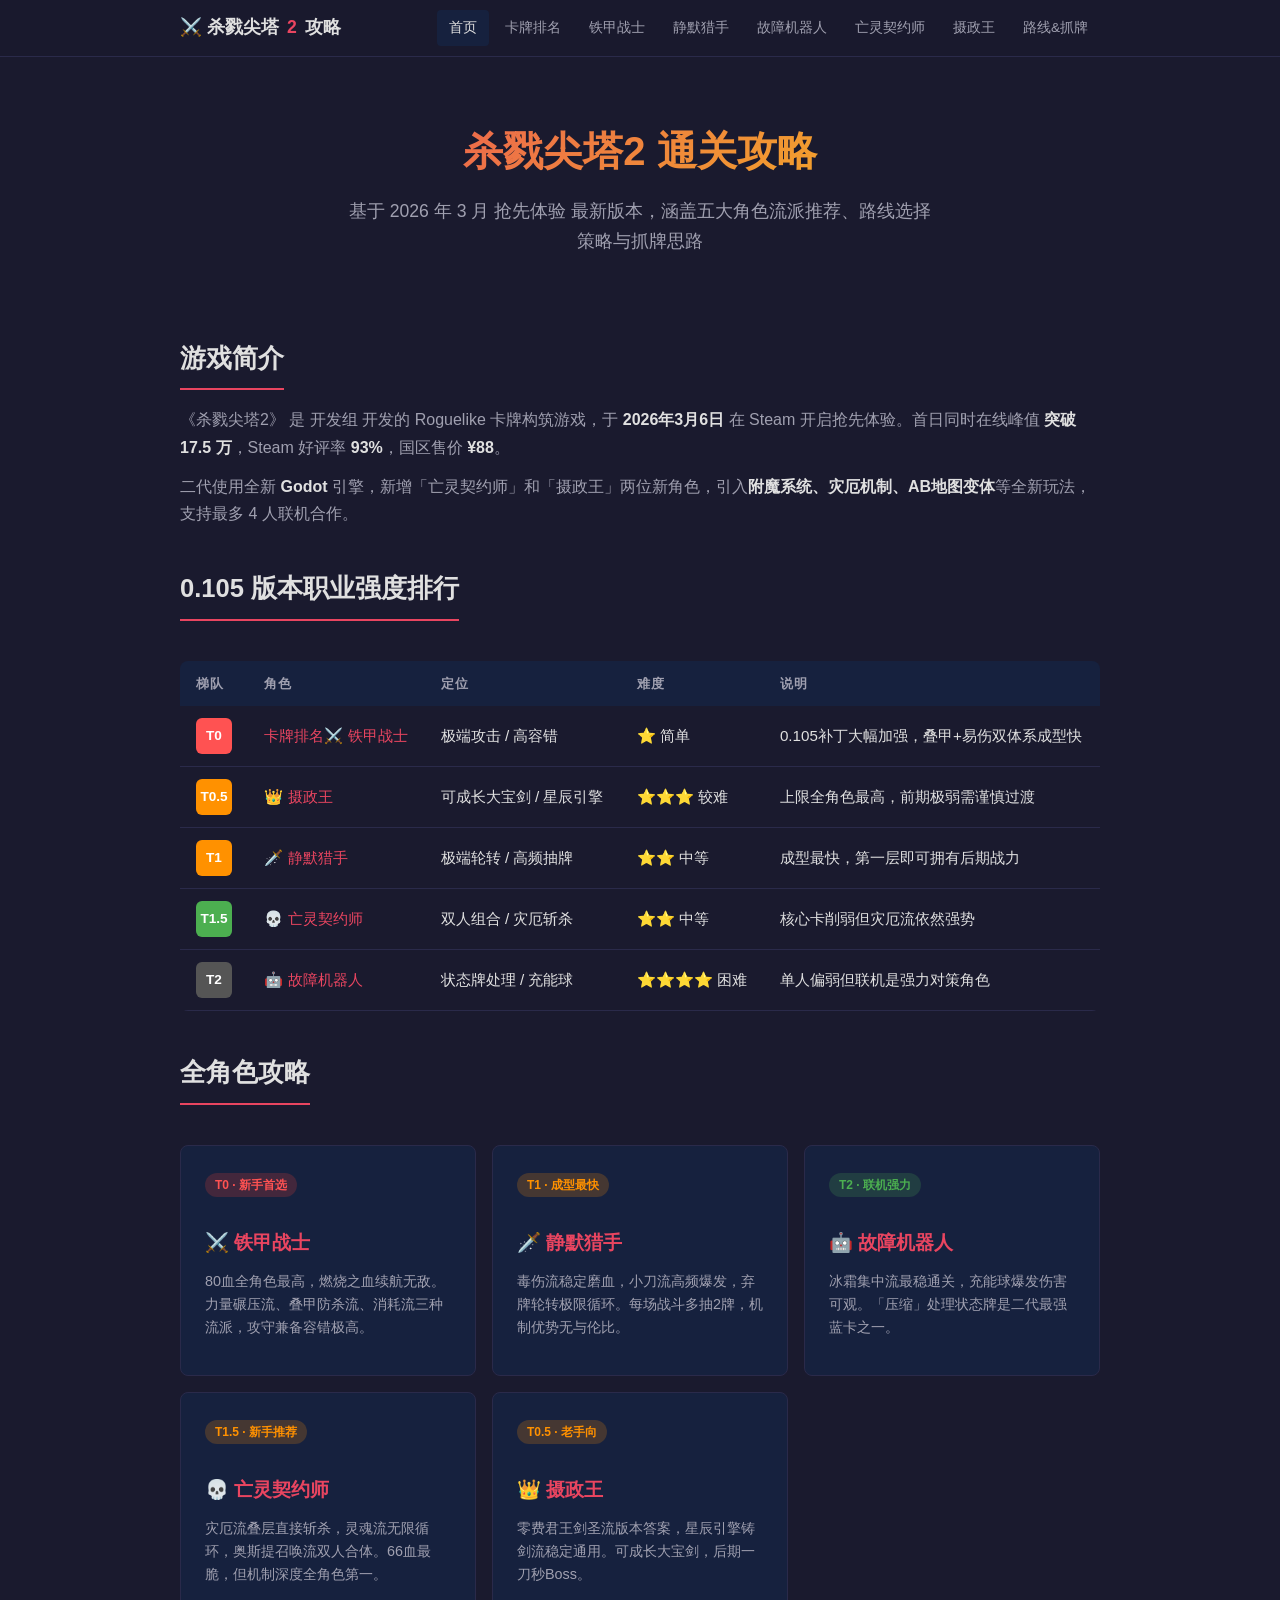
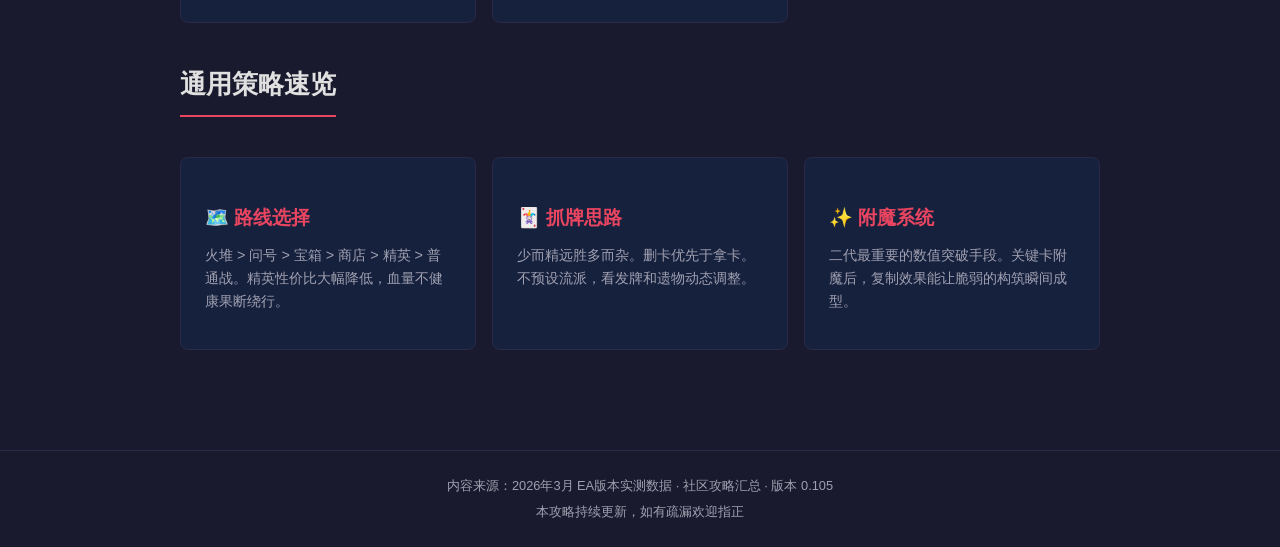
<file: index.html>
<!DOCTYPE html>
<html lang="zh-CN">
<head>
 <meta charset="UTF-8">
 <meta name="viewport" content="width=device-width, initial-scale=1.0">
 <title>杀戮尖塔2 通关攻略 - 全角色流派 | 路线选择 | 抓牌思路</title>
 <meta name="description" content="杀戮尖塔2最全中文攻略：五大角色流派推荐、路线选择策略、抓牌思路、遗物搭配。铁甲战士、静默猎手、故障机器人、亡灵契约师、摄政王全解析。">
 <meta name="keywords" content="杀戮尖塔2,杀戮尖塔2,攻略,流派,铁甲战士,静默猎手,故障机器人,亡灵契约师,摄政王,路线选择,抓牌思路">
 <meta property="og:title" content="杀戮尖塔2 通关攻略 - 全角色流派 | 路线选择 | 抓牌思路">
 <meta property="og:description" content="最全中文攻略：五大角色流派推荐、路线选择策略、抓牌思路、遗物搭配。">
 <meta property="og:type" content="website">
 <meta property="og:locale" content="zh_CN">
 <link rel="canonical" href="https://ksp1026-glitch.github.io/slay-the-spire2-guide/">
 <link rel="stylesheet" href="style.css">
</head>
<body>

<nav class="navbar">
 <div class="inner">
 <a href="index.html" class="logo">⚔️ 杀戮尖塔<span>2</span> 攻略</a>
 <div class="nav-links">
 <a href="index.html" class="active">首页</a>
 <a href="cards.html">卡牌排名</a><a href="ironclad.html">铁甲战士</a>
 <a href="silent.html">静默猎手</a>
 <a href="defect.html">故障机器人</a>
 <a href="necrobinder.html">亡灵契约师</a>
 <a href="regent.html">摄政王</a>
 <a href="strategy.html">路线&抓牌</a>
 </div>
 </div>
</nav>

<div class="hero">
 <h1>杀戮尖塔2 通关攻略</h1>
 <p>基于 2026 年 3 月 抢先体验 最新版本，涵盖五大角色流派推荐、路线选择策略与抓牌思路</p>
</div>

<div class="content">

 <!-- 游戏简介 -->
 <div class="section">
 <h2>游戏简介</h2>
 <p>《杀戮尖塔2》 是 开发组 开发的 Roguelike 卡牌构筑游戏，于 <strong>2026年3月6日</strong> 在 Steam 开启抢先体验。首日同时在线峰值 <strong>突破 17.5 万</strong>，Steam 好评率 <strong>93%</strong>，国区售价 <strong>¥88</strong>。</p>
 <p>二代使用全新 <strong>Godot</strong> 引擎，新增「亡灵契约师」和「摄政王」两位新角色，引入<strong>附魔系统、灾厄机制、AB地图变体</strong>等全新玩法，支持最多 4 人联机合作。</p>
 </div>

 <!-- 职业强度排行 -->
 <div class="section">
 <h2>0.105 版本职业强度排行</h2>
 <table class="tier-table">
 <thead>
 <tr><th>梯队</th><th>角色</th><th>定位</th><th>难度</th><th>说明</th></tr>
 </thead>
 <tbody>
 <tr>
 <td><span class="tier-badge tier-s">T0</span></td>
 <td><a href="cards.html">卡牌排名</a><a href="ironclad.html">⚔️ 铁甲战士</a></td>
 <td>极端攻击 / 高容错</td>
 <td>⭐ 简单</td>
 <td>0.105补丁大幅加强，叠甲+易伤双体系成型快</td>
 </tr>
 <tr>
 <td><span class="tier-badge tier-a">T0.5</span></td>
 <td><a href="regent.html">👑 摄政王</a></td>
 <td>可成长大宝剑 / 星辰引擎</td>
 <td>⭐⭐⭐ 较难</td>
 <td>上限全角色最高，前期极弱需谨慎过渡</td>
 </tr>
 <tr>
 <td><span class="tier-badge tier-a">T1</span></td>
 <td><a href="silent.html">🗡️ 静默猎手</a></td>
 <td>极端轮转 / 高频抽牌</td>
 <td>⭐⭐ 中等</td>
 <td>成型最快，第一层即可拥有后期战力</td>
 </tr>
 <tr>
 <td><span class="tier-badge tier-b">T1.5</span></td>
 <td><a href="necrobinder.html">💀 亡灵契约师</a></td>
 <td>双人组合 / 灾厄斩杀</td>
 <td>⭐⭐ 中等</td>
 <td>核心卡削弱但灾厄流依然强势</td>
 </tr>
 <tr>
 <td><span class="tier-badge tier-c">T2</span></td>
 <td><a href="defect.html">🤖 故障机器人</a></td>
 <td>状态牌处理 / 充能球</td>
 <td>⭐⭐⭐⭐ 困难</td>
 <td>单人偏弱但联机是强力对策角色</td>
 </tr>
 </tbody>
 </table>
 </div>

 <!-- 角色卡片 -->
 <div class="section">
 <h2>全角色攻略</h2>
 <div class="card-grid">
 <a href="ironclad.html" class="card">
 <span class="tag tag-s">T0 · 新手首选</span>
 <h3>⚔️ 铁甲战士</h3>
 <p>80血全角色最高，燃烧之血续航无敌。力量碾压流、叠甲防杀流、消耗流三种流派，攻守兼备容错极高。</p>
 </a>
 <a href="silent.html" class="card">
 <span class="tag tag-a">T1 · 成型最快</span>
 <h3>🗡️ 静默猎手</h3>
 <p>毒伤流稳定磨血，小刀流高频爆发，弃牌轮转极限循环。每场战斗多抽2牌，机制优势无与伦比。</p>
 </a>
 <a href="defect.html" class="card">
 <span class="tag tag-b">T2 · 联机强力</span>
 <h3>🤖 故障机器人</h3>
 <p>冰霜集中流最稳通关，充能球爆发伤害可观。「压缩」处理状态牌是二代最强蓝卡之一。</p>
 </a>
 <a href="necrobinder.html" class="card">
 <span class="tag tag-a">T1.5 · 新手推荐</span>
 <h3>💀 亡灵契约师</h3>
 <p>灾厄流叠层直接斩杀，灵魂流无限循环，奥斯提召唤流双人合体。66血最脆，但机制深度全角色第一。</p>
 </a>
 <a href="regent.html" class="card">
 <span class="tag tag-a">T0.5 · 老手向</span>
 <h3>👑 摄政王</h3>
 <p>零费君王剑圣流版本答案，星辰引擎铸剑流稳定通用。可成长大宝剑，后期一刀秒Boss。</p>
 </a>
 </div>
 </div>

 <!-- 通用策略速览 -->
 <div class="section">
 <h2>通用策略速览</h2>
 <div class="card-grid">
 <a href="strategy.html#route" class="card">
 <h3>🗺️ 路线选择</h3>
 <p>火堆 > 问号 > 宝箱 > 商店 > 精英 > 普通战。精英性价比大幅降低，血量不健康果断绕行。</p>
 </a>
 <a href="strategy.html#pick" class="card">
 <h3>🃏 抓牌思路</h3>
 <p>少而精远胜多而杂。删卡优先于拿卡。不预设流派，看发牌和遗物动态调整。</p>
 </a>
 <a href="strategy.html#enchant" class="card">
 <h3>✨ 附魔系统</h3>
 <p>二代最重要的数值突破手段。关键卡附魔后，复制效果能让脆弱的构筑瞬间成型。</p>
 </a>
 </div>
 </div>

</div>

<footer class="footer">
 <p>内容来源：2026年3月 EA版本实测数据 · 社区攻略汇总 · 版本 0.105</p>
 <p style="margin-top:4px;">本攻略持续更新，如有疏漏欢迎指正</p>
</footer>

</body>
</html>
</file>
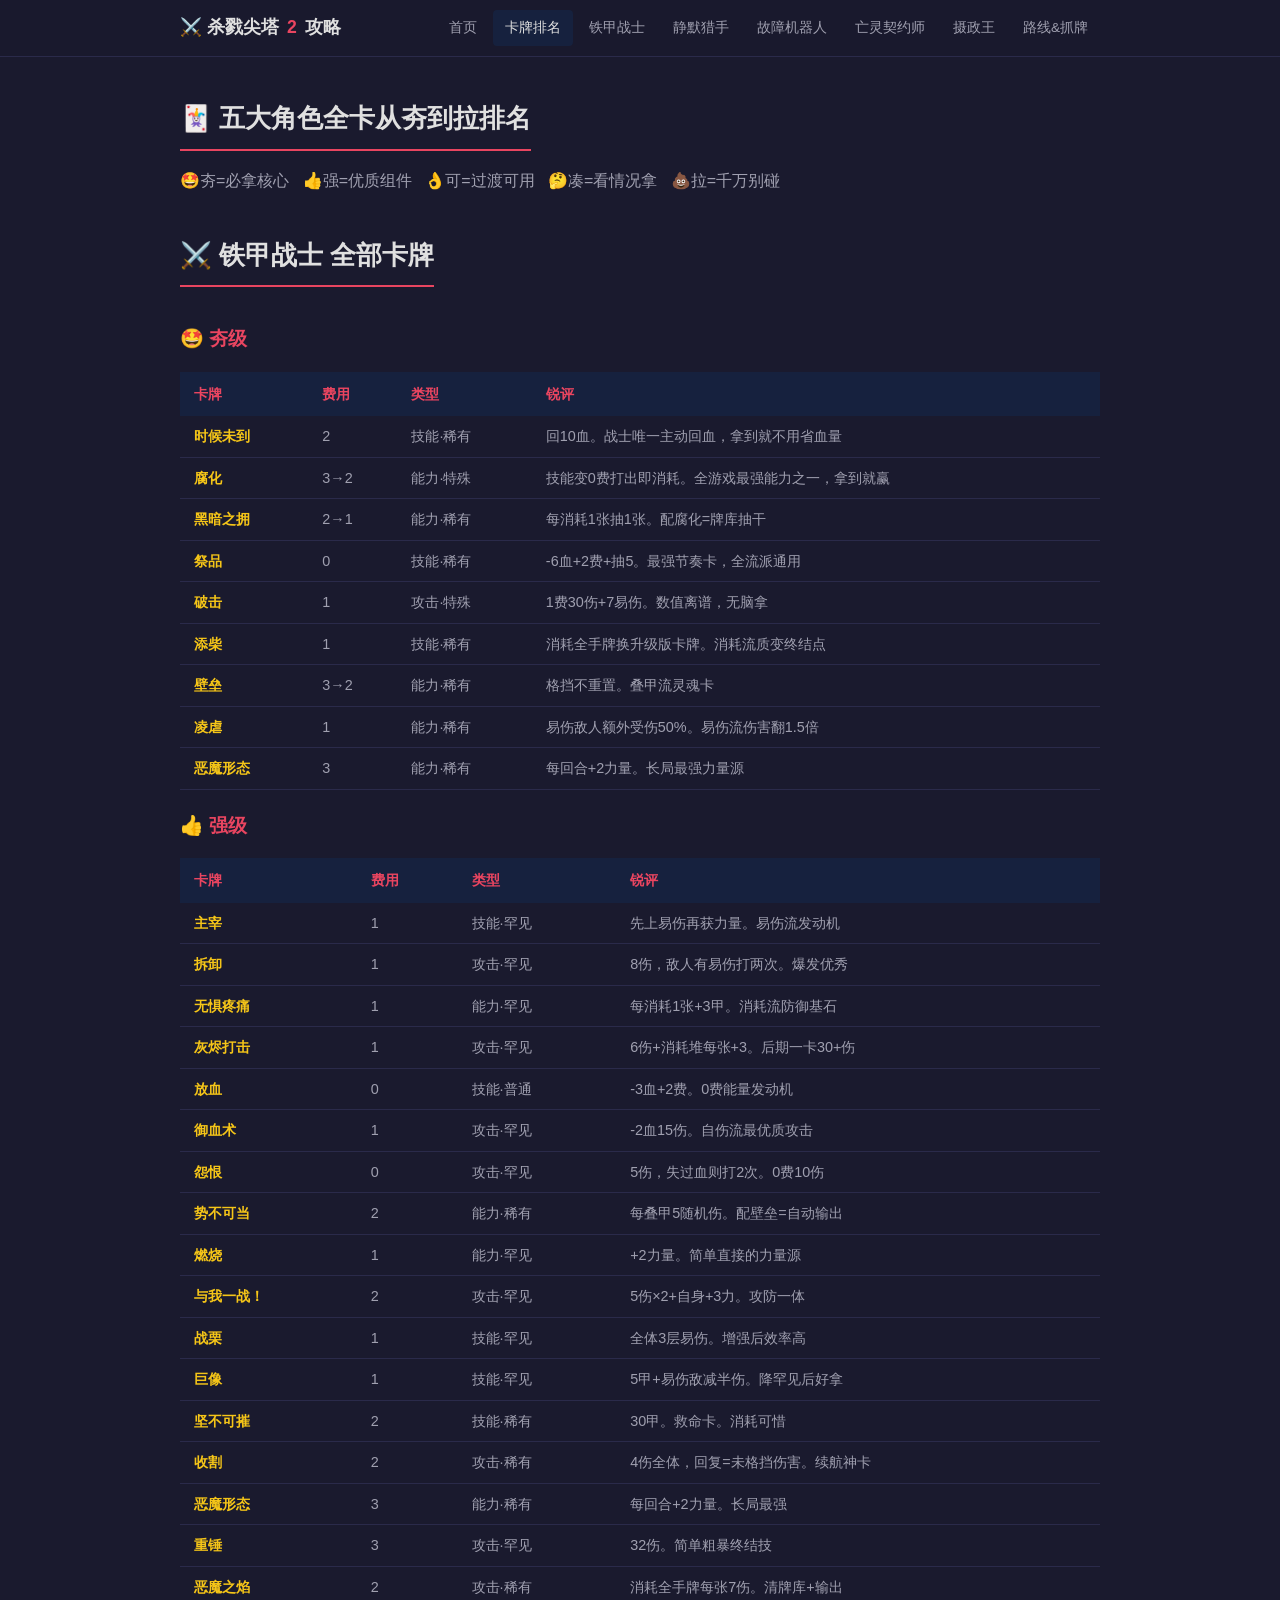
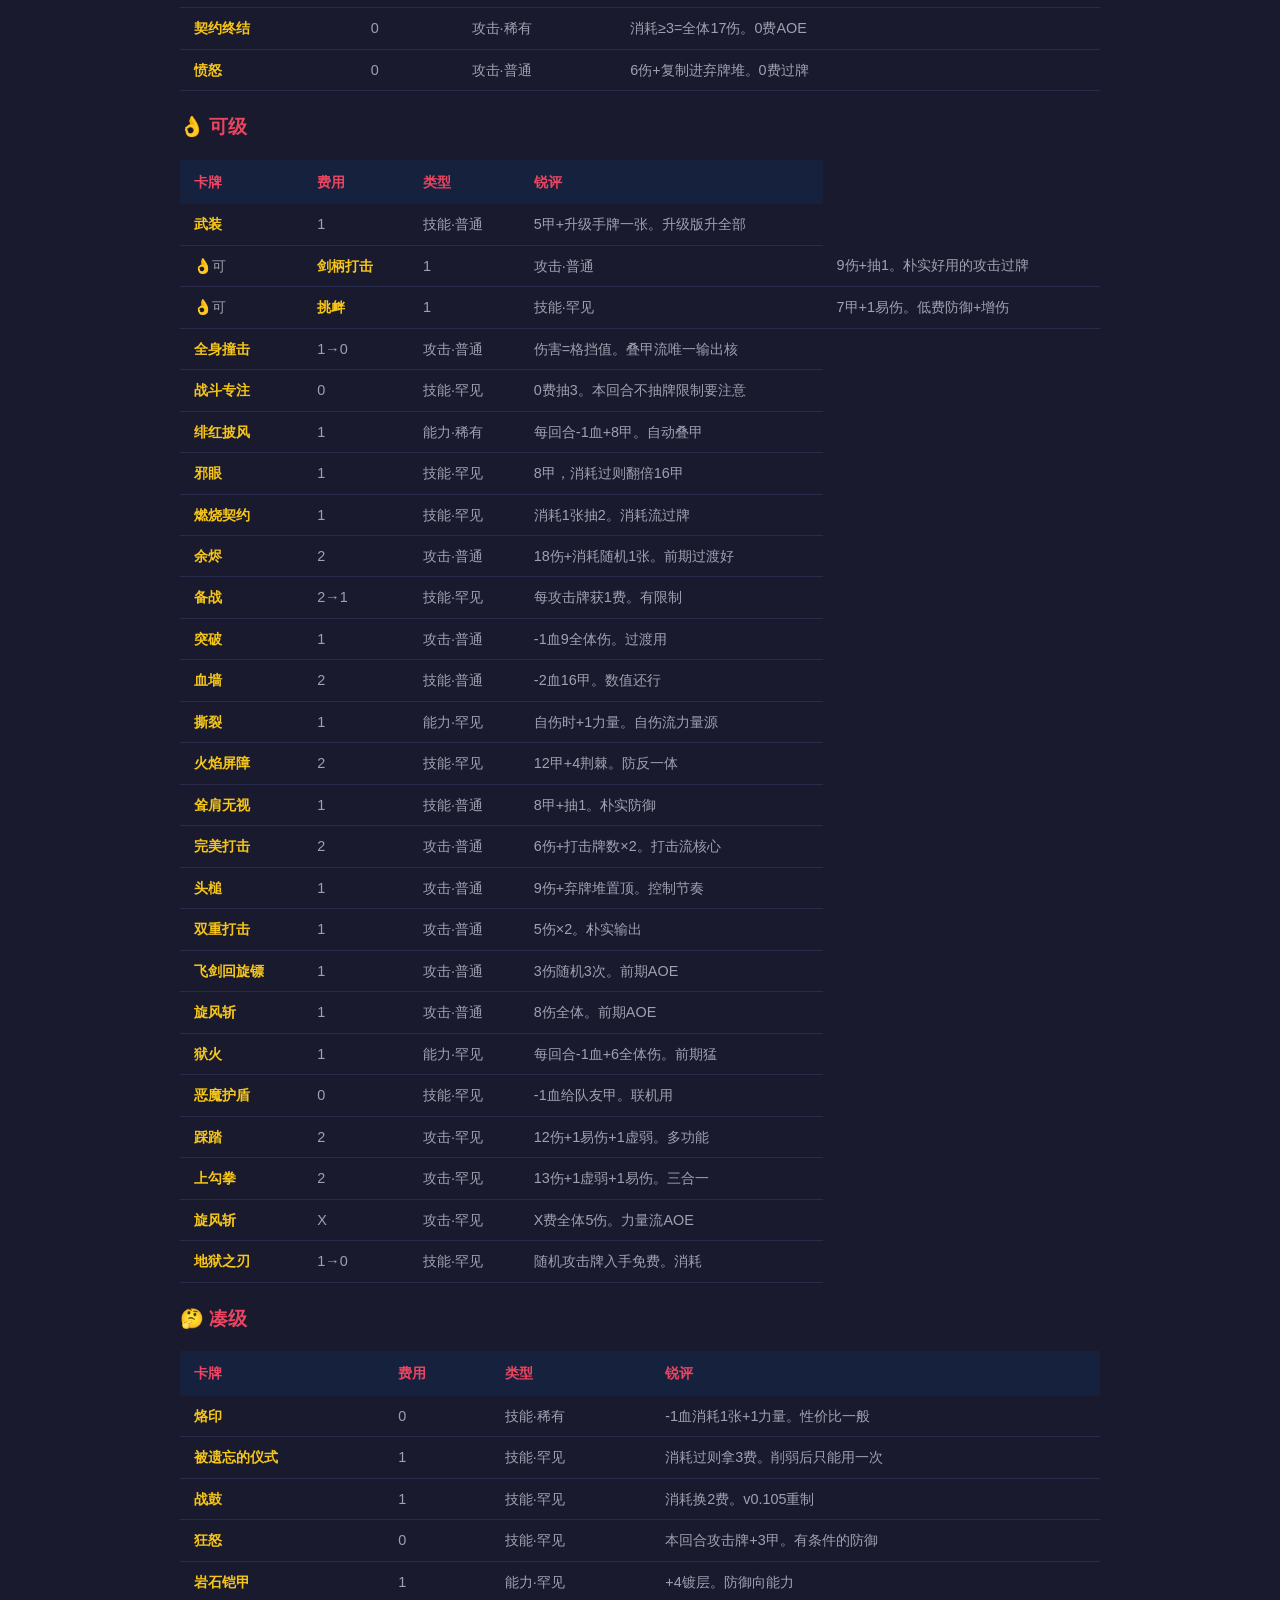
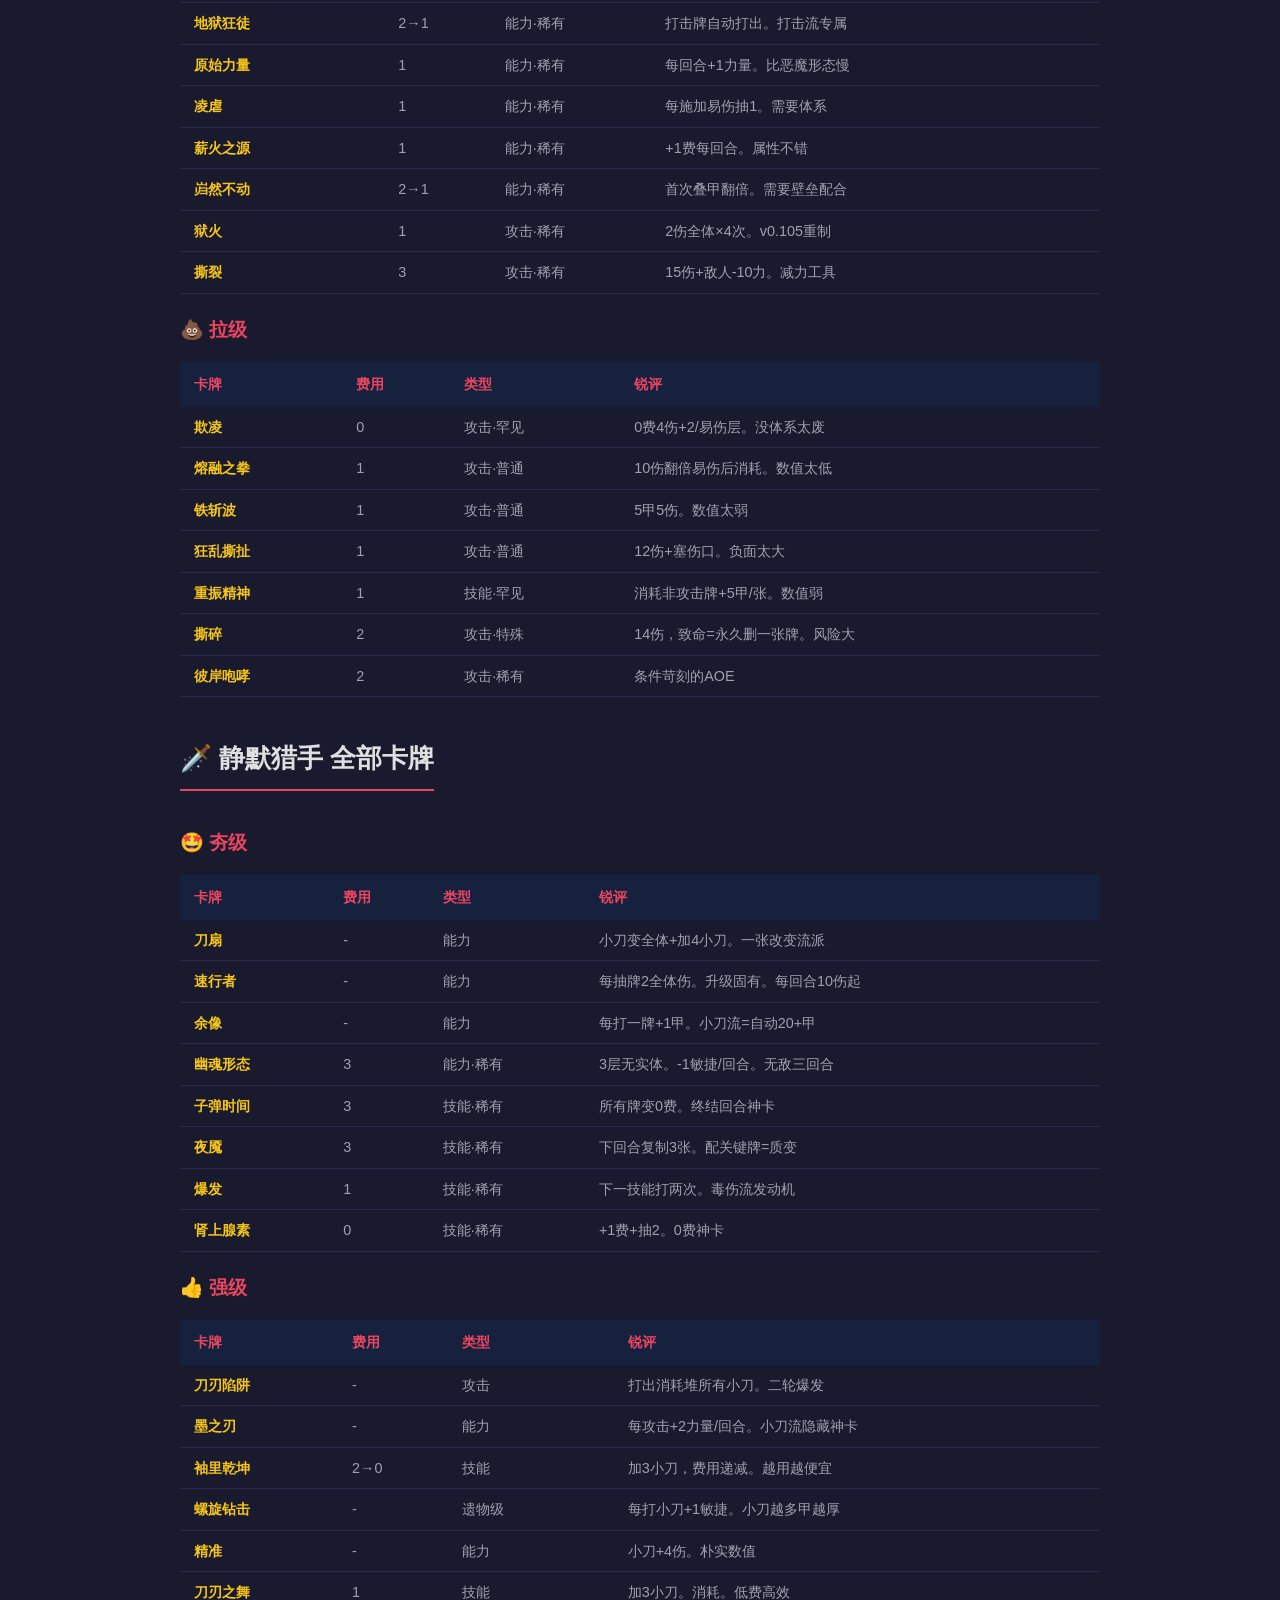
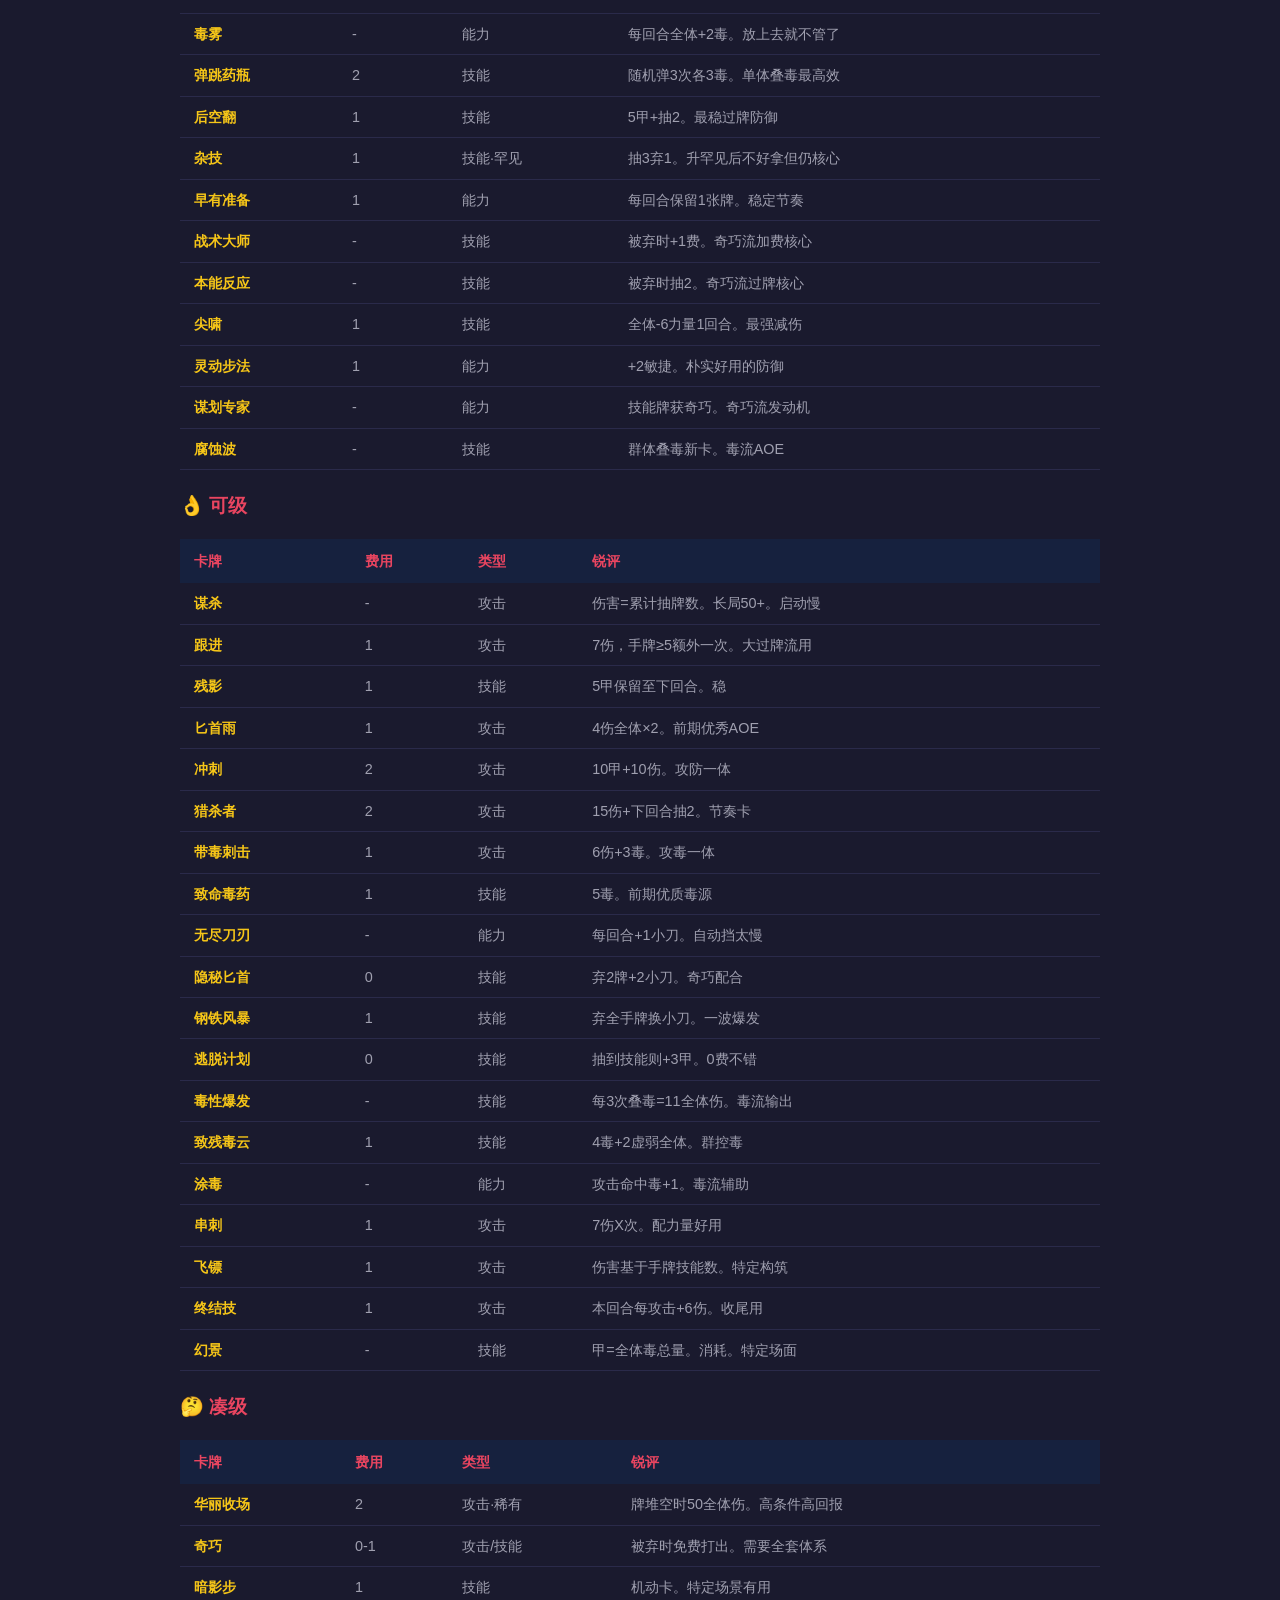
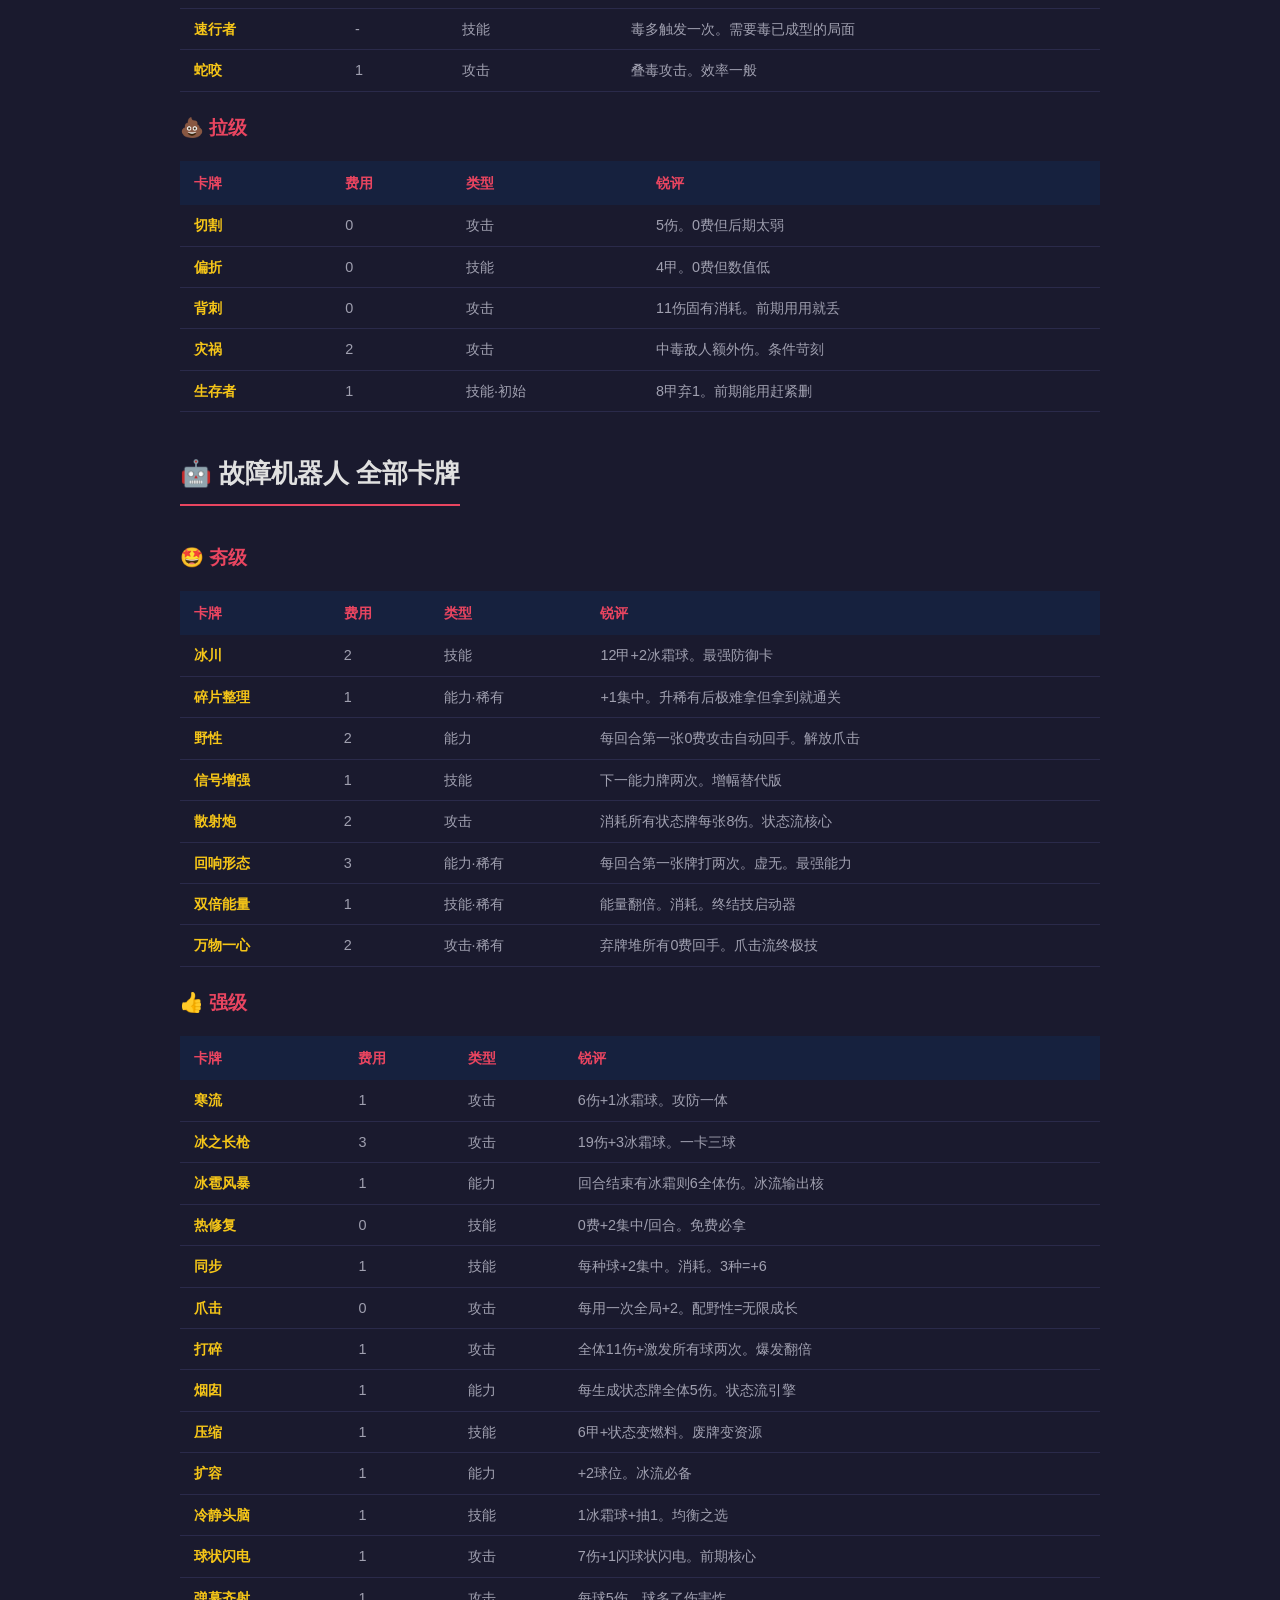
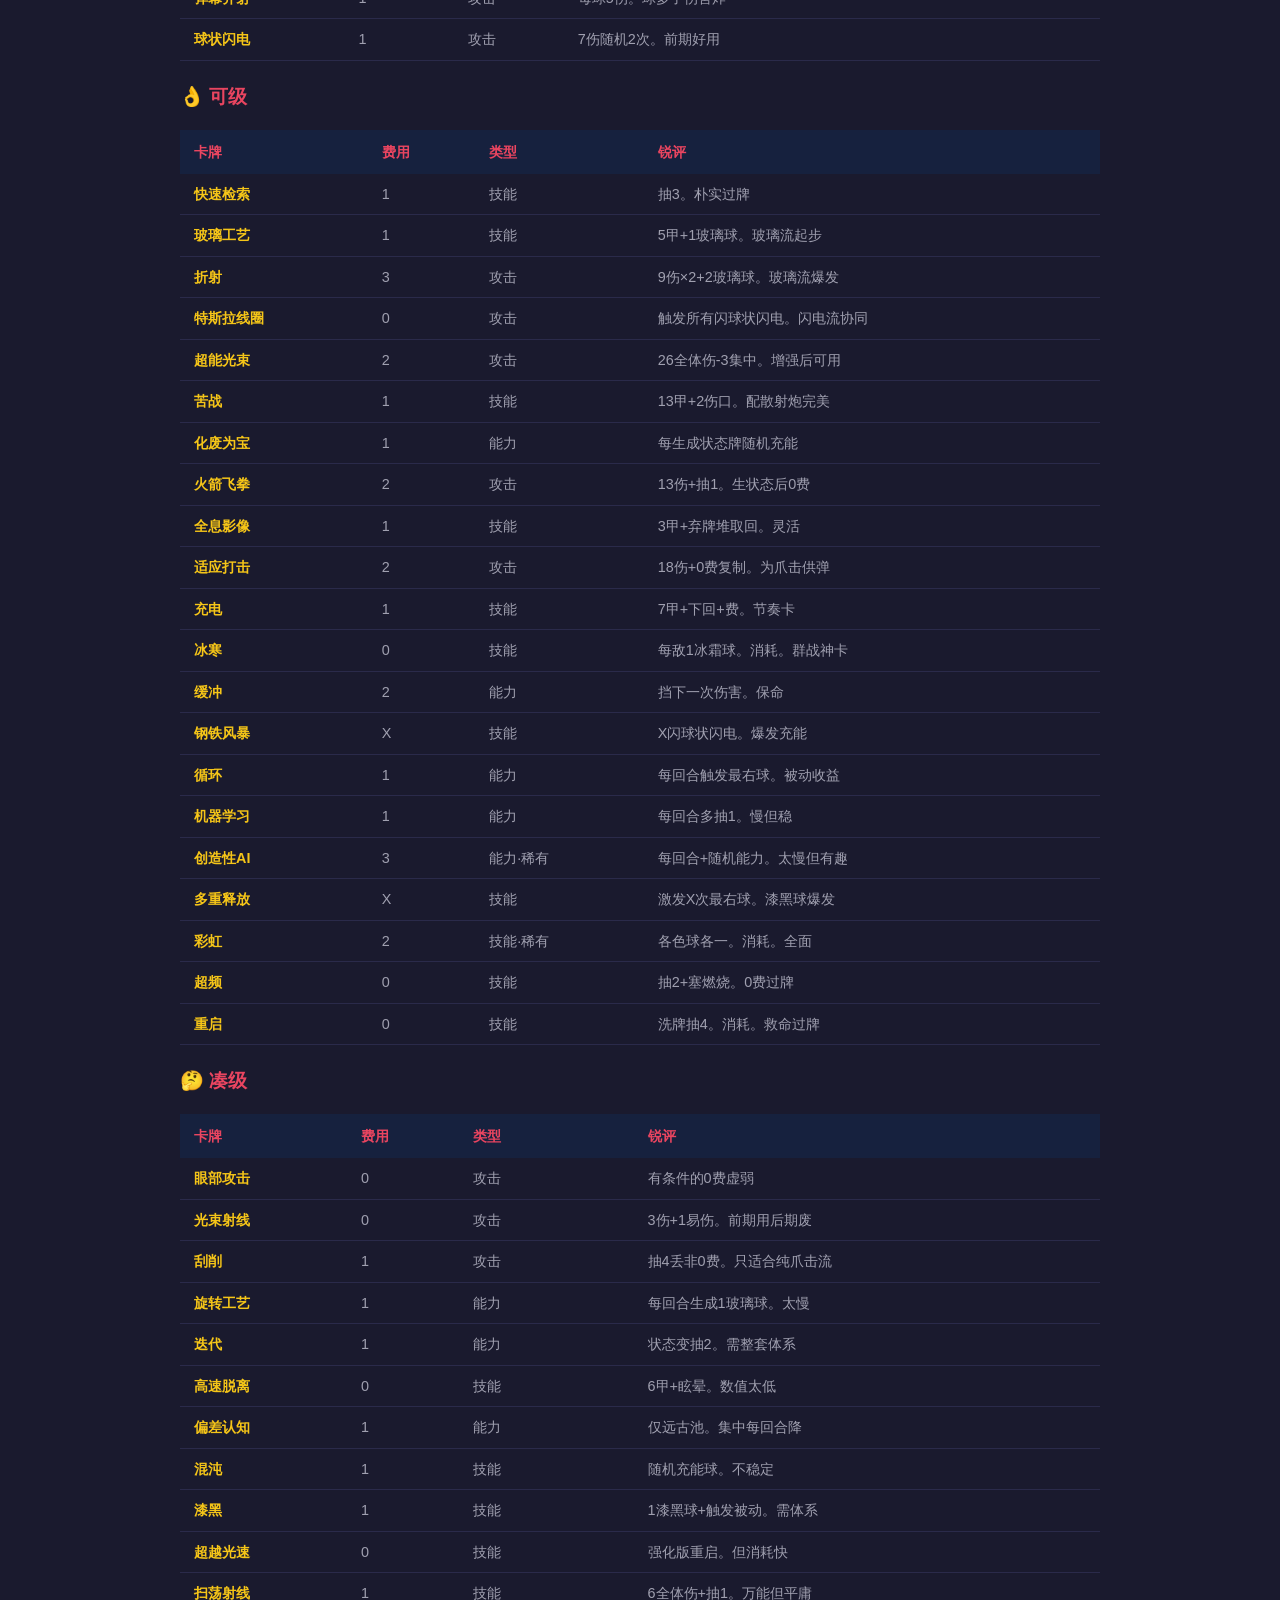
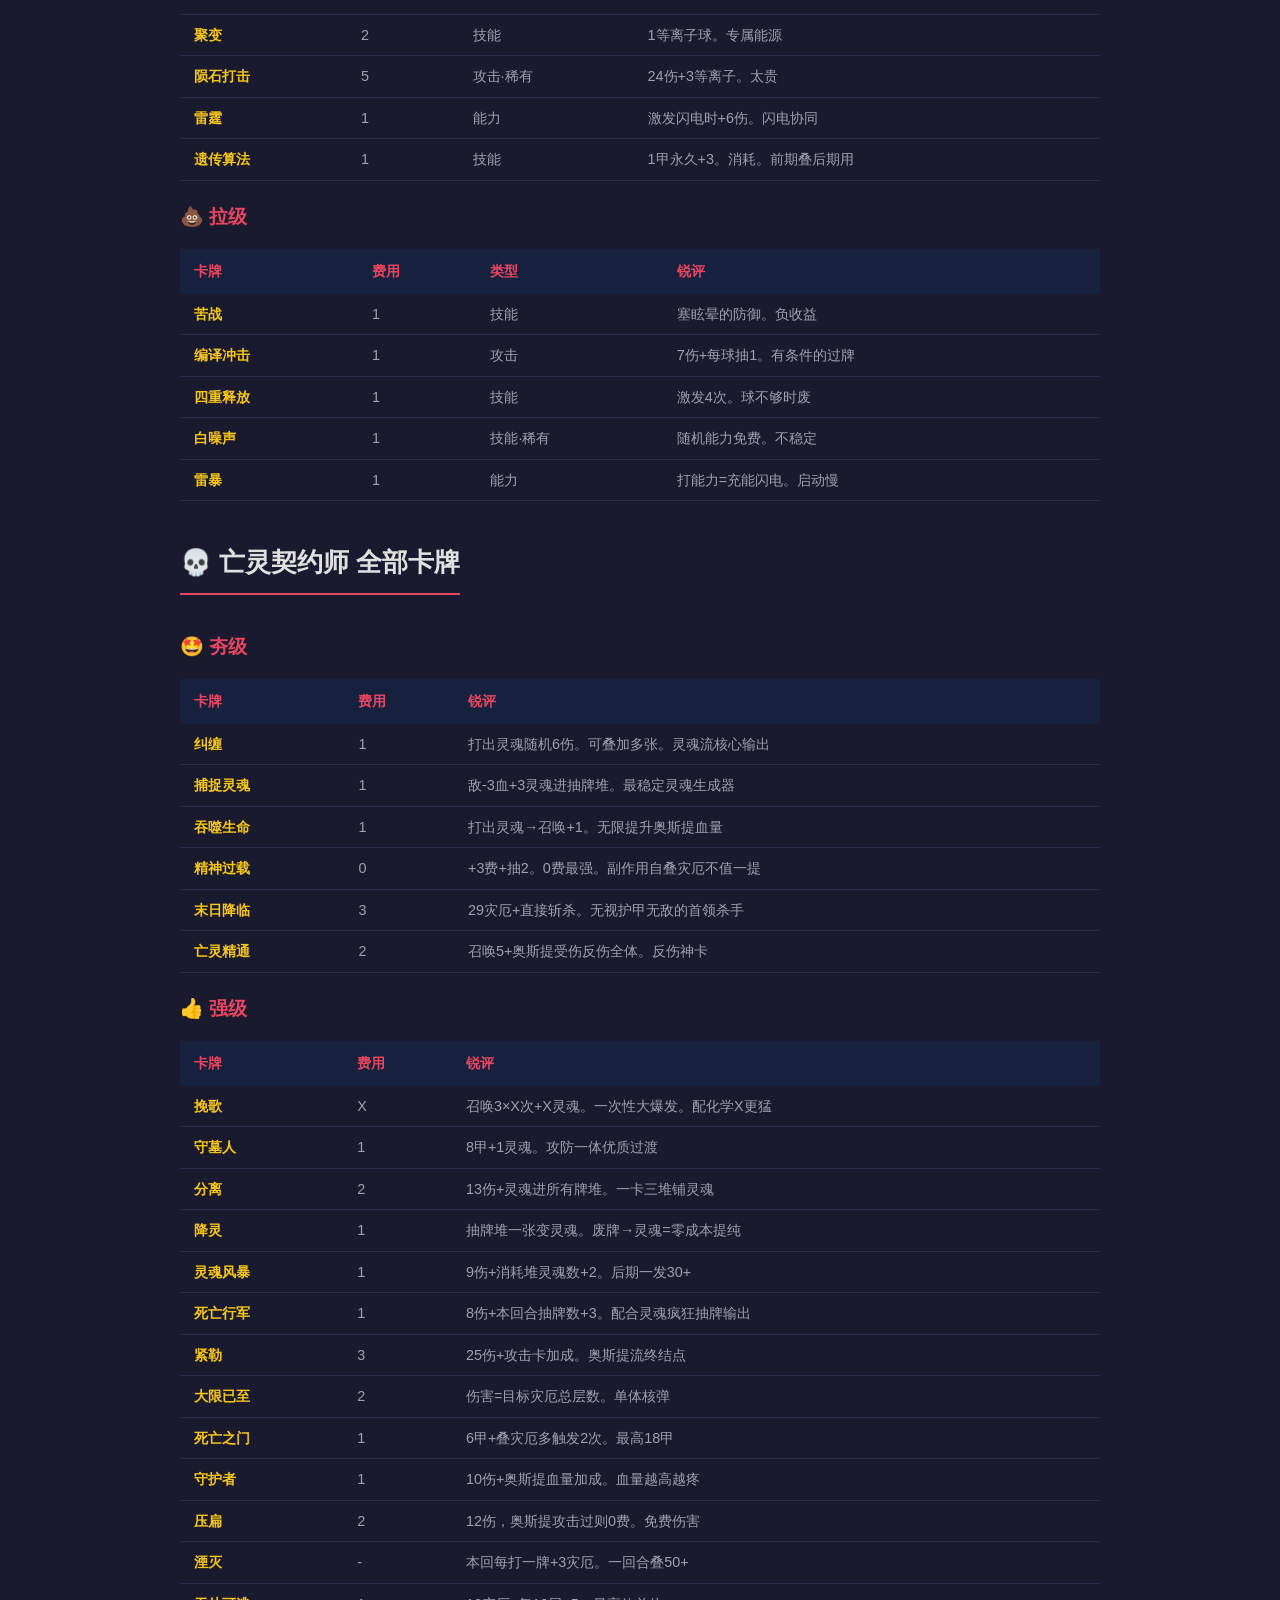
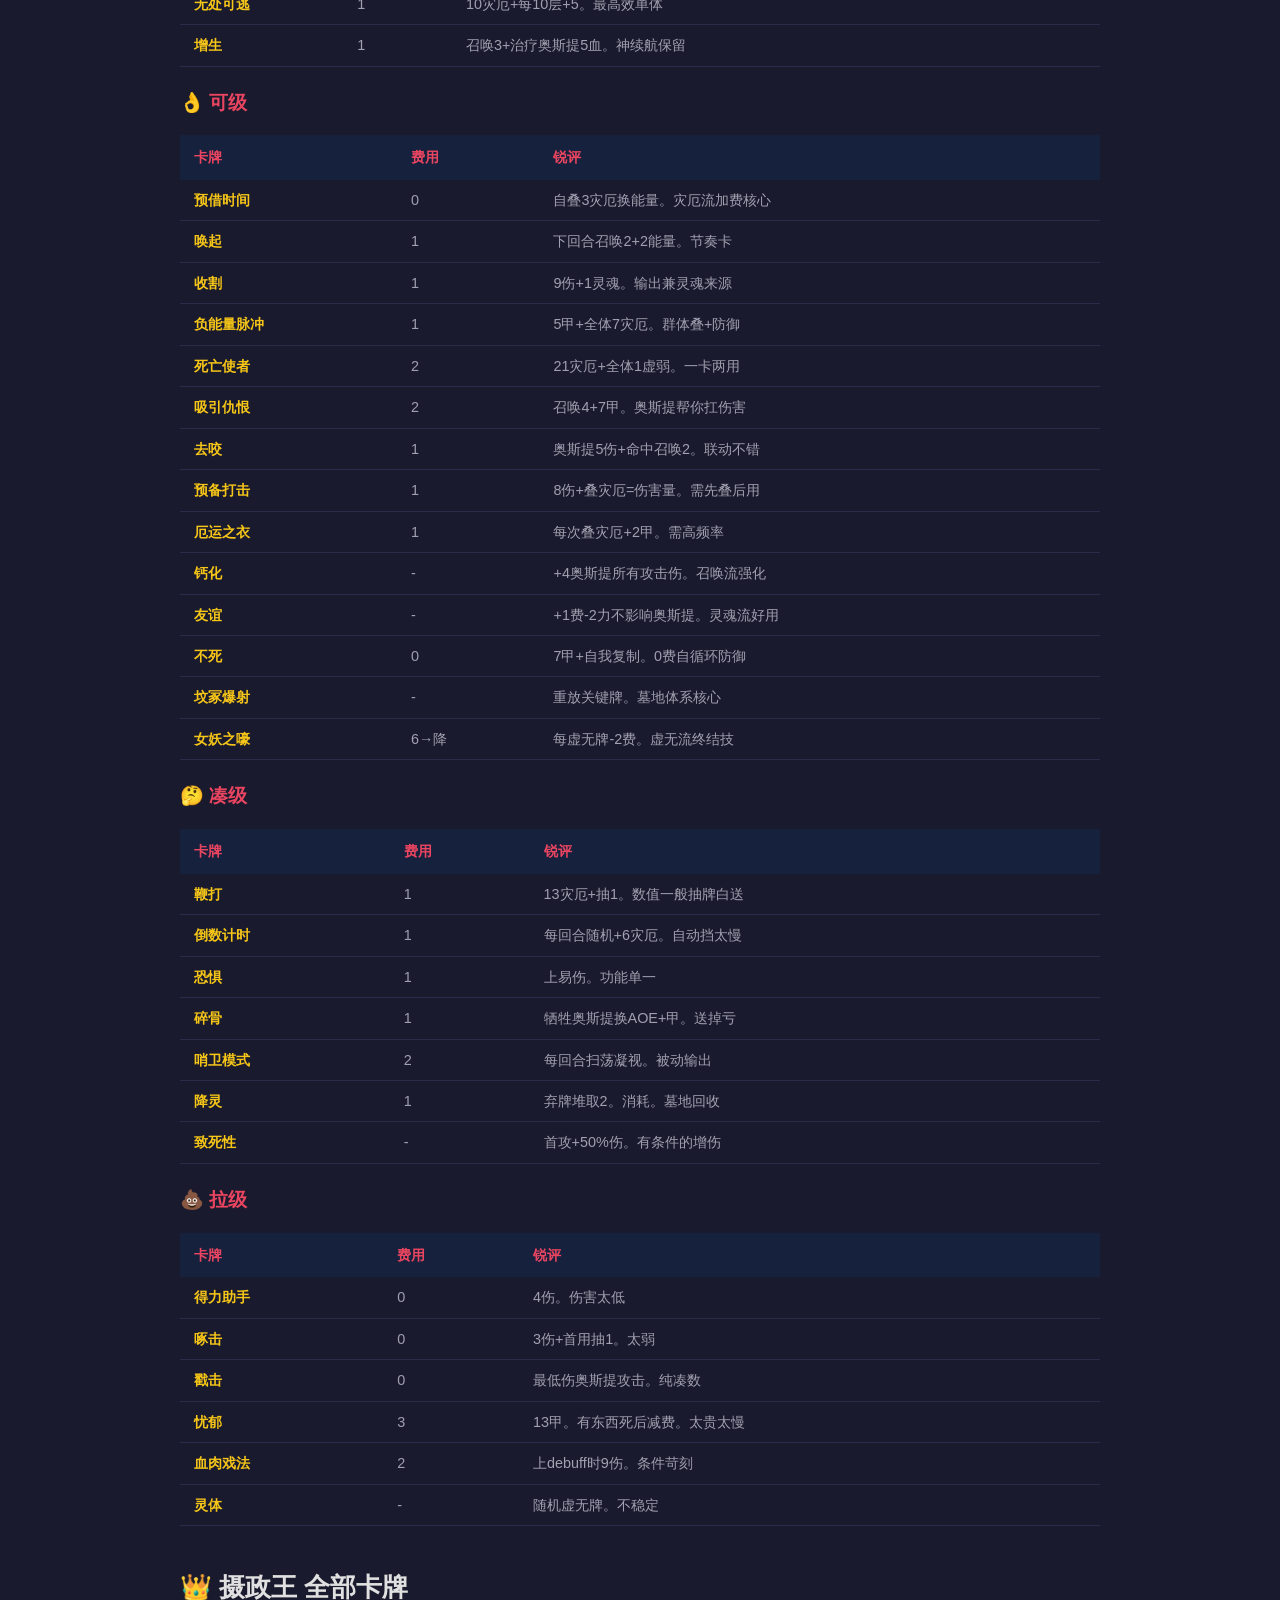
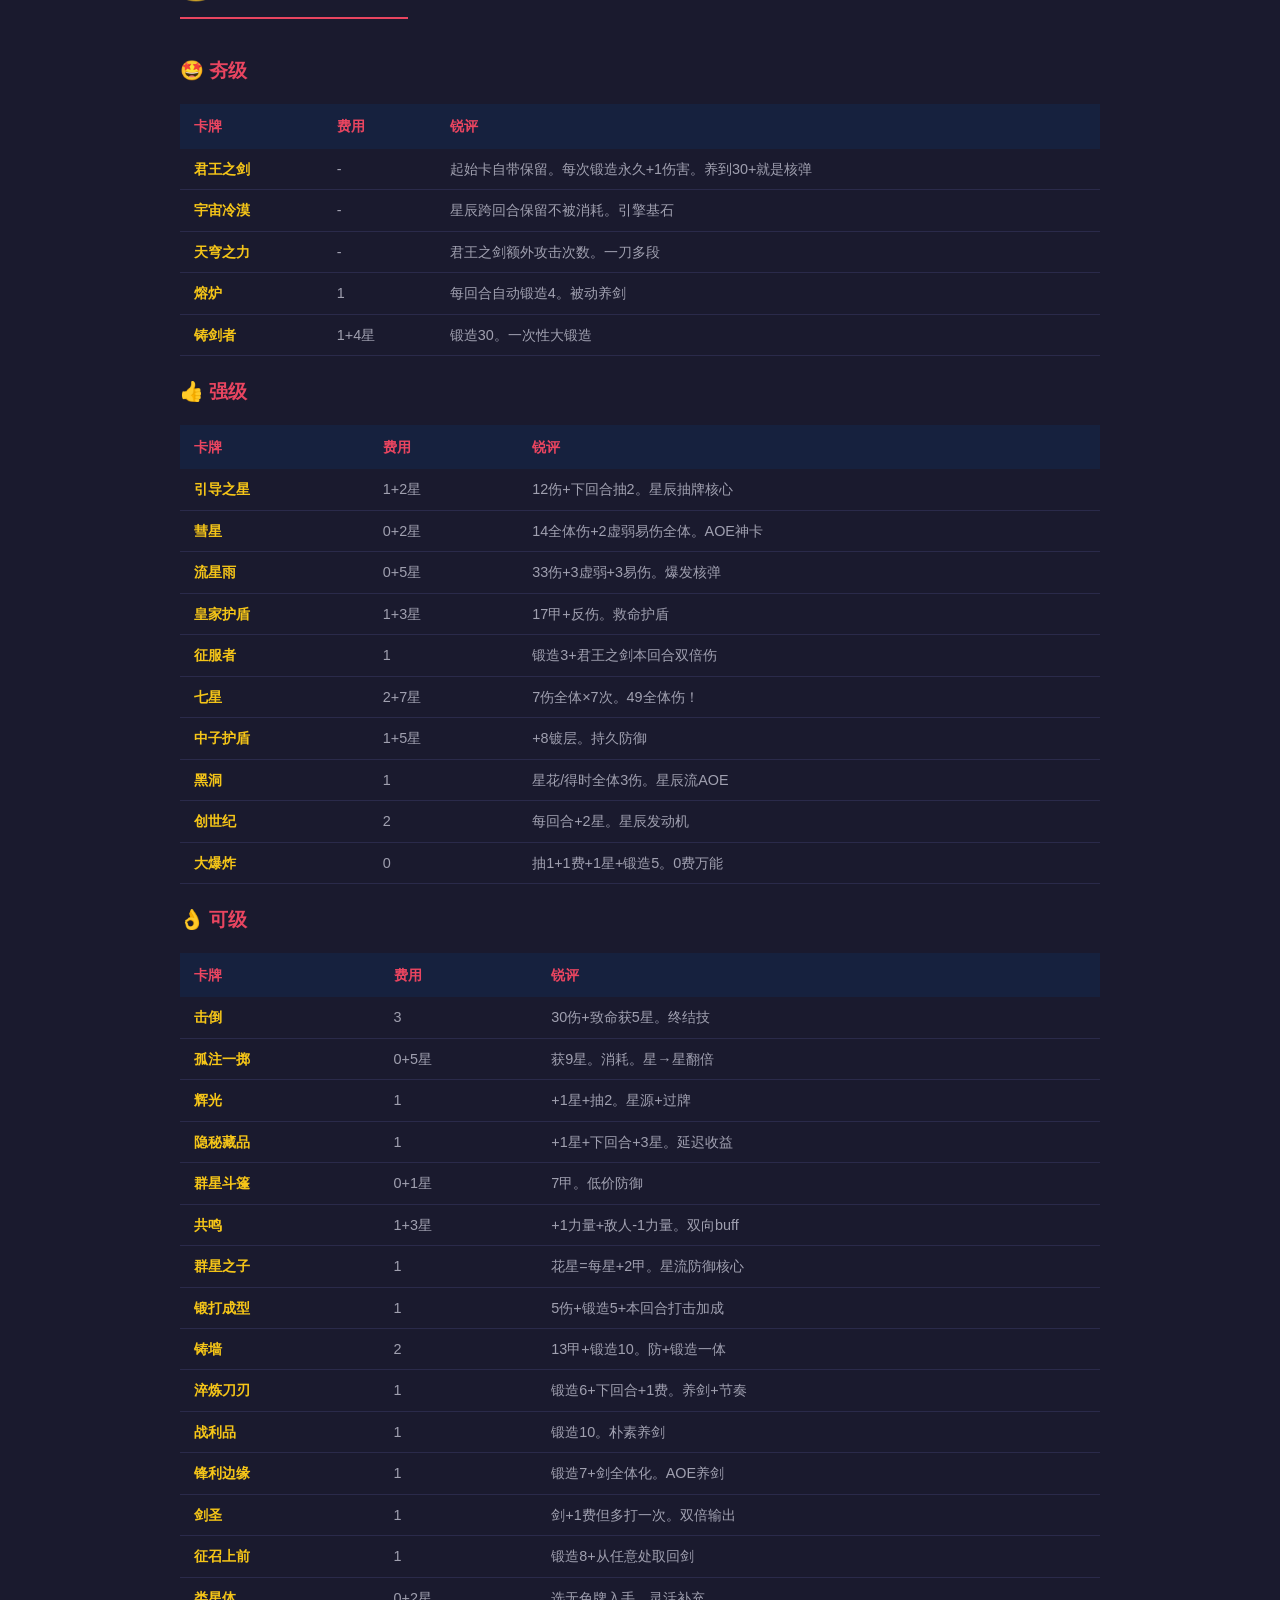
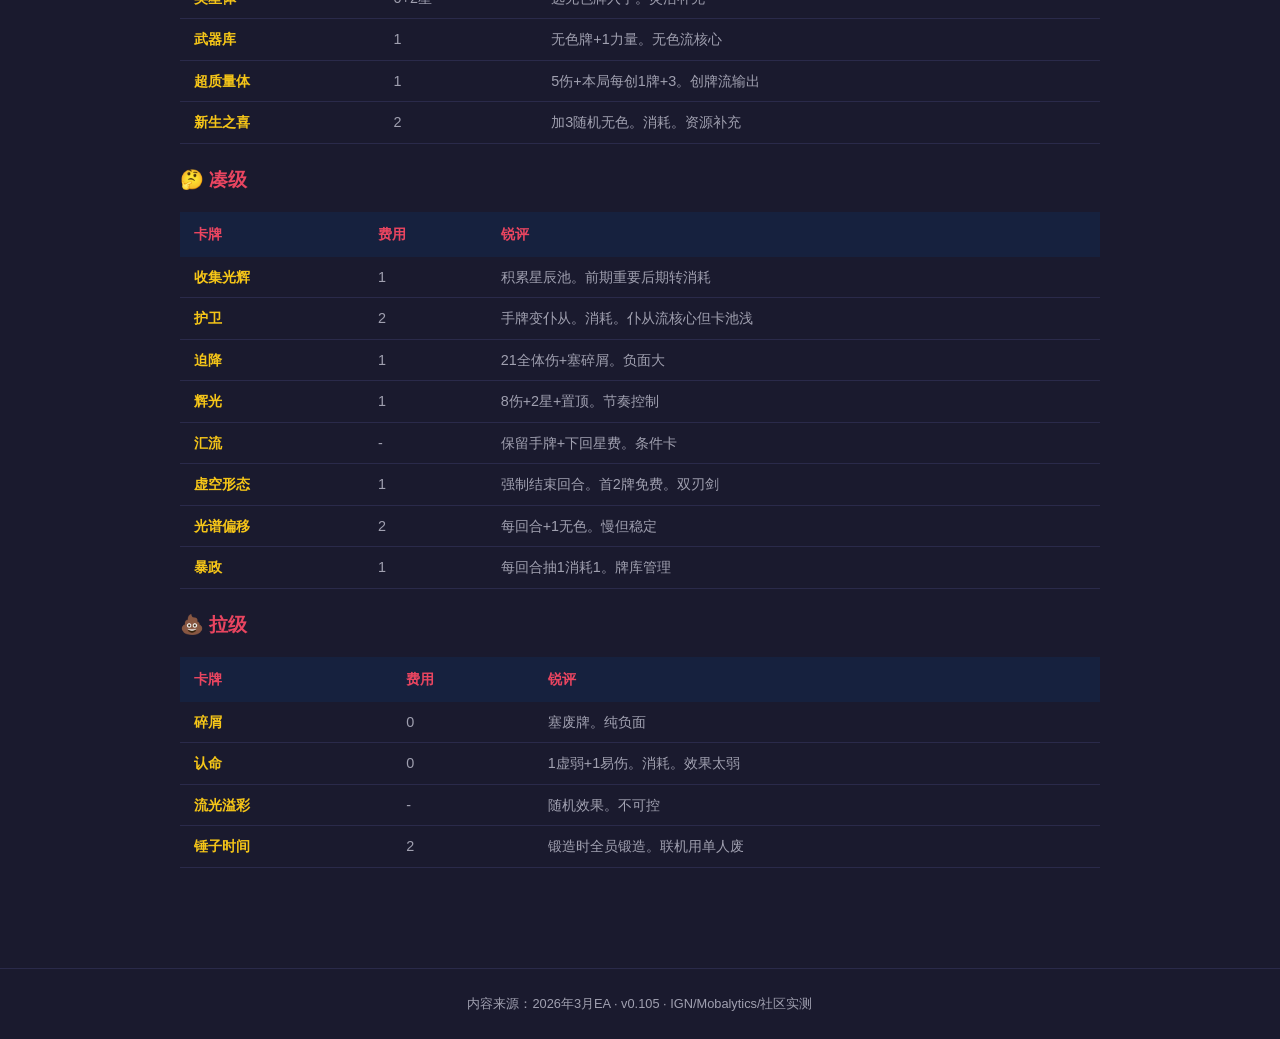
<file: cards.html>
<!DOCTYPE html>
<html lang="zh-CN">
<head>
<meta charset="UTF-8"><meta name="viewport" content="width=device-width,initial-scale=1.0">
<title>全卡牌从夯到拉排名 - 杀戮尖塔2 五大角色全卡锐评</title>
<meta name="description" content="杀戮尖塔2五大角色全部卡牌从夯到拉锐评排名。铁甲战士80+卡、静默猎手80+卡、故障机器人88卡、亡灵契约师70+卡、摄政王60+卡。">
<meta property="og:title" content="全卡牌从夯到拉排名 - 杀戮尖塔2"><meta property="og:description" content="五大角色全卡锐评：🤩夯必拿、👍强推荐、👌可过渡、🤔凑合、💩拉别碰。"><meta property="og:type" content="website"><meta property="og:locale" content="zh_CN">
<link rel="canonical" href="https://ksp1026-glitch.github.io/slay-the-spire2-guide/cards.html"><link rel="stylesheet" href="style.css">
</head>
<body>
<nav class="navbar"><div class="inner">
<a href="index.html" class="logo">⚔️ 杀戮尖塔<span>2</span> 攻略</a>
<div class="nav-links"><a href="index.html">首页</a><a href="cards.html" class="active">卡牌排名</a><a href="ironclad.html">铁甲战士</a><a href="silent.html">静默猎手</a><a href="defect.html">故障机器人</a><a href="necrobinder.html">亡灵契约师</a><a href="regent.html">摄政王</a><a href="strategy.html">路线&抓牌</a></div>
</div></nav>
<div class="content" style="margin-top:30px;">

<div class="section"><h2>🃏 五大角色全卡从夯到拉排名</h2>
<p>🤩夯=必拿核心 &nbsp; 👍强=优质组件 &nbsp; 👌可=过渡可用 &nbsp; 🤔凑=看情况拿 &nbsp; 💩拉=千万别碰</p></div>

<!-- ====== 铁甲战士 ====== -->
<div class="section"><h2>⚔️ 铁甲战士 全部卡牌</h2>

<h3>🤩 夯级</h3>
<table class="card-table"><thead><tr><th>卡牌</th><th>费用</th><th>类型</th><th>锐评</th></tr></thead><tbody>
<tr><td class="card-name">时候未到</td><td>2</td><td>技能·稀有</td><td>回10血。战士唯一主动回血，拿到就不用省血量</td></tr>
<tr><td class="card-name">腐化</td><td>3→2</td><td>能力·特殊</td><td>技能变0费打出即消耗。全游戏最强能力之一，拿到就赢</td></tr>
<tr><td class="card-name">黑暗之拥</td><td>2→1</td><td>能力·稀有</td><td>每消耗1张抽1张。配腐化=牌库抽干</td></tr>
<tr><td class="card-name">祭品</td><td>0</td><td>技能·稀有</td><td>-6血+2费+抽5。最强节奏卡，全流派通用</td></tr>
<tr><td class="card-name">破击</td><td>1</td><td>攻击·特殊</td><td>1费30伤+7易伤。数值离谱，无脑拿</td></tr>
<tr><td class="card-name">添柴</td><td>1</td><td>技能·稀有</td><td>消耗全手牌换升级版卡牌。消耗流质变终结点</td></tr>
<tr><td class="card-name">壁垒</td><td>3→2</td><td>能力·稀有</td><td>格挡不重置。叠甲流灵魂卡</td></tr>
<tr><td class="card-name">凌虐</td><td>1</td><td>能力·稀有</td><td>易伤敌人额外受伤50%。易伤流伤害翻1.5倍</td></tr>
<tr><td class="card-name">恶魔形态</td><td>3</td><td>能力·稀有</td><td>每回合+2力量。长局最强力量源</td></tr>
</tbody></table>

<h3>👍 强级</h3>
<table class="card-table"><thead><tr><th>卡牌</th><th>费用</th><th>类型</th><th>锐评</th></tr></thead><tbody>
<tr><td class="card-name">主宰</td><td>1</td><td>技能·罕见</td><td>先上易伤再获力量。易伤流发动机</td></tr>
<tr><td class="card-name">拆卸</td><td>1</td><td>攻击·罕见</td><td>8伤，敌人有易伤打两次。爆发优秀</td></tr>
<tr><td class="card-name">无惧疼痛</td><td>1</td><td>能力·罕见</td><td>每消耗1张+3甲。消耗流防御基石</td></tr>
<tr><td class="card-name">灰烬打击</td><td>1</td><td>攻击·罕见</td><td>6伤+消耗堆每张+3。后期一卡30+伤</td></tr>
<tr><td class="card-name">放血</td><td>0</td><td>技能·普通</td><td>-3血+2费。0费能量发动机</td></tr>
<tr><td class="card-name">御血术</td><td>1</td><td>攻击·罕见</td><td>-2血15伤。自伤流最优质攻击</td></tr>
<tr><td class="card-name">怨恨</td><td>0</td><td>攻击·罕见</td><td>5伤，失过血则打2次。0费10伤</td></tr>
<tr><td class="card-name">势不可当</td><td>2</td><td>能力·稀有</td><td>每叠甲5随机伤。配壁垒=自动输出</td></tr>
<tr><td class="card-name">燃烧</td><td>1</td><td>能力·罕见</td><td>+2力量。简单直接的力量源</td></tr>
<tr><td class="card-name">与我一战！</td><td>2</td><td>攻击·罕见</td><td>5伤×2+自身+3力。攻防一体</td></tr>
<tr><td class="card-name">战栗</td><td>1</td><td>技能·罕见</td><td>全体3层易伤。增强后效率高</td></tr>
<tr><td class="card-name">巨像</td><td>1</td><td>技能·罕见</td><td>5甲+易伤敌减半伤。降罕见后好拿</td></tr>
<tr><td class="card-name">坚不可摧</td><td>2</td><td>技能·稀有</td><td>30甲。救命卡。消耗可惜</td></tr>
<tr><td class="card-name">收割</td><td>2</td><td>攻击·稀有</td><td>4伤全体，回复=未格挡伤害。续航神卡</td></tr>
<tr><td class="card-name">恶魔形态</td><td>3</td><td>能力·稀有</td><td>每回合+2力量。长局最强</td></tr>
<tr><td class="card-name">重锤</td><td>3</td><td>攻击·罕见</td><td>32伤。简单粗暴终结技</td></tr>
<tr><td class="card-name">恶魔之焰</td><td>2</td><td>攻击·稀有</td><td>消耗全手牌每张7伤。清牌库+输出</td></tr>
<tr><td class="card-name">契约终结</td><td>0</td><td>攻击·稀有</td><td>消耗≥3=全体17伤。0费AOE</td></tr>
<tr><td class="card-name">愤怒</td><td>0</td><td>攻击·普通</td><td>6伤+复制进弃牌堆。0费过牌</td></tr>
</tbody></table>

<h3>👌 可级</h3>
<table class="card-table"><thead><tr><th>卡牌</th><th>费用</th><th>类型</th><th>锐评</th></tr></thead><tbody>
<tr><td class="card-name">武装</td><td>1</td><td>技能·普通</td><td>5甲+升级手牌一张。升级版升全部</td></tr>
<tr><td>👌可</td><td class="card-name">剑柄打击</td><td>1</td><td>攻击·普通</td><td>9伤+抽1。朴实好用的攻击过牌</td></tr>
<tr><td>👌可</td><td class="card-name">挑衅</td><td>1</td><td>技能·罕见</td><td>7甲+1易伤。低费防御+增伤</td></tr>
<tr><td class="card-name">全身撞击</td><td>1→0</td><td>攻击·普通</td><td>伤害=格挡值。叠甲流唯一输出核</td></tr>
<tr><td class="card-name">战斗专注</td><td>0</td><td>技能·罕见</td><td>0费抽3。本回合不抽牌限制要注意</td></tr>
<tr><td class="card-name">绯红披风</td><td>1</td><td>能力·稀有</td><td>每回合-1血+8甲。自动叠甲</td></tr>
<tr><td class="card-name">邪眼</td><td>1</td><td>技能·罕见</td><td>8甲，消耗过则翻倍16甲</td></tr>
<tr><td class="card-name">燃烧契约</td><td>1</td><td>技能·罕见</td><td>消耗1张抽2。消耗流过牌</td></tr>
<tr><td class="card-name">余烬</td><td>2</td><td>攻击·普通</td><td>18伤+消耗随机1张。前期过渡好</td></tr>
<tr><td class="card-name">备战</td><td>2→1</td><td>技能·罕见</td><td>每攻击牌获1费。有限制</td></tr>
<tr><td class="card-name">突破</td><td>1</td><td>攻击·普通</td><td>-1血9全体伤。过渡用</td></tr>
<tr><td class="card-name">血墙</td><td>2</td><td>技能·普通</td><td>-2血16甲。数值还行</td></tr>
<tr><td class="card-name">撕裂</td><td>1</td><td>能力·罕见</td><td>自伤时+1力量。自伤流力量源</td></tr>
<tr><td class="card-name">火焰屏障</td><td>2</td><td>技能·罕见</td><td>12甲+4荆棘。防反一体</td></tr>
<tr><td class="card-name">耸肩无视</td><td>1</td><td>技能·普通</td><td>8甲+抽1。朴实防御</td></tr>
<tr><td class="card-name">完美打击</td><td>2</td><td>攻击·普通</td><td>6伤+打击牌数×2。打击流核心</td></tr>
<tr><td class="card-name">头槌</td><td>1</td><td>攻击·普通</td><td>9伤+弃牌堆置顶。控制节奏</td></tr>
<tr><td class="card-name">双重打击</td><td>1</td><td>攻击·普通</td><td>5伤×2。朴实输出</td></tr>
<tr><td class="card-name">飞剑回旋镖</td><td>1</td><td>攻击·普通</td><td>3伤随机3次。前期AOE</td></tr>
<tr><td class="card-name">旋风斩</td><td>1</td><td>攻击·普通</td><td>8伤全体。前期AOE</td></tr>
<tr><td class="card-name">狱火</td><td>1</td><td>能力·罕见</td><td>每回合-1血+6全体伤。前期猛</td></tr>
<tr><td class="card-name">恶魔护盾</td><td>0</td><td>技能·罕见</td><td>-1血给队友甲。联机用</td></tr>
<tr><td class="card-name">踩踏</td><td>2</td><td>攻击·罕见</td><td>12伤+1易伤+1虚弱。多功能</td></tr>
<tr><td class="card-name">上勾拳</td><td>2</td><td>攻击·罕见</td><td>13伤+1虚弱+1易伤。三合一</td></tr>
<tr><td class="card-name">旋风斩</td><td>X</td><td>攻击·罕见</td><td>X费全体5伤。力量流AOE</td></tr>
<tr><td class="card-name">地狱之刃</td><td>1→0</td><td>技能·罕见</td><td>随机攻击牌入手免费。消耗</td></tr>
</tbody></table>

<h3>🤔 凑级</h3>
<table class="card-table"><thead><tr><th>卡牌</th><th>费用</th><th>类型</th><th>锐评</th></tr></thead><tbody>
<tr><td class="card-name">烙印</td><td>0</td><td>技能·稀有</td><td>-1血消耗1张+1力量。性价比一般</td></tr>
<tr><td class="card-name">被遗忘的仪式</td><td>1</td><td>技能·罕见</td><td>消耗过则拿3费。削弱后只能用一次</td></tr>
<tr><td class="card-name">战鼓</td><td>1</td><td>技能·罕见</td><td>消耗换2费。v0.105重制</td></tr>
<tr><td class="card-name">狂怒</td><td>0</td><td>技能·罕见</td><td>本回合攻击牌+3甲。有条件的防御</td></tr>
<tr><td class="card-name">岩石铠甲</td><td>1</td><td>能力·罕见</td><td>+4镀层。防御向能力</td></tr>
<tr><td class="card-name">地狱狂徒</td><td>2→1</td><td>能力·稀有</td><td>打击牌自动打出。打击流专属</td></tr>
<tr><td class="card-name">原始力量</td><td>1</td><td>能力·稀有</td><td>每回合+1力量。比恶魔形态慢</td></tr>
<tr><td class="card-name">凌虐</td><td>1</td><td>能力·稀有</td><td>每施加易伤抽1。需要体系</td></tr>
<tr><td class="card-name">薪火之源</td><td>1</td><td>能力·稀有</td><td>+1费每回合。属性不错</td></tr>
<tr><td class="card-name">岿然不动</td><td>2→1</td><td>能力·稀有</td><td>首次叠甲翻倍。需要壁垒配合</td></tr>
<tr><td class="card-name">狱火</td><td>1</td><td>攻击·稀有</td><td>2伤全体×4次。v0.105重制</td></tr>
<tr><td class="card-name">撕裂</td><td>3</td><td>攻击·稀有</td><td>15伤+敌人-10力。减力工具</td></tr>
</tbody></table>

<h3>💩 拉级</h3>
<table class="card-table"><thead><tr><th>卡牌</th><th>费用</th><th>类型</th><th>锐评</th></tr></thead><tbody>
<tr><td class="card-name">欺凌</td><td>0</td><td>攻击·罕见</td><td>0费4伤+2/易伤层。没体系太废</td></tr>
<tr><td class="card-name">熔融之拳</td><td>1</td><td>攻击·普通</td><td>10伤翻倍易伤后消耗。数值太低</td></tr>
<tr><td class="card-name">铁斩波</td><td>1</td><td>攻击·普通</td><td>5甲5伤。数值太弱</td></tr>
<tr><td class="card-name">狂乱撕扯</td><td>1</td><td>攻击·普通</td><td>12伤+塞伤口。负面太大</td></tr>
<tr><td class="card-name">重振精神</td><td>1</td><td>技能·罕见</td><td>消耗非攻击牌+5甲/张。数值弱</td></tr>
<tr><td class="card-name">撕碎</td><td>2</td><td>攻击·特殊</td><td>14伤，致命=永久删一张牌。风险大</td></tr>
<tr><td class="card-name">彼岸咆哮</td><td>2</td><td>攻击·稀有</td><td>条件苛刻的AOE</td></tr>
</tbody></table>
</div>

<!-- ====== 静默猎手 ====== -->
<div class="section"><h2>🗡️ 静默猎手 全部卡牌</h2>

<h3>🤩 夯级</h3>
<table class="card-table"><thead><tr><th>卡牌</th><th>费用</th><th>类型</th><th>锐评</th></tr></thead><tbody>
<tr><td class="card-name">刀扇</td><td>-</td><td>能力</td><td>小刀变全体+加4小刀。一张改变流派</td></tr>
<tr><td class="card-name">速行者</td><td>-</td><td>能力</td><td>每抽牌2全体伤。升级固有。每回合10伤起</td></tr>
<tr><td class="card-name">余像</td><td>-</td><td>能力</td><td>每打一牌+1甲。小刀流=自动20+甲</td></tr>
<tr><td class="card-name">幽魂形态</td><td>3</td><td>能力·稀有</td><td>3层无实体。-1敏捷/回合。无敌三回合</td></tr>
<tr><td class="card-name">子弹时间</td><td>3</td><td>技能·稀有</td><td>所有牌变0费。终结回合神卡</td></tr>
<tr><td class="card-name">夜魇</td><td>3</td><td>技能·稀有</td><td>下回合复制3张。配关键牌=质变</td></tr>
<tr><td class="card-name">爆发</td><td>1</td><td>技能·稀有</td><td>下一技能打两次。毒伤流发动机</td></tr>
<tr><td class="card-name">肾上腺素</td><td>0</td><td>技能·稀有</td><td>+1费+抽2。0费神卡</td></tr>
</tbody></table>

<h3>👍 强级</h3>
<table class="card-table"><thead><tr><th>卡牌</th><th>费用</th><th>类型</th><th>锐评</th></tr></thead><tbody>
<tr><td class="card-name">刀刃陷阱</td><td>-</td><td>攻击</td><td>打出消耗堆所有小刀。二轮爆发</td></tr>
<tr><td class="card-name">墨之刃</td><td>-</td><td>能力</td><td>每攻击+2力量/回合。小刀流隐藏神卡</td></tr>
<tr><td class="card-name">袖里乾坤</td><td>2→0</td><td>技能</td><td>加3小刀，费用递减。越用越便宜</td></tr>
<tr><td class="card-name">螺旋钻击</td><td>-</td><td>遗物级</td><td>每打小刀+1敏捷。小刀越多甲越厚</td></tr>
<tr><td class="card-name">精准</td><td>-</td><td>能力</td><td>小刀+4伤。朴实数值</td></tr>
<tr><td class="card-name">刀刃之舞</td><td>1</td><td>技能</td><td>加3小刀。消耗。低费高效</td></tr>
<tr><td class="card-name">毒雾</td><td>-</td><td>能力</td><td>每回合全体+2毒。放上去就不管了</td></tr>
<tr><td class="card-name">弹跳药瓶</td><td>2</td><td>技能</td><td>随机弹3次各3毒。单体叠毒最高效</td></tr>
<tr><td class="card-name">后空翻</td><td>1</td><td>技能</td><td>5甲+抽2。最稳过牌防御</td></tr>
<tr><td class="card-name">杂技</td><td>1</td><td>技能·罕见</td><td>抽3弃1。升罕见后不好拿但仍核心</td></tr>
<tr><td class="card-name">早有准备</td><td>1</td><td>能力</td><td>每回合保留1张牌。稳定节奏</td></tr>
<tr><td class="card-name">战术大师</td><td>-</td><td>技能</td><td>被弃时+1费。奇巧流加费核心</td></tr>
<tr><td class="card-name">本能反应</td><td>-</td><td>技能</td><td>被弃时抽2。奇巧流过牌核心</td></tr>
<tr><td class="card-name">尖啸</td><td>1</td><td>技能</td><td>全体-6力量1回合。最强减伤</td></tr>
<tr><td class="card-name">灵动步法</td><td>1</td><td>能力</td><td>+2敏捷。朴实好用的防御</td></tr>
<tr><td class="card-name">谋划专家</td><td>-</td><td>能力</td><td>技能牌获奇巧。奇巧流发动机</td></tr>
<tr><td class="card-name">腐蚀波</td><td>-</td><td>技能</td><td>群体叠毒新卡。毒流AOE</td></tr>
</tbody></table>

<h3>👌 可级</h3>
<table class="card-table"><thead><tr><th>卡牌</th><th>费用</th><th>类型</th><th>锐评</th></tr></thead><tbody>
<tr><td class="card-name">谋杀</td><td>-</td><td>攻击</td><td>伤害=累计抽牌数。长局50+。启动慢</td></tr>
<tr><td class="card-name">跟进</td><td>1</td><td>攻击</td><td>7伤，手牌≥5额外一次。大过牌流用</td></tr>
<tr><td class="card-name">残影</td><td>1</td><td>技能</td><td>5甲保留至下回合。稳</td></tr>
<tr><td class="card-name">匕首雨</td><td>1</td><td>攻击</td><td>4伤全体×2。前期优秀AOE</td></tr>
<tr><td class="card-name">冲刺</td><td>2</td><td>攻击</td><td>10甲+10伤。攻防一体</td></tr>
<tr><td class="card-name">猎杀者</td><td>2</td><td>攻击</td><td>15伤+下回合抽2。节奏卡</td></tr>
<tr><td class="card-name">带毒刺击</td><td>1</td><td>攻击</td><td>6伤+3毒。攻毒一体</td></tr>
<tr><td class="card-name">致命毒药</td><td>1</td><td>技能</td><td>5毒。前期优质毒源</td></tr>
<tr><td class="card-name">无尽刀刃</td><td>-</td><td>能力</td><td>每回合+1小刀。自动挡太慢</td></tr>
<tr><td class="card-name">隐秘匕首</td><td>0</td><td>技能</td><td>弃2牌+2小刀。奇巧配合</td></tr>
<tr><td class="card-name">钢铁风暴</td><td>1</td><td>技能</td><td>弃全手牌换小刀。一波爆发</td></tr>
<tr><td class="card-name">逃脱计划</td><td>0</td><td>技能</td><td>抽到技能则+3甲。0费不错</td></tr>
<tr><td class="card-name">毒性爆发</td><td>-</td><td>技能</td><td>每3次叠毒=11全体伤。毒流输出</td></tr>
<tr><td class="card-name">致残毒云</td><td>1</td><td>技能</td><td>4毒+2虚弱全体。群控毒</td></tr>
<tr><td class="card-name">涂毒</td><td>-</td><td>能力</td><td>攻击命中毒+1。毒流辅助</td></tr>
<tr><td class="card-name">串刺</td><td>1</td><td>攻击</td><td>7伤X次。配力量好用</td></tr>
<tr><td class="card-name">飞镖</td><td>1</td><td>攻击</td><td>伤害基于手牌技能数。特定构筑</td></tr>
<tr><td class="card-name">终结技</td><td>1</td><td>攻击</td><td>本回合每攻击+6伤。收尾用</td></tr>
<tr><td class="card-name">幻景</td><td>-</td><td>技能</td><td>甲=全体毒总量。消耗。特定场面</td></tr>
</tbody></table>

<h3>🤔 凑级</h3>
<table class="card-table"><thead><tr><th>卡牌</th><th>费用</th><th>类型</th><th>锐评</th></tr></thead><tbody>
<tr><td class="card-name">华丽收场</td><td>2</td><td>攻击·稀有</td><td>牌堆空时50全体伤。高条件高回报</td></tr>
<tr><td class="card-name">奇巧</td><td>0-1</td><td>攻击/技能</td><td>被弃时免费打出。需要全套体系</td></tr>
<tr><td class="card-name">暗影步</td><td>1</td><td>技能</td><td>机动卡。特定场景有用</td></tr>
<tr><td class="card-name">速行者</td><td>-</td><td>技能</td><td>毒多触发一次。需要毒已成型的局面</td></tr>
<tr><td class="card-name">蛇咬</td><td>1</td><td>攻击</td><td>叠毒攻击。效率一般</td></tr>
</tbody></table>

<h3>💩 拉级</h3>
<table class="card-table"><thead><tr><th>卡牌</th><th>费用</th><th>类型</th><th>锐评</th></tr></thead><tbody>
<tr><td class="card-name">切割</td><td>0</td><td>攻击</td><td>5伤。0费但后期太弱</td></tr>
<tr><td class="card-name">偏折</td><td>0</td><td>技能</td><td>4甲。0费但数值低</td></tr>
<tr><td class="card-name">背刺</td><td>0</td><td>攻击</td><td>11伤固有消耗。前期用用就丢</td></tr>
<tr><td class="card-name">灾祸</td><td>2</td><td>攻击</td><td>中毒敌人额外伤。条件苛刻</td></tr>
<tr><td class="card-name">生存者</td><td>1</td><td>技能·初始</td><td>8甲弃1。前期能用赶紧删</td></tr>
</tbody></table>
</div>

<!-- ====== 故障机器人 ====== -->
<div class="section"><h2>🤖 故障机器人 全部卡牌</h2>

<h3>🤩 夯级</h3>
<table class="card-table"><thead><tr><th>卡牌</th><th>费用</th><th>类型</th><th>锐评</th></tr></thead><tbody>
<tr><td class="card-name">冰川</td><td>2</td><td>技能</td><td>12甲+2冰霜球。最强防御卡</td></tr>
<tr><td class="card-name">碎片整理</td><td>1</td><td>能力·稀有</td><td>+1集中。升稀有后极难拿但拿到就通关</td></tr>
<tr><td class="card-name">野性</td><td>2</td><td>能力</td><td>每回合第一张0费攻击自动回手。解放爪击</td></tr>
<tr><td class="card-name">信号增强</td><td>1</td><td>技能</td><td>下一能力牌两次。增幅替代版</td></tr>
<tr><td class="card-name">散射炮</td><td>2</td><td>攻击</td><td>消耗所有状态牌每张8伤。状态流核心</td></tr>
<tr><td class="card-name">回响形态</td><td>3</td><td>能力·稀有</td><td>每回合第一张牌打两次。虚无。最强能力</td></tr>
<tr><td class="card-name">双倍能量</td><td>1</td><td>技能·稀有</td><td>能量翻倍。消耗。终结技启动器</td></tr>
<tr><td class="card-name">万物一心</td><td>2</td><td>攻击·稀有</td><td>弃牌堆所有0费回手。爪击流终极技</td></tr>
</tbody></table>

<h3>👍 强级</h3>
<table class="card-table"><thead><tr><th>卡牌</th><th>费用</th><th>类型</th><th>锐评</th></tr></thead><tbody>
<tr><td class="card-name">寒流</td><td>1</td><td>攻击</td><td>6伤+1冰霜球。攻防一体</td></tr>
<tr><td class="card-name">冰之长枪</td><td>3</td><td>攻击</td><td>19伤+3冰霜球。一卡三球</td></tr>
<tr><td class="card-name">冰雹风暴</td><td>1</td><td>能力</td><td>回合结束有冰霜则6全体伤。冰流输出核</td></tr>
<tr><td class="card-name">热修复</td><td>0</td><td>技能</td><td>0费+2集中/回合。免费必拿</td></tr>
<tr><td class="card-name">同步</td><td>1</td><td>技能</td><td>每种球+2集中。消耗。3种=+6</td></tr>
<tr><td class="card-name">爪击</td><td>0</td><td>攻击</td><td>每用一次全局+2。配野性=无限成长</td></tr>
<tr><td class="card-name">打碎</td><td>1</td><td>攻击</td><td>全体11伤+激发所有球两次。爆发翻倍</td></tr>
<tr><td class="card-name">烟囱</td><td>1</td><td>能力</td><td>每生成状态牌全体5伤。状态流引擎</td></tr>
<tr><td class="card-name">压缩</td><td>1</td><td>技能</td><td>6甲+状态变燃料。废牌变资源</td></tr>
<tr><td class="card-name">扩容</td><td>1</td><td>能力</td><td>+2球位。冰流必备</td></tr>
<tr><td class="card-name">冷静头脑</td><td>1</td><td>技能</td><td>1冰霜球+抽1。均衡之选</td></tr>
<tr><td class="card-name">球状闪电</td><td>1</td><td>攻击</td><td>7伤+1闪球状闪电。前期核心</td></tr>
<tr><td class="card-name">弹幕齐射</td><td>1</td><td>攻击</td><td>每球5伤。球多了伤害炸</td></tr>
<tr><td class="card-name">球状闪电</td><td>1</td><td>攻击</td><td>7伤随机2次。前期好用</td></tr>
</tbody></table>

<h3>👌 可级</h3>
<table class="card-table"><thead><tr><th>卡牌</th><th>费用</th><th>类型</th><th>锐评</th></tr></thead><tbody>
<tr><td class="card-name">快速检索</td><td>1</td><td>技能</td><td>抽3。朴实过牌</td></tr>
<tr><td class="card-name">玻璃工艺</td><td>1</td><td>技能</td><td>5甲+1玻璃球。玻璃流起步</td></tr>
<tr><td class="card-name">折射</td><td>3</td><td>攻击</td><td>9伤×2+2玻璃球。玻璃流爆发</td></tr>
<tr><td class="card-name">特斯拉线圈</td><td>0</td><td>攻击</td><td>触发所有闪球状闪电。闪电流协同</td></tr>
<tr><td class="card-name">超能光束</td><td>2</td><td>攻击</td><td>26全体伤-3集中。增强后可用</td></tr>
<tr><td class="card-name">苦战</td><td>1</td><td>技能</td><td>13甲+2伤口。配散射炮完美</td></tr>
<tr><td class="card-name">化废为宝</td><td>1</td><td>能力</td><td>每生成状态牌随机充能</td></tr>
<tr><td class="card-name">火箭飞拳</td><td>2</td><td>攻击</td><td>13伤+抽1。生状态后0费</td></tr>
<tr><td class="card-name">全息影像</td><td>1</td><td>技能</td><td>3甲+弃牌堆取回。灵活</td></tr>
<tr><td class="card-name">适应打击</td><td>2</td><td>攻击</td><td>18伤+0费复制。为爪击供弹</td></tr>
<tr><td class="card-name">充电</td><td>1</td><td>技能</td><td>7甲+下回+费。节奏卡</td></tr>
<tr><td class="card-name">冰寒</td><td>0</td><td>技能</td><td>每敌1冰霜球。消耗。群战神卡</td></tr>
<tr><td class="card-name">缓冲</td><td>2</td><td>能力</td><td>挡下一次伤害。保命</td></tr>
<tr><td class="card-name">钢铁风暴</td><td>X</td><td>技能</td><td>X闪球状闪电。爆发充能</td></tr>
<tr><td class="card-name">循环</td><td>1</td><td>能力</td><td>每回合触发最右球。被动收益</td></tr>
<tr><td class="card-name">机器学习</td><td>1</td><td>能力</td><td>每回合多抽1。慢但稳</td></tr>
<tr><td class="card-name">创造性AI</td><td>3</td><td>能力·稀有</td><td>每回合+随机能力。太慢但有趣</td></tr>
<tr><td class="card-name">多重释放</td><td>X</td><td>技能</td><td>激发X次最右球。漆黑球爆发</td></tr>
<tr><td class="card-name">彩虹</td><td>2</td><td>技能·稀有</td><td>各色球各一。消耗。全面</td></tr>
<tr><td class="card-name">超频</td><td>0</td><td>技能</td><td>抽2+塞燃烧。0费过牌</td></tr>
<tr><td class="card-name">重启</td><td>0</td><td>技能</td><td>洗牌抽4。消耗。救命过牌</td></tr>
</tbody></table>

<h3>🤔 凑级</h3>
<table class="card-table"><thead><tr><th>卡牌</th><th>费用</th><th>类型</th><th>锐评</th></tr></thead><tbody>
<tr><td class="card-name">眼部攻击</td><td>0</td><td>攻击</td><td>有条件的0费虚弱</td></tr>
<tr><td class="card-name">光束射线</td><td>0</td><td>攻击</td><td>3伤+1易伤。前期用后期废</td></tr>
<tr><td class="card-name">刮削</td><td>1</td><td>攻击</td><td>抽4丢非0费。只适合纯爪击流</td></tr>
<tr><td class="card-name">旋转工艺</td><td>1</td><td>能力</td><td>每回合生成1玻璃球。太慢</td></tr>
<tr><td class="card-name">迭代</td><td>1</td><td>能力</td><td>状态变抽2。需整套体系</td></tr>
<tr><td class="card-name">高速脱离</td><td>0</td><td>技能</td><td>6甲+眩晕。数值太低</td></tr>
<tr><td class="card-name">偏差认知</td><td>1</td><td>能力</td><td>仅远古池。集中每回合降</td></tr>
<tr><td class="card-name">混沌</td><td>1</td><td>技能</td><td>随机充能球。不稳定</td></tr>
<tr><td class="card-name">漆黑</td><td>1</td><td>技能</td><td>1漆黑球+触发被动。需体系</td></tr>
<tr><td class="card-name">超越光速</td><td>0</td><td>技能</td><td>强化版重启。但消耗快</td></tr>
<tr><td class="card-name">扫荡射线</td><td>1</td><td>技能</td><td>6全体伤+抽1。万能但平庸</td></tr>
<tr><td class="card-name">聚变</td><td>2</td><td>技能</td><td>1等离子球。专属能源</td></tr>
<tr><td class="card-name">陨石打击</td><td>5</td><td>攻击·稀有</td><td>24伤+3等离子。太贵</td></tr>
<tr><td class="card-name">雷霆</td><td>1</td><td>能力</td><td>激发闪电时+6伤。闪电协同</td></tr>
<tr><td class="card-name">遗传算法</td><td>1</td><td>技能</td><td>1甲永久+3。消耗。前期叠后期用</td></tr>
</tbody></table>

<h3>💩 拉级</h3>
<table class="card-table"><thead><tr><th>卡牌</th><th>费用</th><th>类型</th><th>锐评</th></tr></thead><tbody>
<tr><td class="card-name">苦战</td><td>1</td><td>技能</td><td>塞眩晕的防御。负收益</td></tr>
<tr><td class="card-name">编译冲击</td><td>1</td><td>攻击</td><td>7伤+每球抽1。有条件的过牌</td></tr>
<tr><td class="card-name">四重释放</td><td>1</td><td>技能</td><td>激发4次。球不够时废</td></tr>
<tr><td class="card-name">白噪声</td><td>1</td><td>技能·稀有</td><td>随机能力免费。不稳定</td></tr>
<tr><td class="card-name">雷暴</td><td>1</td><td>能力</td><td>打能力=充能闪电。启动慢</td></tr>
</tbody></table>
</div>

<!-- ====== 亡灵契约师 ====== -->
<div class="section"><h2>💀 亡灵契约师 全部卡牌</h2>

<h3>🤩 夯级</h3>
<table class="card-table"><thead><tr><th>卡牌</th><th>费用</th><th>锐评</th></tr></thead><tbody>
<tr><td class="card-name">纠缠</td><td>1</td><td>打出灵魂随机6伤。可叠加多张。灵魂流核心输出</td></tr>
<tr><td class="card-name">捕捉灵魂</td><td>1</td><td>敌-3血+3灵魂进抽牌堆。最稳定灵魂生成器</td></tr>
<tr><td class="card-name">吞噬生命</td><td>1</td><td>打出灵魂→召唤+1。无限提升奥斯提血量</td></tr>
<tr><td class="card-name">精神过载</td><td>0</td><td>+3费+抽2。0费最强。副作用自叠灾厄不值一提</td></tr>
<tr><td class="card-name">末日降临</td><td>3</td><td>29灾厄+直接斩杀。无视护甲无敌的首领杀手</td></tr>
<tr><td class="card-name">亡灵精通</td><td>2</td><td>召唤5+奥斯提受伤反伤全体。反伤神卡</td></tr>
</tbody></table>

<h3>👍 强级</h3>
<table class="card-table"><thead><tr><th>卡牌</th><th>费用</th><th>锐评</th></tr></thead><tbody>
<tr><td class="card-name">挽歌</td><td>X</td><td>召唤3×X次+X灵魂。一次性大爆发。配化学X更猛</td></tr>
<tr><td class="card-name">守墓人</td><td>1</td><td>8甲+1灵魂。攻防一体优质过渡</td></tr>
<tr><td class="card-name">分离</td><td>2</td><td>13伤+灵魂进所有牌堆。一卡三堆铺灵魂</td></tr>
<tr><td class="card-name">降灵</td><td>1</td><td>抽牌堆一张变灵魂。废牌→灵魂=零成本提纯</td></tr>
<tr><td class="card-name">灵魂风暴</td><td>1</td><td>9伤+消耗堆灵魂数+2。后期一发30+</td></tr>
<tr><td class="card-name">死亡行军</td><td>1</td><td>8伤+本回合抽牌数+3。配合灵魂疯狂抽牌输出</td></tr>
<tr><td class="card-name">紧勒</td><td>3</td><td>25伤+攻击卡加成。奥斯提流终结点</td></tr>
<tr><td class="card-name">大限已至</td><td>2</td><td>伤害=目标灾厄总层数。单体核弹</td></tr>
<tr><td class="card-name">死亡之门</td><td>1</td><td>6甲+叠灾厄多触发2次。最高18甲</td></tr>
<tr><td class="card-name">守护者</td><td>1</td><td>10伤+奥斯提血量加成。血量越高越疼</td></tr>
<tr><td class="card-name">压扁</td><td>2</td><td>12伤，奥斯提攻击过则0费。免费伤害</td></tr>
<tr><td class="card-name">湮灭</td><td>-</td><td>本回每打一牌+3灾厄。一回合叠50+</td></tr>
<tr><td class="card-name">无处可逃</td><td>1</td><td>10灾厄+每10层+5。最高效单体</td></tr>
<tr><td class="card-name">增生</td><td>1</td><td>召唤3+治疗奥斯提5血。神续航保留</td></tr>
</tbody></table>

<h3>👌 可级</h3>
<table class="card-table"><thead><tr><th>卡牌</th><th>费用</th><th>锐评</th></tr></thead><tbody>
<tr><td class="card-name">预借时间</td><td>0</td><td>自叠3灾厄换能量。灾厄流加费核心</td></tr>
<tr><td class="card-name">唤起</td><td>1</td><td>下回合召唤2+2能量。节奏卡</td></tr>
<tr><td class="card-name">收割</td><td>1</td><td>9伤+1灵魂。输出兼灵魂来源</td></tr>
<tr><td class="card-name">负能量脉冲</td><td>1</td><td>5甲+全体7灾厄。群体叠+防御</td></tr>
<tr><td class="card-name">死亡使者</td><td>2</td><td>21灾厄+全体1虚弱。一卡两用</td></tr>
<tr><td class="card-name">吸引仇恨</td><td>2</td><td>召唤4+7甲。奥斯提帮你扛伤害</td></tr>
<tr><td class="card-name">去咬</td><td>1</td><td>奥斯提5伤+命中召唤2。联动不错</td></tr>
<tr><td class="card-name">预备打击</td><td>1</td><td>8伤+叠灾厄=伤害量。需先叠后用</td></tr>
<tr><td class="card-name">厄运之衣</td><td>1</td><td>每次叠灾厄+2甲。需高频率</td></tr>
<tr><td class="card-name">钙化</td><td>-</td><td>+4奥斯提所有攻击伤。召唤流强化</td></tr>
<tr><td class="card-name">友谊</td><td>-</td><td>+1费-2力不影响奥斯提。灵魂流好用</td></tr>
<tr><td class="card-name">不死</td><td>0</td><td>7甲+自我复制。0费自循环防御</td></tr>
<tr><td class="card-name">坟冢爆射</td><td>-</td><td>重放关键牌。墓地体系核心</td></tr>
<tr><td class="card-name">女妖之嚎</td><td>6→降</td><td>每虚无牌-2费。虚无流终结技</td></tr>
</tbody></table>

<h3>🤔 凑级</h3>
<table class="card-table"><thead><tr><th>卡牌</th><th>费用</th><th>锐评</th></tr></thead><tbody>
<tr><td class="card-name">鞭打</td><td>1</td><td>13灾厄+抽1。数值一般抽牌白送</td></tr>
<tr><td class="card-name">倒数计时</td><td>1</td><td>每回合随机+6灾厄。自动挡太慢</td></tr>
<tr><td class="card-name">恐惧</td><td>1</td><td>上易伤。功能单一</td></tr>
<tr><td class="card-name">碎骨</td><td>1</td><td>牺牲奥斯提换AOE+甲。送掉亏</td></tr>
<tr><td class="card-name">哨卫模式</td><td>2</td><td>每回合扫荡凝视。被动输出</td></tr>
<tr><td class="card-name">降灵</td><td>1</td><td>弃牌堆取2。消耗。墓地回收</td></tr>
<tr><td class="card-name">致死性</td><td>-</td><td>首攻+50%伤。有条件的增伤</td></tr>
</tbody></table>

<h3>💩 拉级</h3>
<table class="card-table"><thead><tr><th>卡牌</th><th>费用</th><th>锐评</th></tr></thead><tbody>
<tr><td class="card-name">得力助手</td><td>0</td><td>4伤。伤害太低</td></tr>
<tr><td class="card-name">啄击</td><td>0</td><td>3伤+首用抽1。太弱</td></tr>
<tr><td class="card-name">戳击</td><td>0</td><td>最低伤奥斯提攻击。纯凑数</td></tr>
<tr><td class="card-name">忧郁</td><td>3</td><td>13甲。有东西死后减费。太贵太慢</td></tr>
<tr><td class="card-name">血肉戏法</td><td>2</td><td>上debuff时9伤。条件苛刻</td></tr>
<tr><td class="card-name">灵体</td><td>-</td><td>随机虚无牌。不稳定</td></tr>
</tbody></table>
</div>

<!-- ====== 摄政王 ====== -->
<div class="section"><h2>👑 摄政王 全部卡牌</h2>

<h3>🤩 夯级</h3>
<table class="card-table"><thead><tr><th>卡牌</th><th>费用</th><th>锐评</th></tr></thead><tbody>
<tr><td class="card-name">君王之剑</td><td>-</td><td>起始卡自带保留。每次锻造永久+1伤害。养到30+就是核弹</td></tr>
<tr><td class="card-name">宇宙冷漠</td><td>-</td><td>星辰跨回合保留不被消耗。引擎基石</td></tr>
<tr><td class="card-name">天穹之力</td><td>-</td><td>君王之剑额外攻击次数。一刀多段</td></tr>
<tr><td class="card-name">熔炉</td><td>1</td><td>每回合自动锻造4。被动养剑</td></tr>
<tr><td class="card-name">铸剑者</td><td>1+4星</td><td>锻造30。一次性大锻造</td></tr>
</tbody></table>

<h3>👍 强级</h3>
<table class="card-table"><thead><tr><th>卡牌</th><th>费用</th><th>锐评</th></tr></thead><tbody>
<tr><td class="card-name">引导之星</td><td>1+2星</td><td>12伤+下回合抽2。星辰抽牌核心</td></tr>
<tr><td class="card-name">彗星</td><td>0+2星</td><td>14全体伤+2虚弱易伤全体。AOE神卡</td></tr>
<tr><td class="card-name">流星雨</td><td>0+5星</td><td>33伤+3虚弱+3易伤。爆发核弹</td></tr>
<tr><td class="card-name">皇家护盾</td><td>1+3星</td><td>17甲+反伤。救命护盾</td></tr>
<tr><td class="card-name">征服者</td><td>1</td><td>锻造3+君王之剑本回合双倍伤</td></tr>
<tr><td class="card-name">七星</td><td>2+7星</td><td>7伤全体×7次。49全体伤！</td></tr>
<tr><td class="card-name">中子护盾</td><td>1+5星</td><td>+8镀层。持久防御</td></tr>
<tr><td class="card-name">黑洞</td><td>1</td><td>星花/得时全体3伤。星辰流AOE</td></tr>
<tr><td class="card-name">创世纪</td><td>2</td><td>每回合+2星。星辰发动机</td></tr>
<tr><td class="card-name">大爆炸</td><td>0</td><td>抽1+1费+1星+锻造5。0费万能</td></tr>
</tbody></table>

<h3>👌 可级</h3>
<table class="card-table"><thead><tr><th>卡牌</th><th>费用</th><th>锐评</th></tr></thead><tbody>
<tr><td class="card-name">击倒</td><td>3</td><td>30伤+致命获5星。终结技</td></tr>
<tr><td class="card-name">孤注一掷</td><td>0+5星</td><td>获9星。消耗。星→星翻倍</td></tr>
<tr><td class="card-name">辉光</td><td>1</td><td>+1星+抽2。星源+过牌</td></tr>
<tr><td class="card-name">隐秘藏品</td><td>1</td><td>+1星+下回合+3星。延迟收益</td></tr>
<tr><td class="card-name">群星斗篷</td><td>0+1星</td><td>7甲。低价防御</td></tr>
<tr><td class="card-name">共鸣</td><td>1+3星</td><td>+1力量+敌人-1力量。双向buff</td></tr>
<tr><td class="card-name">群星之子</td><td>1</td><td>花星=每星+2甲。星流防御核心</td></tr>
<tr><td class="card-name">锻打成型</td><td>1</td><td>5伤+锻造5+本回合打击加成</td></tr>
<tr><td class="card-name">铸墙</td><td>2</td><td>13甲+锻造10。防+锻造一体</td></tr>
<tr><td class="card-name">淬炼刀刃</td><td>1</td><td>锻造6+下回合+1费。养剑+节奏</td></tr>
<tr><td class="card-name">战利品</td><td>1</td><td>锻造10。朴素养剑</td></tr>
<tr><td class="card-name">锋利边缘</td><td>1</td><td>锻造7+剑全体化。AOE养剑</td></tr>
<tr><td class="card-name">剑圣</td><td>1</td><td>剑+1费但多打一次。双倍输出</td></tr>
<tr><td class="card-name">征召上前</td><td>1</td><td>锻造8+从任意处取回剑</td></tr>
<tr><td class="card-name">类星体</td><td>0+2星</td><td>选无色牌入手。灵活补充</td></tr>
<tr><td class="card-name">武器库</td><td>1</td><td>无色牌+1力量。无色流核心</td></tr>
<tr><td class="card-name">超质量体</td><td>1</td><td>5伤+本局每创1牌+3。创牌流输出</td></tr>
<tr><td class="card-name">新生之喜</td><td>2</td><td>加3随机无色。消耗。资源补充</td></tr>
</tbody></table>

<h3>🤔 凑级</h3>
<table class="card-table"><thead><tr><th>卡牌</th><th>费用</th><th>锐评</th></tr></thead><tbody>
<tr><td class="card-name">收集光辉</td><td>1</td><td>积累星辰池。前期重要后期转消耗</td></tr>
<tr><td class="card-name">护卫</td><td>2</td><td>手牌变仆从。消耗。仆从流核心但卡池浅</td></tr>
<tr><td class="card-name">迫降</td><td>1</td><td>21全体伤+塞碎屑。负面大</td></tr>
<tr><td class="card-name">辉光</td><td>1</td><td>8伤+2星+置顶。节奏控制</td></tr>
<tr><td class="card-name">汇流</td><td>-</td><td>保留手牌+下回星费。条件卡</td></tr>
<tr><td class="card-name">虚空形态</td><td>1</td><td>强制结束回合。首2牌免费。双刃剑</td></tr>
<tr><td class="card-name">光谱偏移</td><td>2</td><td>每回合+1无色。慢但稳定</td></tr>
<tr><td class="card-name">暴政</td><td>1</td><td>每回合抽1消耗1。牌库管理</td></tr>
</tbody></table>

<h3>💩 拉级</h3>
<table class="card-table"><thead><tr><th>卡牌</th><th>费用</th><th>锐评</th></tr></thead><tbody>
<tr><td class="card-name">碎屑</td><td>0</td><td>塞废牌。纯负面</td></tr>
<tr><td class="card-name">认命</td><td>0</td><td>1虚弱+1易伤。消耗。效果太弱</td></tr>
<tr><td class="card-name">流光溢彩</td><td>-</td><td>随机效果。不可控</td></tr>
<tr><td class="card-name">锤子时间</td><td>2</td><td>锻造时全员锻造。联机用单人废</td></tr>
</tbody></table>
</div>

</div>
<footer class="footer"><p>内容来源：2026年3月EA · v0.105 · IGN/Mobalytics/社区实测</p></footer>
</body>
</html>
</file>
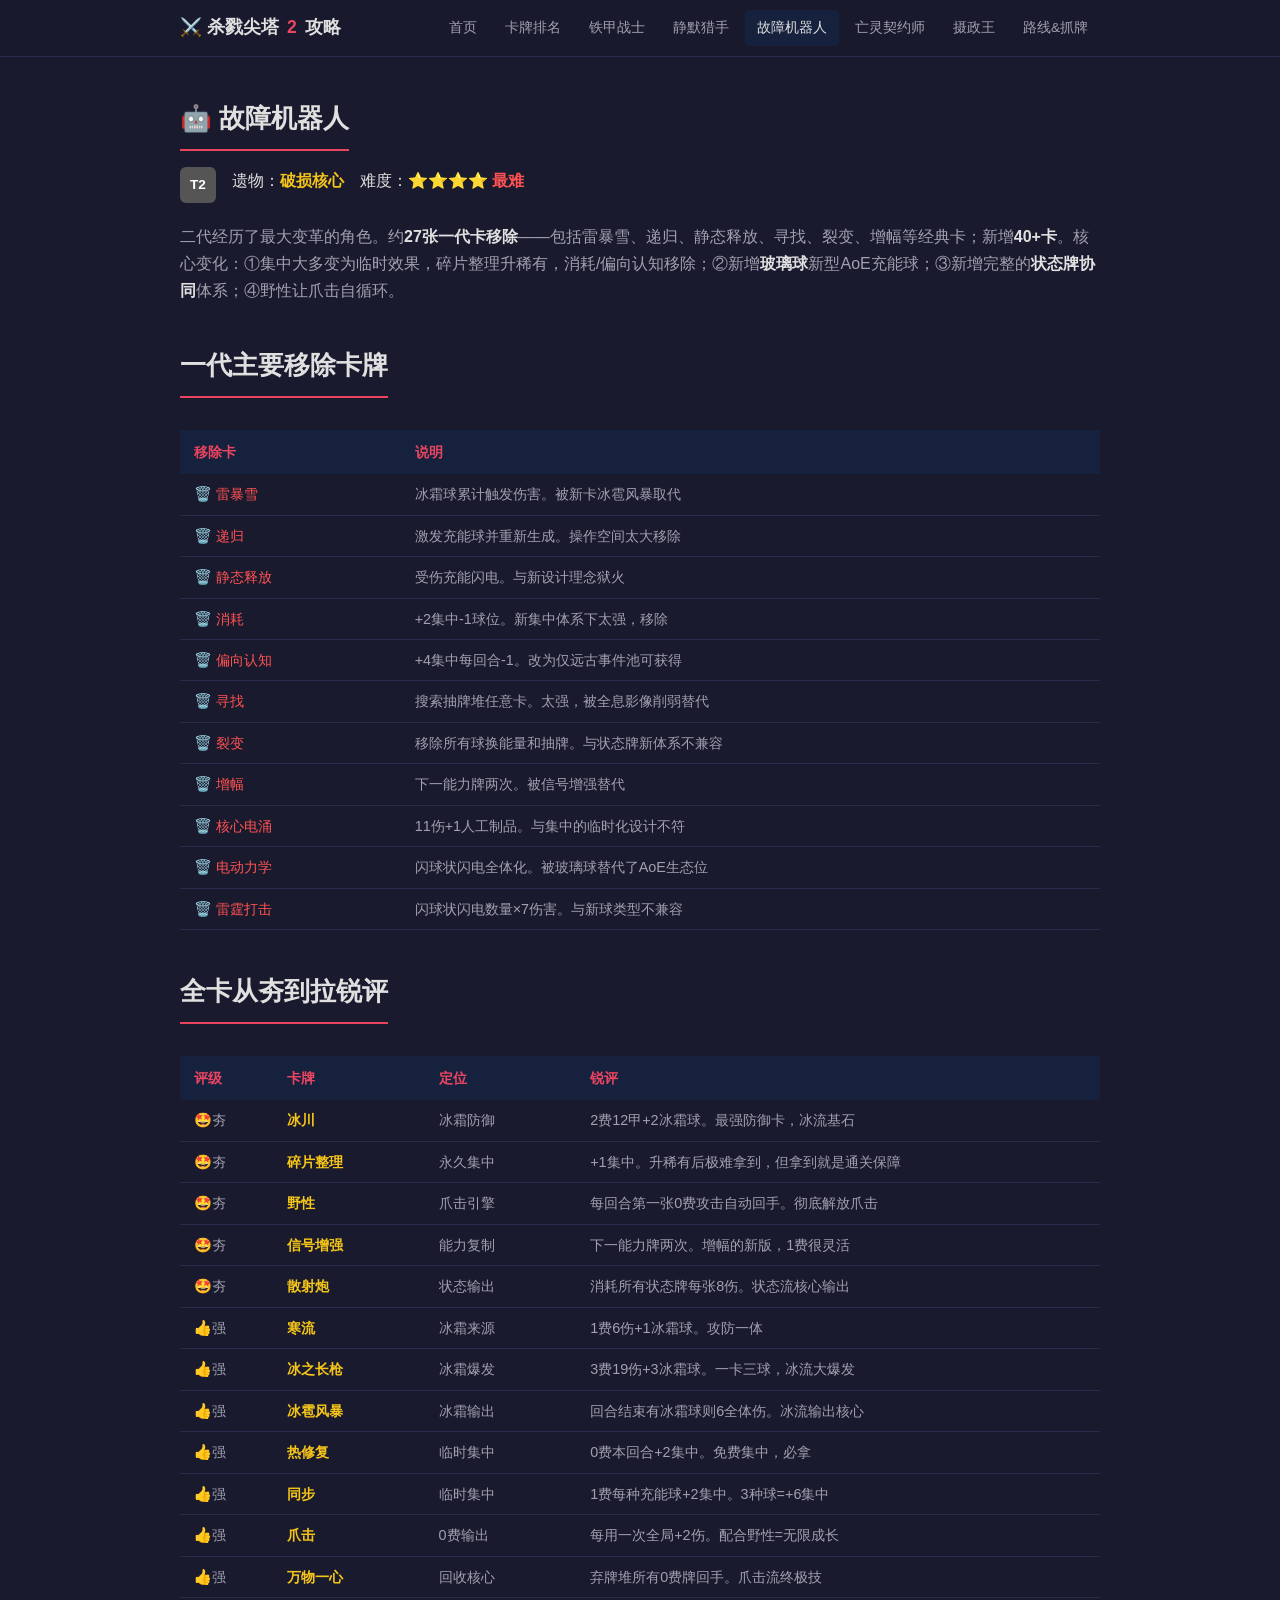
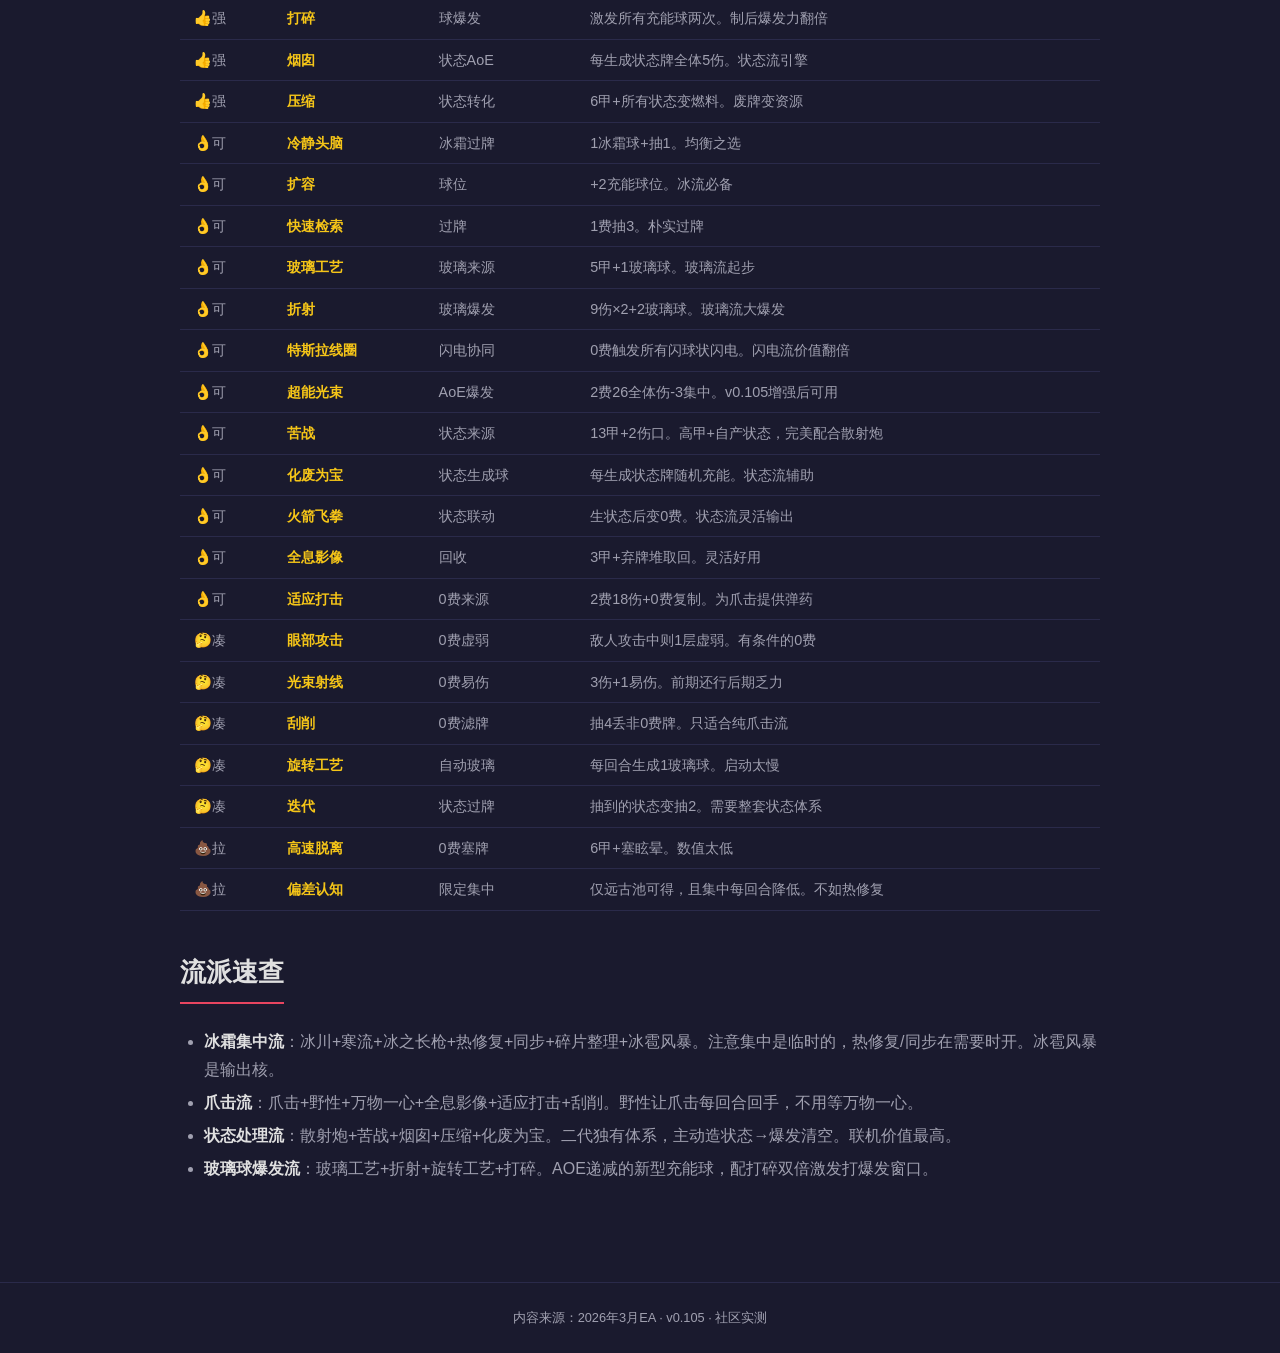
<file: defect.html>
<!DOCTYPE html>
<html lang="zh-CN">
<head>
<meta charset="UTF-8">
<meta name="viewport" content="width=device-width,initial-scale=1.0">
<title>故障机器人攻略 - 杀戮尖塔2 | 冰霜流 · 爪击流 · 状态处理流 · 玻璃球</title>
<meta name="description" content="杀戮尖塔2故障机器人v0.105攻略：全卡从夯到拉锐评。雷暴雪等27张一代卡移除。新增玻璃球、状态牌协同、野性能力。">
<meta property="og:title" content="故障机器人攻略 - 杀戮尖塔2 | 冰霜 · 爪击 · 状态 · 玻璃球">
<meta property="og:description" content="v0.105：移除27张一代卡，新增40+卡。集中变临时、碎片整理升稀有、消耗移除。全卡锐评。">
<meta property="og:type" content="website"><meta property="og:locale" content="zh_CN">
<link rel="canonical" href="https://ksp1026-glitch.github.io/slay-the-spire2-guide/defect.html">
<link rel="stylesheet" href="style.css">
</head>
<body>
<nav class="navbar"><div class="inner">
<a href="index.html" class="logo">⚔️ 杀戮尖塔<span>2</span> 攻略</a>
<div class="nav-links">
<a href="index.html">首页</a><a href="cards.html">卡牌排名</a><a href="ironclad.html">铁甲战士</a><a href="silent.html">静默猎手</a><a href="defect.html" class="active">故障机器人</a><a href="necrobinder.html">亡灵契约师</a><a href="regent.html">摄政王</a><a href="strategy.html">路线&抓牌</a>
</div></div></nav>
<div class="content" style="margin-top:30px;">

<div class="section">
<h2>🤖 故障机器人</h2>
<div style="display:flex;gap:16px;flex-wrap:wrap;margin-bottom:20px;">
<span class="tier-badge tier-c">T2</span><span>遗物：<strong style="color:var(--gold);">破损核心</strong></span><span>难度：<strong style="color:var(--red);">⭐⭐⭐⭐ 最难</strong></span>
</div>
<p>二代经历了最大变革的角色。约<strong>27张一代卡移除</strong>——包括雷暴雪、递归、静态释放、寻找、裂变、增幅等经典卡；新增<strong>40+卡</strong>。核心变化：①集中大多变为临时效果，碎片整理升稀有，消耗/偏向认知移除；②新增<strong>玻璃球</strong>新型AoE充能球；③新增完整的<strong>状态牌协同</strong>体系；④野性让爪击自循环。</p>
</div>

<div class="section">
<h2>一代主要移除卡牌</h2>
<table class="card-table">
<thead><tr><th>移除卡</th><th>说明</th></tr></thead>
<tbody>
<tr><td style="color:var(--red);">🗑️ 雷暴雪</td><td>冰霜球累计触发伤害。被新卡冰雹风暴取代</td></tr>
<tr><td style="color:var(--red);">🗑️ 递归</td><td>激发充能球并重新生成。操作空间太大移除</td></tr>
<tr><td style="color:var(--red);">🗑️ 静态释放</td><td>受伤充能闪电。与新设计理念狱火</td></tr>
<tr><td style="color:var(--red);">🗑️ 消耗</td><td>+2集中-1球位。新集中体系下太强，移除</td></tr>
<tr><td style="color:var(--red);">🗑️ 偏向认知</td><td>+4集中每回合-1。改为仅远古事件池可获得</td></tr>
<tr><td style="color:var(--red);">🗑️ 寻找</td><td>搜索抽牌堆任意卡。太强，被全息影像削弱替代</td></tr>
<tr><td style="color:var(--red);">🗑️ 裂变</td><td>移除所有球换能量和抽牌。与状态牌新体系不兼容</td></tr>
<tr><td style="color:var(--red);">🗑️ 增幅</td><td>下一能力牌两次。被信号增强替代</td></tr>
<tr><td style="color:var(--red);">🗑️ 核心电涌</td><td>11伤+1人工制品。与集中的临时化设计不符</td></tr>
<tr><td style="color:var(--red);">🗑️ 电动力学</td><td>闪球状闪电全体化。被玻璃球替代了AoE生态位</td></tr>
<tr><td style="color:var(--red);">🗑️ 雷霆打击</td><td>闪球状闪电数量×7伤害。与新球类型不兼容</td></tr>
</tbody>
</table>
</div>

<div class="section">
<h2>全卡从夯到拉锐评</h2>
<table class="card-table">
<thead><tr><th>评级</th><th>卡牌</th><th>定位</th><th>锐评</th></tr></thead>
<tbody>
<tr><td>🤩夯</td><td class="card-name">冰川</td><td>冰霜防御</td><td>2费12甲+2冰霜球。最强防御卡，冰流基石</td></tr>
<tr><td>🤩夯</td><td class="card-name">碎片整理</td><td>永久集中</td><td>+1集中。升稀有后极难拿到，但拿到就是通关保障</td></tr>
<tr><td>🤩夯</td><td class="card-name">野性</td><td>爪击引擎</td><td>每回合第一张0费攻击自动回手。彻底解放爪击</td></tr>
<tr><td>🤩夯</td><td class="card-name">信号增强</td><td>能力复制</td><td>下一能力牌两次。增幅的新版，1费很灵活</td></tr>
<tr><td>🤩夯</td><td class="card-name">散射炮</td><td>状态输出</td><td>消耗所有状态牌每张8伤。状态流核心输出</td></tr>
<tr><td>👍强</td><td class="card-name">寒流</td><td>冰霜来源</td><td>1费6伤+1冰霜球。攻防一体</td></tr>
<tr><td>👍强</td><td class="card-name">冰之长枪</td><td>冰霜爆发</td><td>3费19伤+3冰霜球。一卡三球，冰流大爆发</td></tr>
<tr><td>👍强</td><td class="card-name">冰雹风暴</td><td>冰霜输出</td><td>回合结束有冰霜球则6全体伤。冰流输出核心</td></tr>
<tr><td>👍强</td><td class="card-name">热修复</td><td>临时集中</td><td>0费本回合+2集中。免费集中，必拿</td></tr>
<tr><td>👍强</td><td class="card-name">同步</td><td>临时集中</td><td>1费每种充能球+2集中。3种球=+6集中</td></tr>
<tr><td>👍强</td><td class="card-name">爪击</td><td>0费输出</td><td>每用一次全局+2伤。配合野性=无限成长</td></tr>
<tr><td>👍强</td><td class="card-name">万物一心</td><td>回收核心</td><td>弃牌堆所有0费牌回手。爪击流终极技</td></tr>
<tr><td>👍强</td><td class="card-name">打碎</td><td>球爆发</td><td>激发所有充能球两次。制后爆发力翻倍</td></tr>
<tr><td>👍强</td><td class="card-name">烟囱</td><td>状态AoE</td><td>每生成状态牌全体5伤。状态流引擎</td></tr>
<tr><td>👍强</td><td class="card-name">压缩</td><td>状态转化</td><td>6甲+所有状态变燃料。废牌变资源</td></tr>
<tr><td>👌可</td><td class="card-name">冷静头脑</td><td>冰霜过牌</td><td>1冰霜球+抽1。均衡之选</td></tr>
<tr><td>👌可</td><td class="card-name">扩容</td><td>球位</td><td>+2充能球位。冰流必备</td></tr>
<tr><td>👌可</td><td class="card-name">快速检索</td><td>过牌</td><td>1费抽3。朴实过牌</td></tr>
<tr><td>👌可</td><td class="card-name">玻璃工艺</td><td>玻璃来源</td><td>5甲+1玻璃球。玻璃流起步</td></tr>
<tr><td>👌可</td><td class="card-name">折射</td><td>玻璃爆发</td><td>9伤×2+2玻璃球。玻璃流大爆发</td></tr>
<tr><td>👌可</td><td class="card-name">特斯拉线圈</td><td>闪电协同</td><td>0费触发所有闪球状闪电。闪电流价值翻倍</td></tr>
<tr><td>👌可</td><td class="card-name">超能光束</td><td>AoE爆发</td><td>2费26全体伤-3集中。v0.105增强后可用</td></tr>
<tr><td>👌可</td><td class="card-name">苦战</td><td>状态来源</td><td>13甲+2伤口。高甲+自产状态，完美配合散射炮</td></tr>
<tr><td>👌可</td><td class="card-name">化废为宝</td><td>状态生成球</td><td>每生成状态牌随机充能。状态流辅助</td></tr>
<tr><td>👌可</td><td class="card-name">火箭飞拳</td><td>状态联动</td><td>生状态后变0费。状态流灵活输出</td></tr>
<tr><td>👌可</td><td class="card-name">全息影像</td><td>回收</td><td>3甲+弃牌堆取回。灵活好用</td></tr>
<tr><td>👌可</td><td class="card-name">适应打击</td><td>0费来源</td><td>2费18伤+0费复制。为爪击提供弹药</td></tr>
<tr><td>🤔凑</td><td class="card-name">眼部攻击</td><td>0费虚弱</td><td>敌人攻击中则1层虚弱。有条件的0费</td></tr>
<tr><td>🤔凑</td><td class="card-name">光束射线</td><td>0费易伤</td><td>3伤+1易伤。前期还行后期乏力</td></tr>
<tr><td>🤔凑</td><td class="card-name">刮削</td><td>0费滤牌</td><td>抽4丢非0费牌。只适合纯爪击流</td></tr>
<tr><td>🤔凑</td><td class="card-name">旋转工艺</td><td>自动玻璃</td><td>每回合生成1玻璃球。启动太慢</td></tr>
<tr><td>🤔凑</td><td class="card-name">迭代</td><td>状态过牌</td><td>抽到的状态变抽2。需要整套状态体系</td></tr>
<tr><td>💩拉</td><td class="card-name">高速脱离</td><td>0费塞牌</td><td>6甲+塞眩晕。数值太低</td></tr>
<tr><td>💩拉</td><td class="card-name">偏差认知</td><td>限定集中</td><td>仅远古池可得，且集中每回合降低。不如热修复</td></tr>
</tbody>
</table>
</div>

<div class="section">
<h2>流派速查</h2>
<ul>
<li><strong>冰霜集中流</strong>：冰川+寒流+冰之长枪+热修复+同步+碎片整理+冰雹风暴。注意集中是临时的，热修复/同步在需要时开。冰雹风暴是输出核。</li>
<li><strong>爪击流</strong>：爪击+野性+万物一心+全息影像+适应打击+刮削。野性让爪击每回合回手，不用等万物一心。</li>
<li><strong>状态处理流</strong>：散射炮+苦战+烟囱+压缩+化废为宝。二代独有体系，主动造状态→爆发清空。联机价值最高。</li>
<li><strong>玻璃球爆发流</strong>：玻璃工艺+折射+旋转工艺+打碎。AOE递减的新型充能球，配打碎双倍激发打爆发窗口。</li>
</ul>
</div>

</div>
<footer class="footer"><p>内容来源：2026年3月EA · v0.105 · 社区实测</p></footer>
</body>
</html>
</file>
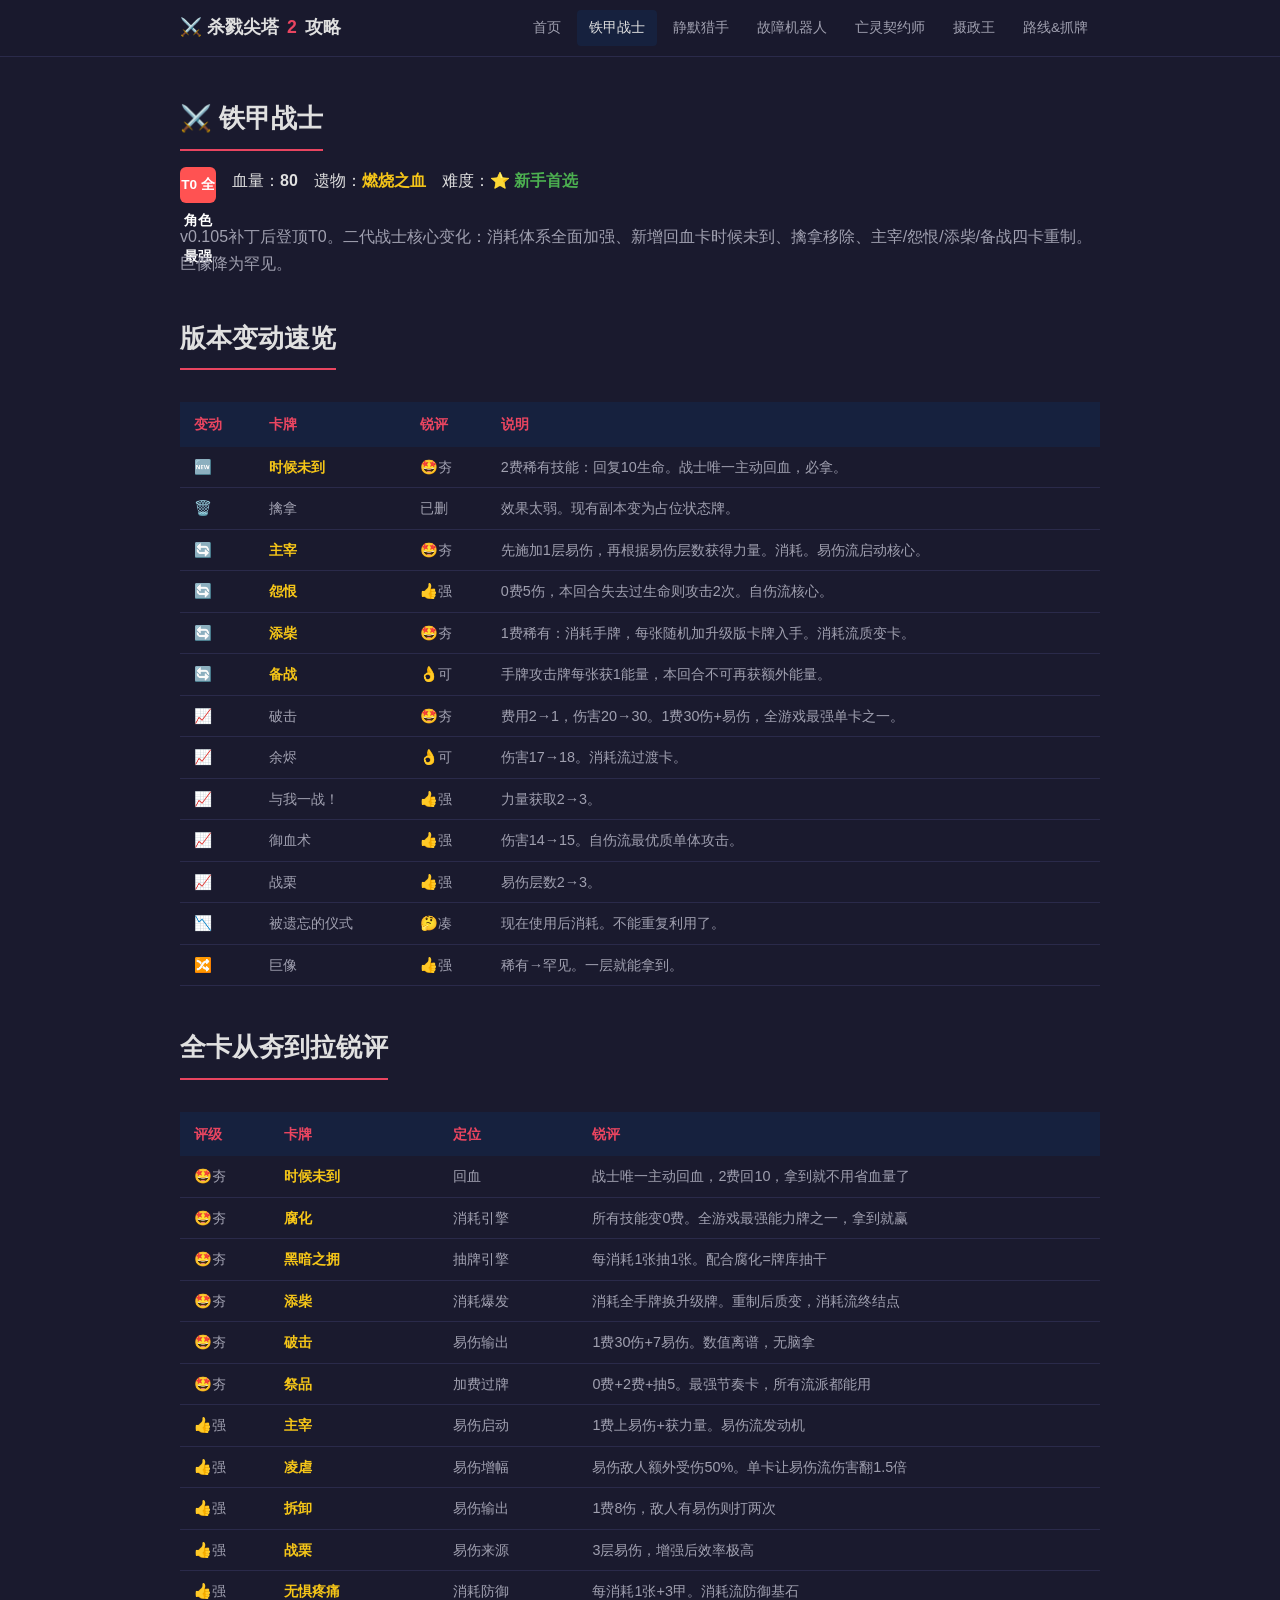
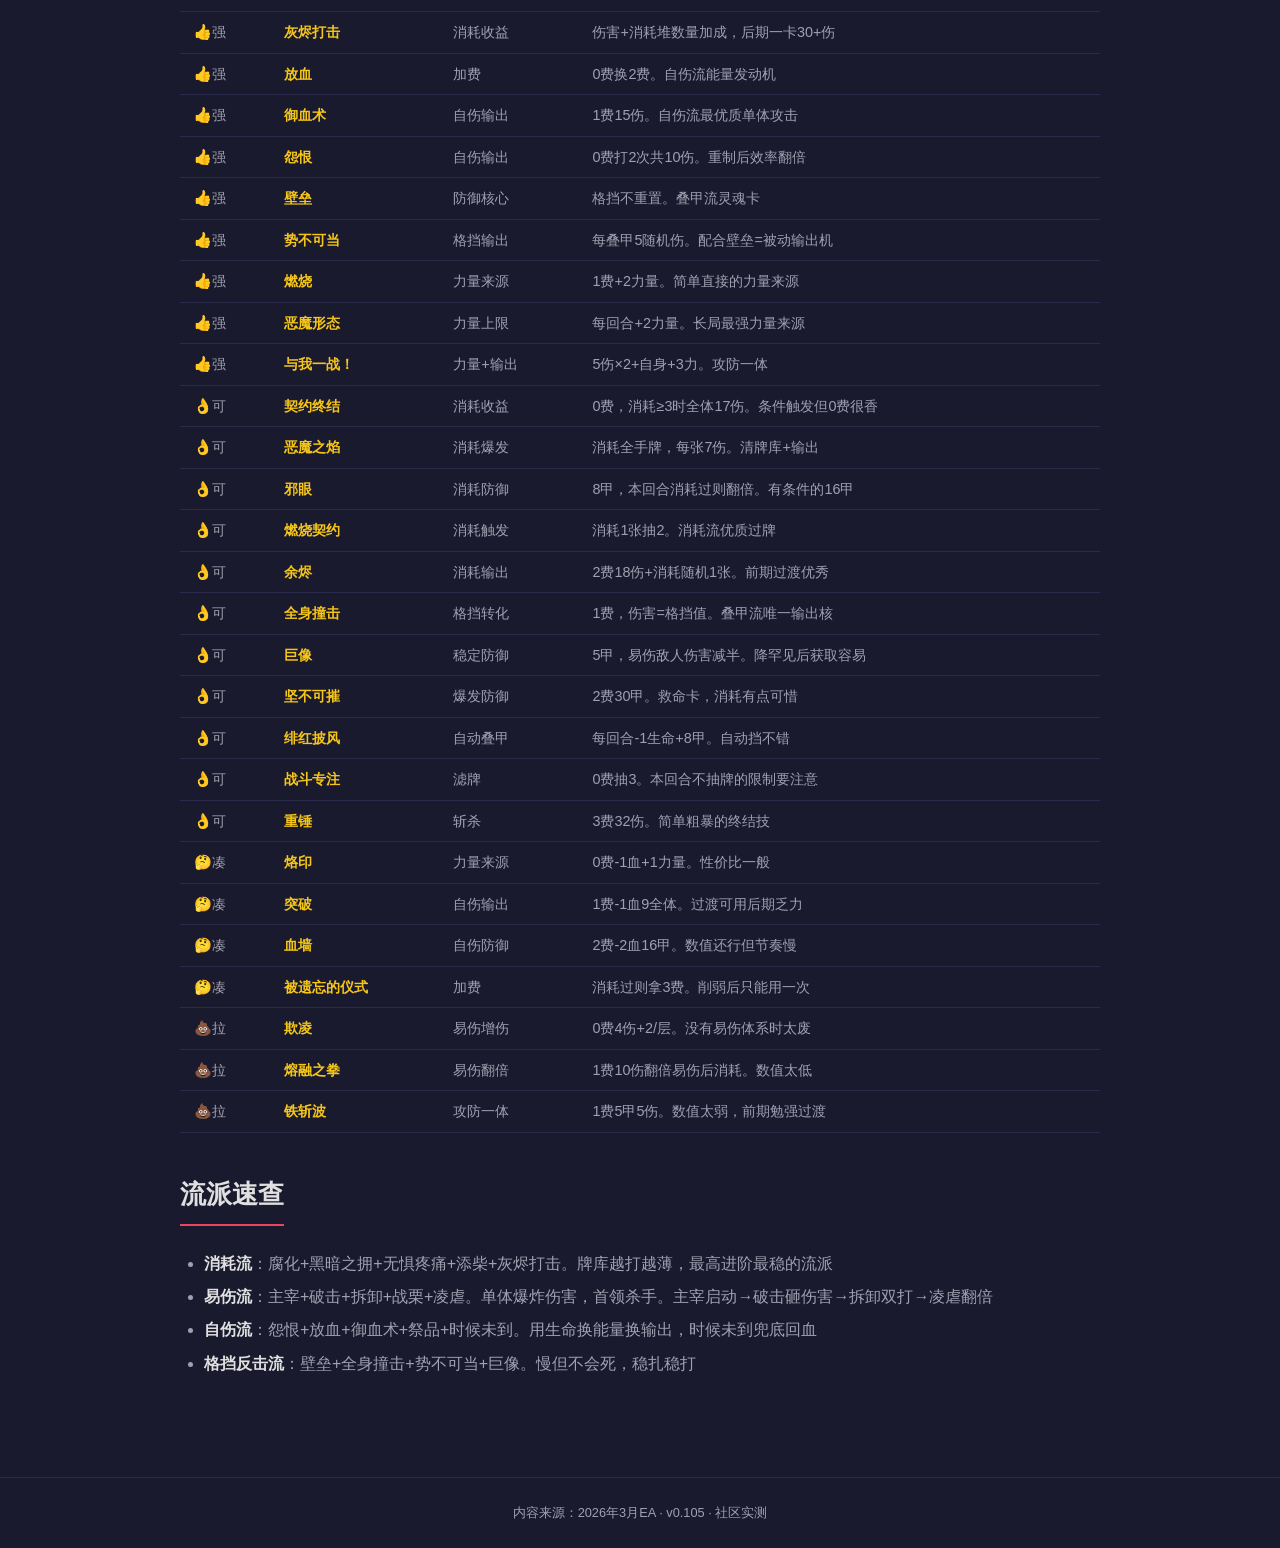
<file: ironclad.html>
<!DOCTYPE html>
<html lang="zh-CN">
<head>
<meta charset="UTF-8">
<meta name="viewport" content="width=device-width,initial-scale=1.0">
<title>铁甲战士攻略 - 杀戮尖塔2 | 消耗流 · 易伤流 · 自伤力量流</title>
<meta name="description" content="杀戮尖塔2铁甲战士 v0.105攻略：全卡从夯到拉锐评。时候未到/主宰/怨恨/添柴重制。消耗流/易伤流/自伤力量流/格挡反击流。">
<meta property="og:title" content="铁甲战士攻略 - 杀戮尖塔2 | 消耗流 · 易伤流 · 自伤力量流">
<meta property="og:description" content="v0.105全角色最强T0。全卡从夯到拉锐评。">
<meta property="og:type" content="website">
<meta property="og:locale" content="zh_CN">
<link rel="canonical" href="https://ksp1026-glitch.github.io/slay-the-spire2-guide/ironclad.html">
<link rel="stylesheet" href="style.css">
</head>
<body>
<nav class="navbar"><div class="inner">
<a href="index.html" class="logo">⚔️ 杀戮尖塔<span>2</span> 攻略</a>
<div class="nav-links">
<a href="index.html">首页</a><a href="ironclad.html" class="active">铁甲战士</a><a href="silent.html">静默猎手</a><a href="defect.html">故障机器人</a><a href="necrobinder.html">亡灵契约师</a><a href="regent.html">摄政王</a><a href="strategy.html">路线&抓牌</a>
</div></div></nav>
<div class="content" style="margin-top:30px;">

<div class="section">
<h2>⚔️ 铁甲战士</h2>
<div style="display:flex;gap:16px;flex-wrap:wrap;margin-bottom:20px;">
<span class="tier-badge tier-s">T0 全角色最强</span><span>血量：<strong>80</strong></span><span>遗物：<strong style="color:var(--gold);">燃烧之血</strong></span><span>难度：<strong style="color:var(--green);">⭐ 新手首选</strong></span>
</div>
<p>v0.105补丁后登顶T0。二代战士核心变化：消耗体系全面加强、新增回血卡时候未到、擒拿移除、主宰/怨恨/添柴/备战四卡重制。巨像降为罕见。</p>
</div>

<div class="section">
<h2>版本变动速览</h2>
<table class="card-table">
<thead><tr><th>变动</th><th>卡牌</th><th>锐评</th><th>说明</th></tr></thead>
<tbody>
<tr><td style="color:var(--green);">🆕</td><td class="card-name">时候未到</td><td>🤩夯</td><td>2费稀有技能：回复10生命。战士唯一主动回血，必拿。</td></tr>
<tr><td style="color:var(--red);">🗑️</td><td>擒拿</td><td>已删</td><td>效果太弱。现有副本变为占位状态牌。</td></tr>
<tr><td>🔄</td><td class="card-name">主宰</td><td>🤩夯</td><td>先施加1层易伤，再根据易伤层数获得力量。消耗。易伤流启动核心。</td></tr>
<tr><td>🔄</td><td class="card-name">怨恨</td><td>👍强</td><td>0费5伤，本回合失去过生命则攻击2次。自伤流核心。</td></tr>
<tr><td>🔄</td><td class="card-name">添柴</td><td>🤩夯</td><td>1费稀有：消耗手牌，每张随机加升级版卡牌入手。消耗流质变卡。</td></tr>
<tr><td>🔄</td><td class="card-name">备战</td><td>👌可</td><td>手牌攻击牌每张获1能量，本回合不可再获额外能量。</td></tr>
<tr><td>📈</td><td>破击</td><td>🤩夯</td><td>费用2→1，伤害20→30。1费30伤+易伤，全游戏最强单卡之一。</td></tr>
<tr><td>📈</td><td>余烬</td><td>👌可</td><td>伤害17→18。消耗流过渡卡。</td></tr>
<tr><td>📈</td><td>与我一战！</td><td>👍强</td><td>力量获取2→3。</td></tr>
<tr><td>📈</td><td>御血术</td><td>👍强</td><td>伤害14→15。自伤流最优质单体攻击。</td></tr>
<tr><td>📈</td><td>战栗</td><td>👍强</td><td>易伤层数2→3。</td></tr>
<tr><td>📉</td><td>被遗忘的仪式</td><td>🤔凑</td><td>现在使用后消耗。不能重复利用了。</td></tr>
<tr><td>🔀</td><td>巨像</td><td>👍强</td><td>稀有→罕见。一层就能拿到。</td></tr>
</tbody>
</table>
</div>

<div class="section">
<h2>全卡从夯到拉锐评</h2>
<table class="card-table">
<thead><tr><th>评级</th><th>卡牌</th><th>定位</th><th>锐评</th></tr></thead>
<tbody>
<tr><td>🤩夯</td><td class="card-name">时候未到</td><td>回血</td><td>战士唯一主动回血，2费回10，拿到就不用省血量了</td></tr>
<tr><td>🤩夯</td><td class="card-name">腐化</td><td>消耗引擎</td><td>所有技能变0费。全游戏最强能力牌之一，拿到就赢</td></tr>
<tr><td>🤩夯</td><td class="card-name">黑暗之拥</td><td>抽牌引擎</td><td>每消耗1张抽1张。配合腐化=牌库抽干</td></tr>
<tr><td>🤩夯</td><td class="card-name">添柴</td><td>消耗爆发</td><td>消耗全手牌换升级牌。重制后质变，消耗流终结点</td></tr>
<tr><td>🤩夯</td><td class="card-name">破击</td><td>易伤输出</td><td>1费30伤+7易伤。数值离谱，无脑拿</td></tr>
<tr><td>🤩夯</td><td class="card-name">祭品</td><td>加费过牌</td><td>0费+2费+抽5。最强节奏卡，所有流派都能用</td></tr>
<tr><td>👍强</td><td class="card-name">主宰</td><td>易伤启动</td><td>1费上易伤+获力量。易伤流发动机</td></tr>
<tr><td>👍强</td><td class="card-name">凌虐</td><td>易伤增幅</td><td>易伤敌人额外受伤50%。单卡让易伤流伤害翻1.5倍</td></tr>
<tr><td>👍强</td><td class="card-name">拆卸</td><td>易伤输出</td><td>1费8伤，敌人有易伤则打两次</td></tr>
<tr><td>👍强</td><td class="card-name">战栗</td><td>易伤来源</td><td>3层易伤，增强后效率极高</td></tr>
<tr><td>👍强</td><td class="card-name">无惧疼痛</td><td>消耗防御</td><td>每消耗1张+3甲。消耗流防御基石</td></tr>
<tr><td>👍强</td><td class="card-name">灰烬打击</td><td>消耗收益</td><td>伤害+消耗堆数量加成，后期一卡30+伤</td></tr>
<tr><td>👍强</td><td class="card-name">放血</td><td>加费</td><td>0费换2费。自伤流能量发动机</td></tr>
<tr><td>👍强</td><td class="card-name">御血术</td><td>自伤输出</td><td>1费15伤。自伤流最优质单体攻击</td></tr>
<tr><td>👍强</td><td class="card-name">怨恨</td><td>自伤输出</td><td>0费打2次共10伤。重制后效率翻倍</td></tr>
<tr><td>👍强</td><td class="card-name">壁垒</td><td>防御核心</td><td>格挡不重置。叠甲流灵魂卡</td></tr>
<tr><td>👍强</td><td class="card-name">势不可当</td><td>格挡输出</td><td>每叠甲5随机伤。配合壁垒=被动输出机</td></tr>
<tr><td>👍强</td><td class="card-name">燃烧</td><td>力量来源</td><td>1费+2力量。简单直接的力量来源</td></tr>
<tr><td>👍强</td><td class="card-name">恶魔形态</td><td>力量上限</td><td>每回合+2力量。长局最强力量来源</td></tr>
<tr><td>👍强</td><td class="card-name">与我一战！</td><td>力量+输出</td><td>5伤×2+自身+3力。攻防一体</td></tr>
<tr><td>👌可</td><td class="card-name">契约终结</td><td>消耗收益</td><td>0费，消耗≥3时全体17伤。条件触发但0费很香</td></tr>
<tr><td>👌可</td><td class="card-name">恶魔之焰</td><td>消耗爆发</td><td>消耗全手牌，每张7伤。清牌库+输出</td></tr>
<tr><td>👌可</td><td class="card-name">邪眼</td><td>消耗防御</td><td>8甲，本回合消耗过则翻倍。有条件的16甲</td></tr>
<tr><td>👌可</td><td class="card-name">燃烧契约</td><td>消耗触发</td><td>消耗1张抽2。消耗流优质过牌</td></tr>
<tr><td>👌可</td><td class="card-name">余烬</td><td>消耗输出</td><td>2费18伤+消耗随机1张。前期过渡优秀</td></tr>
<tr><td>👌可</td><td class="card-name">全身撞击</td><td>格挡转化</td><td>1费，伤害=格挡值。叠甲流唯一输出核</td></tr>
<tr><td>👌可</td><td class="card-name">巨像</td><td>稳定防御</td><td>5甲，易伤敌人伤害减半。降罕见后获取容易</td></tr>
<tr><td>👌可</td><td class="card-name">坚不可摧</td><td>爆发防御</td><td>2费30甲。救命卡，消耗有点可惜</td></tr>
<tr><td>👌可</td><td class="card-name">绯红披风</td><td>自动叠甲</td><td>每回合-1生命+8甲。自动挡不错</td></tr>
<tr><td>👌可</td><td class="card-name">战斗专注</td><td>滤牌</td><td>0费抽3。本回合不抽牌的限制要注意</td></tr>
<tr><td>👌可</td><td class="card-name">重锤</td><td>斩杀</td><td>3费32伤。简单粗暴的终结技</td></tr>
<tr><td>🤔凑</td><td class="card-name">烙印</td><td>力量来源</td><td>0费-1血+1力量。性价比一般</td></tr>
<tr><td>🤔凑</td><td class="card-name">突破</td><td>自伤输出</td><td>1费-1血9全体。过渡可用后期乏力</td></tr>
<tr><td>🤔凑</td><td class="card-name">血墙</td><td>自伤防御</td><td>2费-2血16甲。数值还行但节奏慢</td></tr>
<tr><td>🤔凑</td><td class="card-name">被遗忘的仪式</td><td>加费</td><td>消耗过则拿3费。削弱后只能用一次</td></tr>
<tr><td>💩拉</td><td class="card-name">欺凌</td><td>易伤增伤</td><td>0费4伤+2/层。没有易伤体系时太废</td></tr>
<tr><td>💩拉</td><td class="card-name">熔融之拳</td><td>易伤翻倍</td><td>1费10伤翻倍易伤后消耗。数值太低</td></tr>
<tr><td>💩拉</td><td class="card-name">铁斩波</td><td>攻防一体</td><td>1费5甲5伤。数值太弱，前期勉强过渡</td></tr>
</tbody>
</table>
</div>

<div class="section">
<h2>流派速查</h2>
<ul>
<li><strong>消耗流</strong>：腐化+黑暗之拥+无惧疼痛+添柴+灰烬打击。牌库越打越薄，最高进阶最稳的流派</li>
<li><strong>易伤流</strong>：主宰+破击+拆卸+战栗+凌虐。单体爆炸伤害，首领杀手。主宰启动→破击砸伤害→拆卸双打→凌虐翻倍</li>
<li><strong>自伤流</strong>：怨恨+放血+御血术+祭品+时候未到。用生命换能量换输出，时候未到兜底回血</li>
<li><strong>格挡反击流</strong>：壁垒+全身撞击+势不可当+巨像。慢但不会死，稳扎稳打</li>
</ul>
</div>

</div>
<footer class="footer"><p>内容来源：2026年3月EA · v0.105 · 社区实测</p></footer>
</body>
</html>
</file>
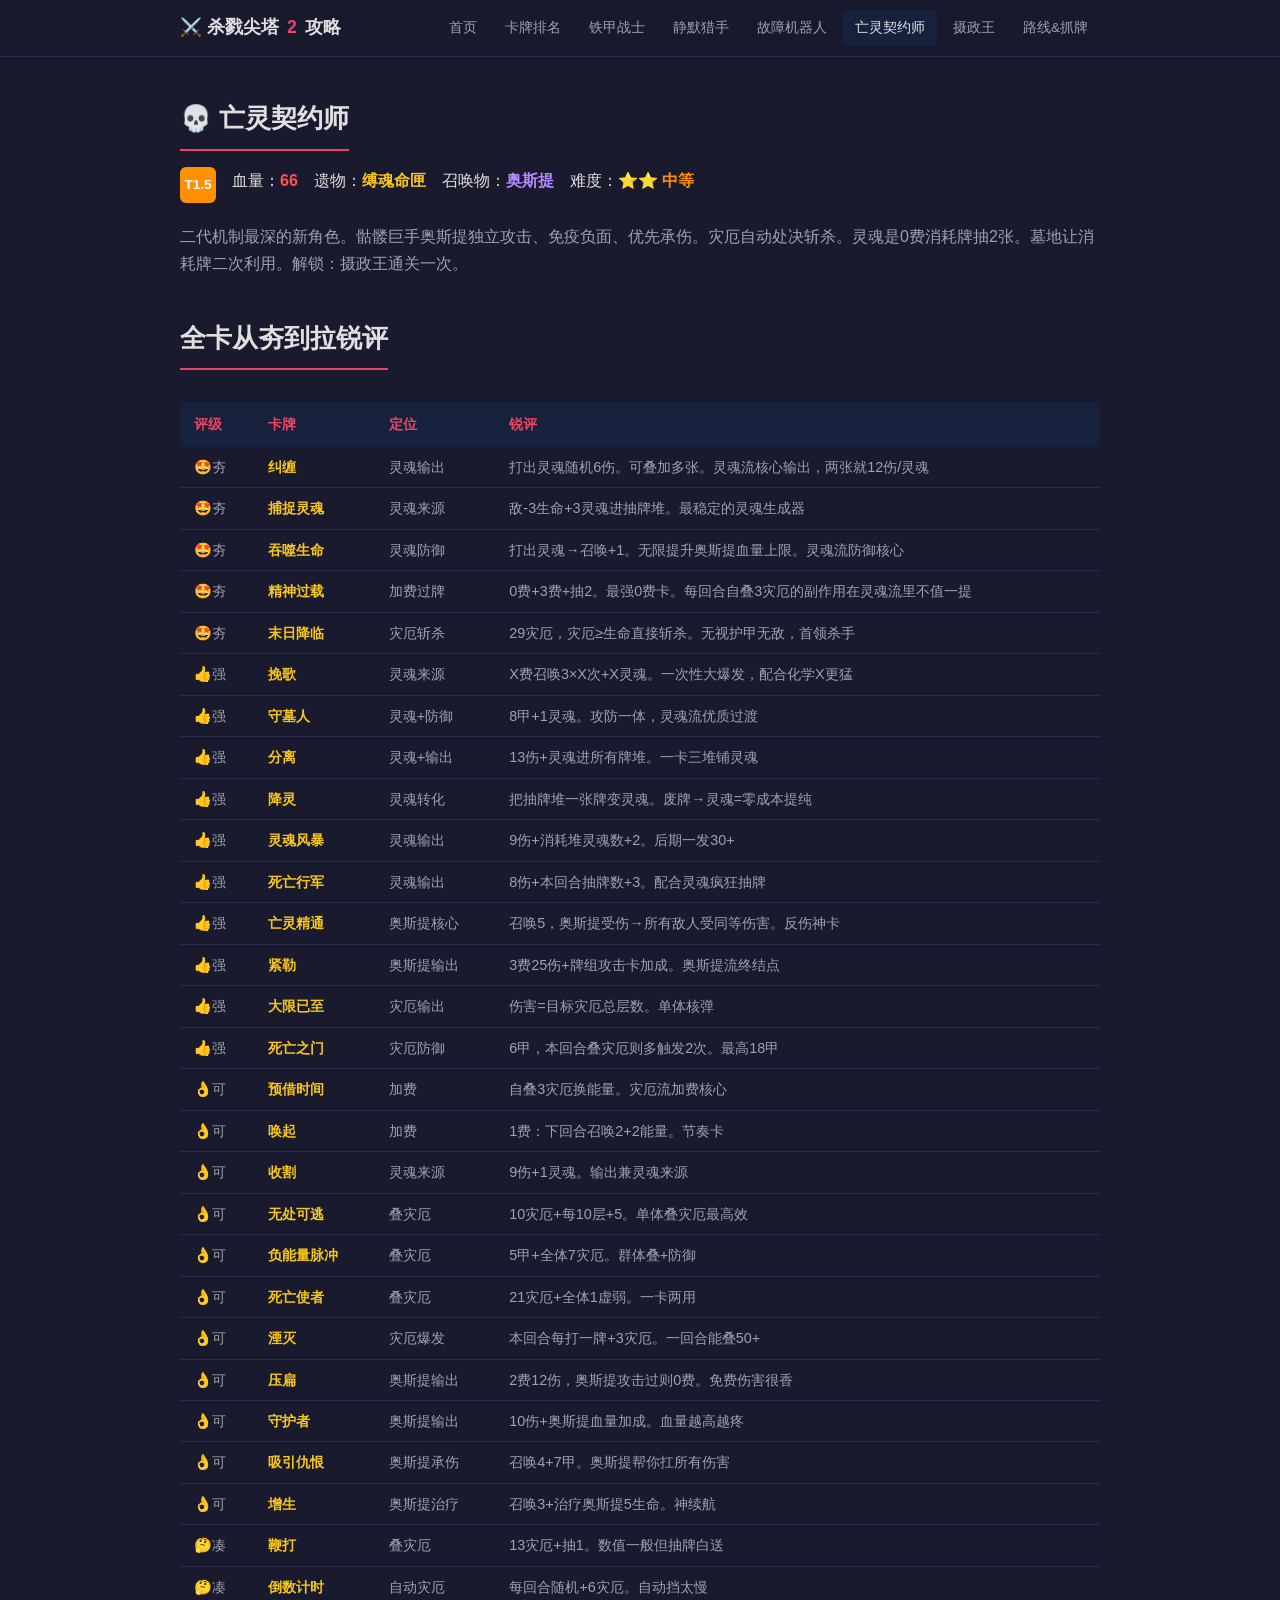
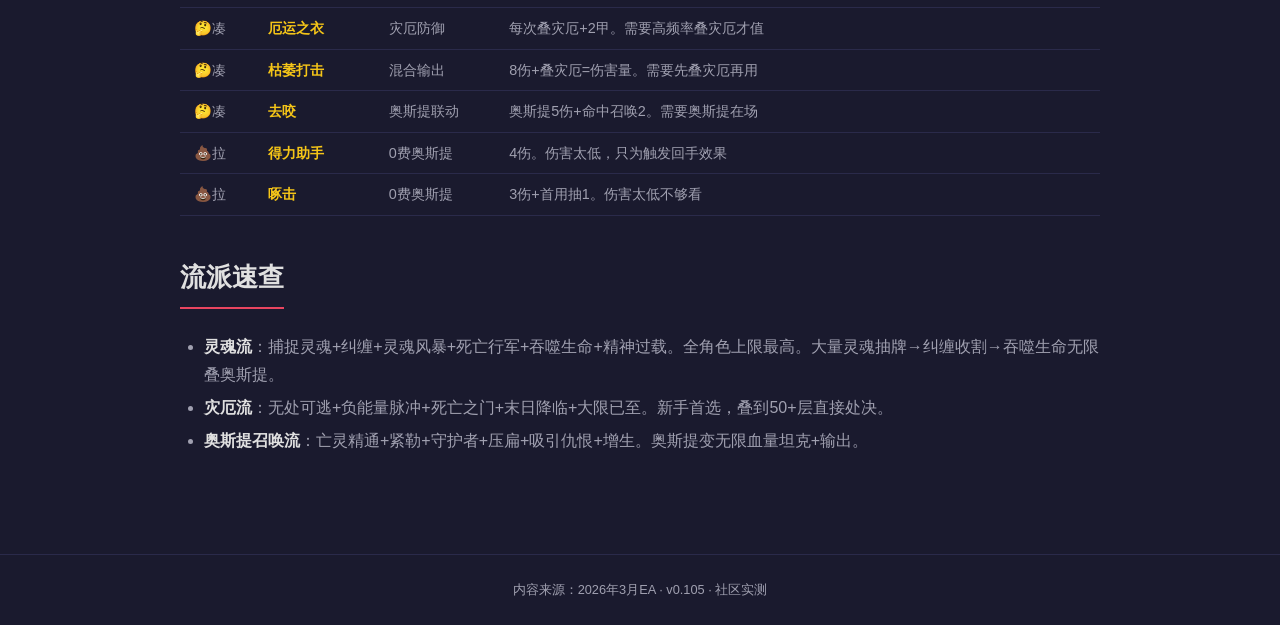
<file: necrobinder.html>
<!DOCTYPE html>
<html lang="zh-CN">
<head>
<meta charset="UTF-8">
<meta name="viewport" content="width=device-width,initial-scale=1.0">
<title>亡灵契约师攻略 - 杀戮尖塔2 | 灵魂流 · 灾厄流 · 奥斯提召唤流</title>
<meta name="description" content="杀戮尖塔2亡灵契约师全卡从夯到拉锐评。灵魂流S级无限循环、灾厄流A级叠层斩杀、奥斯提召唤流双人坦克。66血最低但上限第一。">
<meta property="og:title" content="亡灵契约师攻略 - 杀戮尖塔2 | 灵魂 · 灾厄 · 召唤">
<meta property="og:description" content="全卡锐评。机制深度第一。灵魂流无限循环、灾厄自动斩杀、奥斯提双人坦克。">
<meta property="og:type" content="website"><meta property="og:locale" content="zh_CN">
<link rel="canonical" href="https://ksp1026-glitch.github.io/slay-the-spire2-guide/necrobinder.html">
<link rel="stylesheet" href="style.css">
</head>
<body>
<nav class="navbar"><div class="inner">
<a href="index.html" class="logo">⚔️ 杀戮尖塔<span>2</span> 攻略</a>
<div class="nav-links">
<a href="index.html">首页</a><a href="cards.html">卡牌排名</a><a href="ironclad.html">铁甲战士</a><a href="silent.html">静默猎手</a><a href="defect.html">故障机器人</a><a href="necrobinder.html" class="active">亡灵契约师</a><a href="regent.html">摄政王</a><a href="strategy.html">路线&抓牌</a>
</div></div></nav>
<div class="content" style="margin-top:30px;">

<div class="section">
<h2>💀 亡灵契约师</h2>
<div style="display:flex;gap:16px;flex-wrap:wrap;margin-bottom:20px;">
<span class="tier-badge tier-a">T1.5</span><span>血量：<strong style="color:var(--red);">66</strong></span><span>遗物：<strong style="color:var(--gold);">缚魂命匣</strong></span><span>召唤物：<strong style="color:var(--purple);">奥斯提</strong></span><span>难度：<strong style="color:var(--orange);">⭐⭐ 中等</strong></span>
</div>
<p>二代机制最深的新角色。骷髅巨手奥斯提独立攻击、免疫负面、优先承伤。灾厄自动处决斩杀。灵魂是0费消耗牌抽2张。墓地让消耗牌二次利用。解锁：摄政王通关一次。</p>
</div>

<div class="section">
<h2>全卡从夯到拉锐评</h2>
<table class="card-table">
<thead><tr><th>评级</th><th>卡牌</th><th>定位</th><th>锐评</th></tr></thead>
<tbody>
<tr><td>🤩夯</td><td class="card-name">纠缠</td><td>灵魂输出</td><td>打出灵魂随机6伤。可叠加多张。灵魂流核心输出，两张就12伤/灵魂</td></tr>
<tr><td>🤩夯</td><td class="card-name">捕捉灵魂</td><td>灵魂来源</td><td>敌-3生命+3灵魂进抽牌堆。最稳定的灵魂生成器</td></tr>
<tr><td>🤩夯</td><td class="card-name">吞噬生命</td><td>灵魂防御</td><td>打出灵魂→召唤+1。无限提升奥斯提血量上限。灵魂流防御核心</td></tr>
<tr><td>🤩夯</td><td class="card-name">精神过载</td><td>加费过牌</td><td>0费+3费+抽2。最强0费卡。每回合自叠3灾厄的副作用在灵魂流里不值一提</td></tr>
<tr><td>🤩夯</td><td class="card-name">末日降临</td><td>灾厄斩杀</td><td>29灾厄，灾厄≥生命直接斩杀。无视护甲无敌，首领杀手</td></tr>
<tr><td>👍强</td><td class="card-name">挽歌</td><td>灵魂来源</td><td>X费召唤3×X次+X灵魂。一次性大爆发，配合化学X更猛</td></tr>
<tr><td>👍强</td><td class="card-name">守墓人</td><td>灵魂+防御</td><td>8甲+1灵魂。攻防一体，灵魂流优质过渡</td></tr>
<tr><td>👍强</td><td class="card-name">分离</td><td>灵魂+输出</td><td>13伤+灵魂进所有牌堆。一卡三堆铺灵魂</td></tr>
<tr><td>👍强</td><td class="card-name">降灵</td><td>灵魂转化</td><td>把抽牌堆一张牌变灵魂。废牌→灵魂=零成本提纯</td></tr>
<tr><td>👍强</td><td class="card-name">灵魂风暴</td><td>灵魂输出</td><td>9伤+消耗堆灵魂数+2。后期一发30+</td></tr>
<tr><td>👍强</td><td class="card-name">死亡行军</td><td>灵魂输出</td><td>8伤+本回合抽牌数+3。配合灵魂疯狂抽牌</td></tr>
<tr><td>👍强</td><td class="card-name">亡灵精通</td><td>奥斯提核心</td><td>召唤5，奥斯提受伤→所有敌人受同等伤害。反伤神卡</td></tr>
<tr><td>👍强</td><td class="card-name">紧勒</td><td>奥斯提输出</td><td>3费25伤+牌组攻击卡加成。奥斯提流终结点</td></tr>
<tr><td>👍强</td><td class="card-name">大限已至</td><td>灾厄输出</td><td>伤害=目标灾厄总层数。单体核弹</td></tr>
<tr><td>👍强</td><td class="card-name">死亡之门</td><td>灾厄防御</td><td>6甲，本回合叠灾厄则多触发2次。最高18甲</td></tr>
<tr><td>👌可</td><td class="card-name">预借时间</td><td>加费</td><td>自叠3灾厄换能量。灾厄流加费核心</td></tr>
<tr><td>👌可</td><td class="card-name">唤起</td><td>加费</td><td>1费：下回合召唤2+2能量。节奏卡</td></tr>
<tr><td>👌可</td><td class="card-name">收割</td><td>灵魂来源</td><td>9伤+1灵魂。输出兼灵魂来源</td></tr>
<tr><td>👌可</td><td class="card-name">无处可逃</td><td>叠灾厄</td><td>10灾厄+每10层+5。单体叠灾厄最高效</td></tr>
<tr><td>👌可</td><td class="card-name">负能量脉冲</td><td>叠灾厄</td><td>5甲+全体7灾厄。群体叠+防御</td></tr>
<tr><td>👌可</td><td class="card-name">死亡使者</td><td>叠灾厄</td><td>21灾厄+全体1虚弱。一卡两用</td></tr>
<tr><td>👌可</td><td class="card-name">湮灭</td><td>灾厄爆发</td><td>本回合每打一牌+3灾厄。一回合能叠50+</td></tr>
<tr><td>👌可</td><td class="card-name">压扁</td><td>奥斯提输出</td><td>2费12伤，奥斯提攻击过则0费。免费伤害很香</td></tr>
<tr><td>👌可</td><td class="card-name">守护者</td><td>奥斯提输出</td><td>10伤+奥斯提血量加成。血量越高越疼</td></tr>
<tr><td>👌可</td><td class="card-name">吸引仇恨</td><td>奥斯提承伤</td><td>召唤4+7甲。奥斯提帮你扛所有伤害</td></tr>
<tr><td>👌可</td><td class="card-name">增生</td><td>奥斯提治疗</td><td>召唤3+治疗奥斯提5生命。神续航</td></tr>
<tr><td>🤔凑</td><td class="card-name">鞭打</td><td>叠灾厄</td><td>13灾厄+抽1。数值一般但抽牌白送</td></tr>
<tr><td>🤔凑</td><td class="card-name">倒数计时</td><td>自动灾厄</td><td>每回合随机+6灾厄。自动挡太慢</td></tr>
<tr><td>🤔凑</td><td class="card-name">厄运之衣</td><td>灾厄防御</td><td>每次叠灾厄+2甲。需要高频率叠灾厄才值</td></tr>
<tr><td>🤔凑</td><td class="card-name">枯萎打击</td><td>混合输出</td><td>8伤+叠灾厄=伤害量。需要先叠灾厄再用</td></tr>
<tr><td>🤔凑</td><td class="card-name">去咬</td><td>奥斯提联动</td><td>奥斯提5伤+命中召唤2。需要奥斯提在场</td></tr>
<tr><td>💩拉</td><td class="card-name">得力助手</td><td>0费奥斯提</td><td>4伤。伤害太低，只为触发回手效果</td></tr>
<tr><td>💩拉</td><td class="card-name">啄击</td><td>0费奥斯提</td><td>3伤+首用抽1。伤害太低不够看</td></tr>
</tbody>
</table>
</div>

<div class="section">
<h2>流派速查</h2>
<ul>
<li><strong>灵魂流</strong>：捕捉灵魂+纠缠+灵魂风暴+死亡行军+吞噬生命+精神过载。全角色上限最高。大量灵魂抽牌→纠缠收割→吞噬生命无限叠奥斯提。</li>
<li><strong>灾厄流</strong>：无处可逃+负能量脉冲+死亡之门+末日降临+大限已至。新手首选，叠到50+层直接处决。</li>
<li><strong>奥斯提召唤流</strong>：亡灵精通+紧勒+守护者+压扁+吸引仇恨+增生。奥斯提变无限血量坦克+输出。</li>
</ul>
</div>

</div>
<footer class="footer"><p>内容来源：2026年3月EA · v0.105 · 社区实测</p></footer>
</body>
</html>
</file>
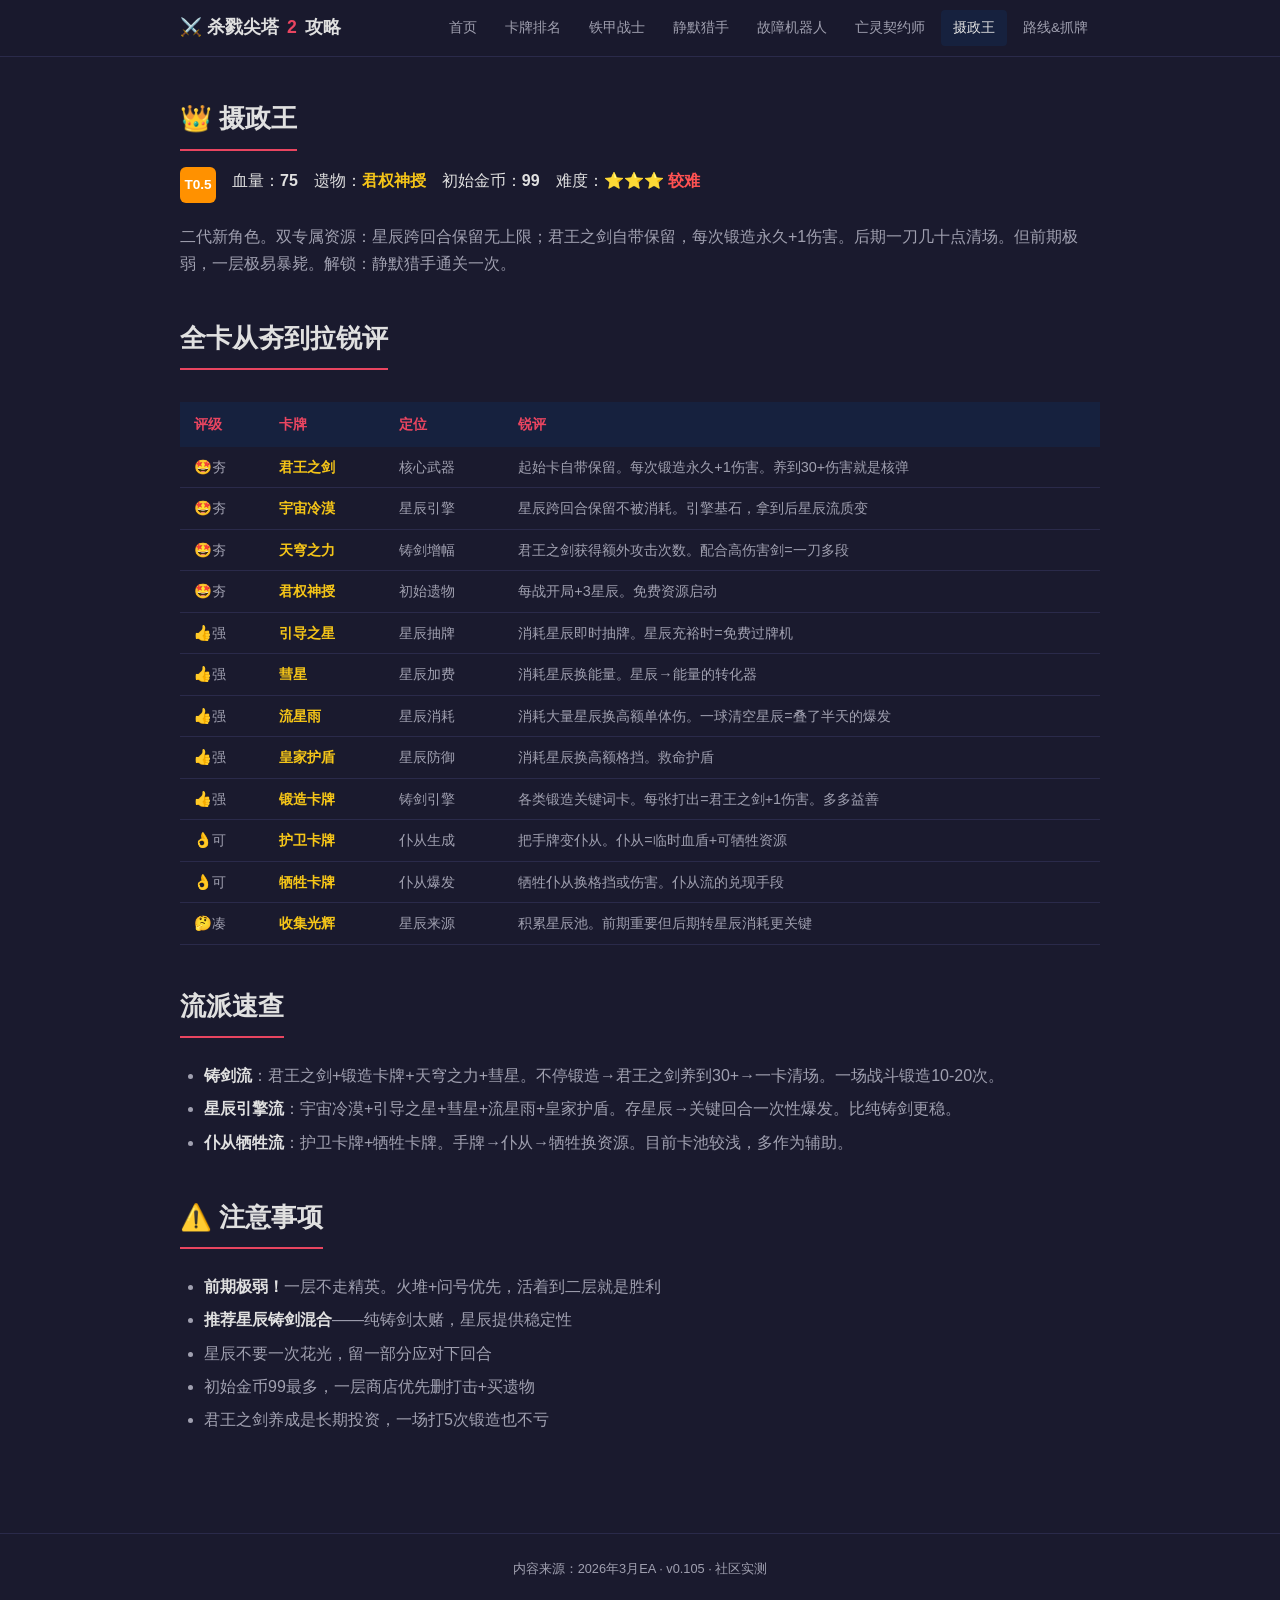
<file: regent.html>
<!DOCTYPE html>
<html lang="zh-CN">
<head>
<meta charset="UTF-8">
<meta name="viewport" content="width=device-width,initial-scale=1.0">
<title>摄政王攻略 - 杀戮尖塔2 | 铸剑流 · 星辰引擎 · 仆从牺牲</title>
<meta name="description" content="杀戮尖塔2摄政王全卡从夯到拉锐评。君王之剑无限成长、星辰跨回合保留、锻造体系。前期最弱后期最强，上限最高。">
<meta property="og:title" content="摄政王攻略 - 杀戮尖塔2 | 铸剑 · 星辰 · 仆从">
<meta property="og:description" content="全卡锐评。上限全角色最高。君王之剑无限锻造，星辰跨回合保留。前期苟活后期秒首领。">
<meta property="og:type" content="website"><meta property="og:locale" content="zh_CN">
<link rel="canonical" href="https://ksp1026-glitch.github.io/slay-the-spire2-guide/regent.html">
<link rel="stylesheet" href="style.css">
</head>
<body>
<nav class="navbar"><div class="inner">
<a href="index.html" class="logo">⚔️ 杀戮尖塔<span>2</span> 攻略</a>
<div class="nav-links">
<a href="index.html">首页</a><a href="cards.html">卡牌排名</a><a href="ironclad.html">铁甲战士</a><a href="silent.html">静默猎手</a><a href="defect.html">故障机器人</a><a href="necrobinder.html">亡灵契约师</a><a href="regent.html" class="active">摄政王</a><a href="strategy.html">路线&抓牌</a>
</div></div></nav>
<div class="content" style="margin-top:30px;">

<div class="section">
<h2>👑 摄政王</h2>
<div style="display:flex;gap:16px;flex-wrap:wrap;margin-bottom:20px;">
<span class="tier-badge tier-a">T0.5</span><span>血量：<strong>75</strong></span><span>遗物：<strong style="color:var(--gold);">君权神授</strong></span><span>初始金币：<strong>99</strong></span><span>难度：<strong style="color:var(--red);">⭐⭐⭐ 较难</strong></span>
</div>
<p>二代新角色。双专属资源：星辰跨回合保留无上限；君王之剑自带保留，每次锻造永久+1伤害。后期一刀几十点清场。但前期极弱，一层极易暴毙。解锁：静默猎手通关一次。</p>
</div>

<div class="section">
<h2>全卡从夯到拉锐评</h2>
<table class="card-table">
<thead><tr><th>评级</th><th>卡牌</th><th>定位</th><th>锐评</th></tr></thead>
<tbody>
<tr><td>🤩夯</td><td class="card-name">君王之剑</td><td>核心武器</td><td>起始卡自带保留。每次锻造永久+1伤害。养到30+伤害就是核弹</td></tr>
<tr><td>🤩夯</td><td class="card-name">宇宙冷漠</td><td>星辰引擎</td><td>星辰跨回合保留不被消耗。引擎基石，拿到后星辰流质变</td></tr>
<tr><td>🤩夯</td><td class="card-name">天穹之力</td><td>铸剑增幅</td><td>君王之剑获得额外攻击次数。配合高伤害剑=一刀多段</td></tr>
<tr><td>🤩夯</td><td class="card-name">君权神授</td><td>初始遗物</td><td>每战开局+3星辰。免费资源启动</td></tr>
<tr><td>👍强</td><td class="card-name">引导之星</td><td>星辰抽牌</td><td>消耗星辰即时抽牌。星辰充裕时=免费过牌机</td></tr>
<tr><td>👍强</td><td class="card-name">彗星</td><td>星辰加费</td><td>消耗星辰换能量。星辰→能量的转化器</td></tr>
<tr><td>👍强</td><td class="card-name">流星雨</td><td>星辰消耗</td><td>消耗大量星辰换高额单体伤。一球清空星辰=叠了半天的爆发</td></tr>
<tr><td>👍强</td><td class="card-name">皇家护盾</td><td>星辰防御</td><td>消耗星辰换高额格挡。救命护盾</td></tr>
<tr><td>👍强</td><td class="card-name">锻造卡牌</td><td>铸剑引擎</td><td>各类锻造关键词卡。每张打出=君王之剑+1伤害。多多益善</td></tr>
<tr><td>👌可</td><td class="card-name">护卫卡牌</td><td>仆从生成</td><td>把手牌变仆从。仆从=临时血盾+可牺牲资源</td></tr>
<tr><td>👌可</td><td class="card-name">牺牲卡牌</td><td>仆从爆发</td><td>牺牲仆从换格挡或伤害。仆从流的兑现手段</td></tr>
<tr><td>🤔凑</td><td class="card-name">收集光辉</td><td>星辰来源</td><td>积累星辰池。前期重要但后期转星辰消耗更关键</td></tr>
</tbody>
</table>
</div>

<div class="section">
<h2>流派速查</h2>
<ul>
<li><strong>铸剑流</strong>：君王之剑+锻造卡牌+天穹之力+彗星。不停锻造→君王之剑养到30+→一卡清场。一场战斗锻造10-20次。</li>
<li><strong>星辰引擎流</strong>：宇宙冷漠+引导之星+彗星+流星雨+皇家护盾。存星辰→关键回合一次性爆发。比纯铸剑更稳。</li>
<li><strong>仆从牺牲流</strong>：护卫卡牌+牺牲卡牌。手牌→仆从→牺牲换资源。目前卡池较浅，多作为辅助。</li>
</ul>
</div>

<div class="section">
<h2>⚠️ 注意事项</h2>
<ul>
<li><strong>前期极弱！</strong>一层不走精英。火堆+问号优先，活着到二层就是胜利</li>
<li><strong>推荐星辰铸剑混合</strong>——纯铸剑太赌，星辰提供稳定性</li>
<li>星辰不要一次花光，留一部分应对下回合</li>
<li>初始金币99最多，一层商店优先删打击+买遗物</li>
<li>君王之剑养成是长期投资，一场打5次锻造也不亏</li>
</ul>
</div>

</div>
<footer class="footer"><p>内容来源：2026年3月EA · v0.105 · 社区实测</p></footer>
</body>
</html>
</file>
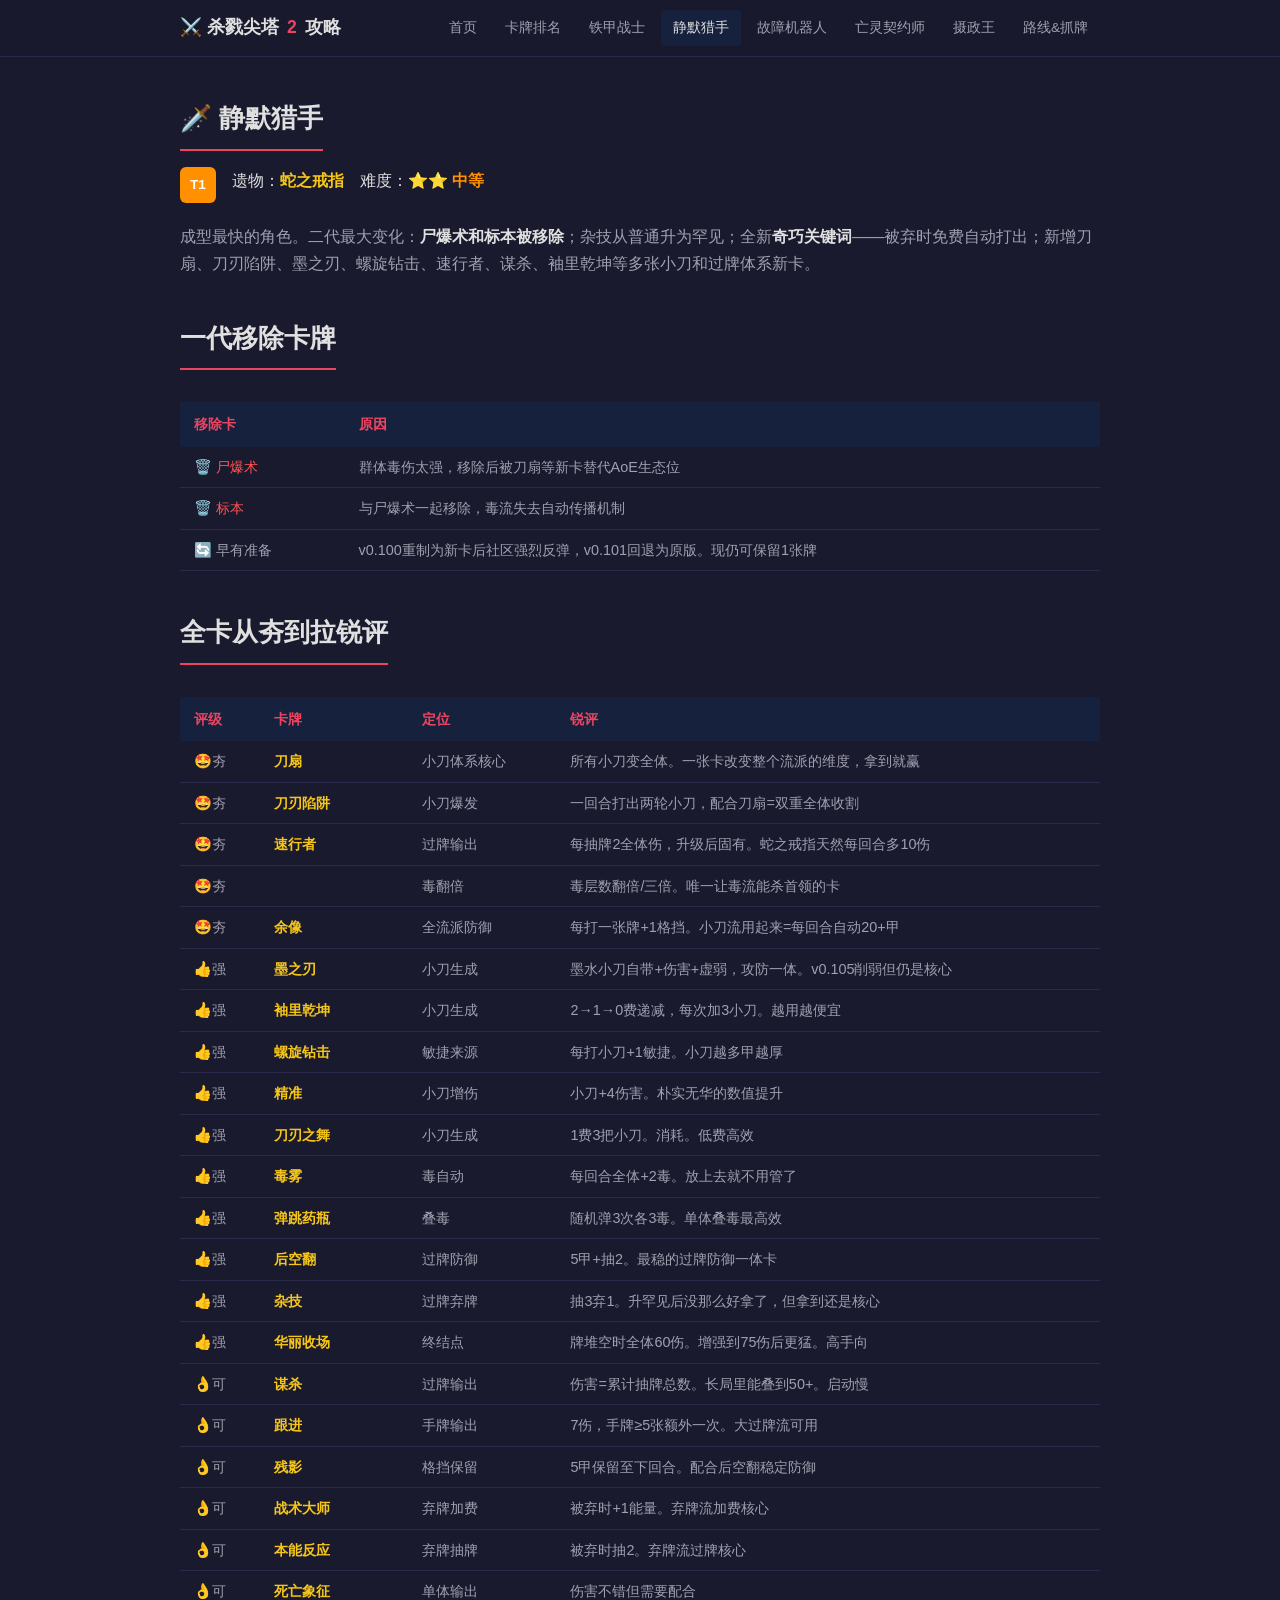
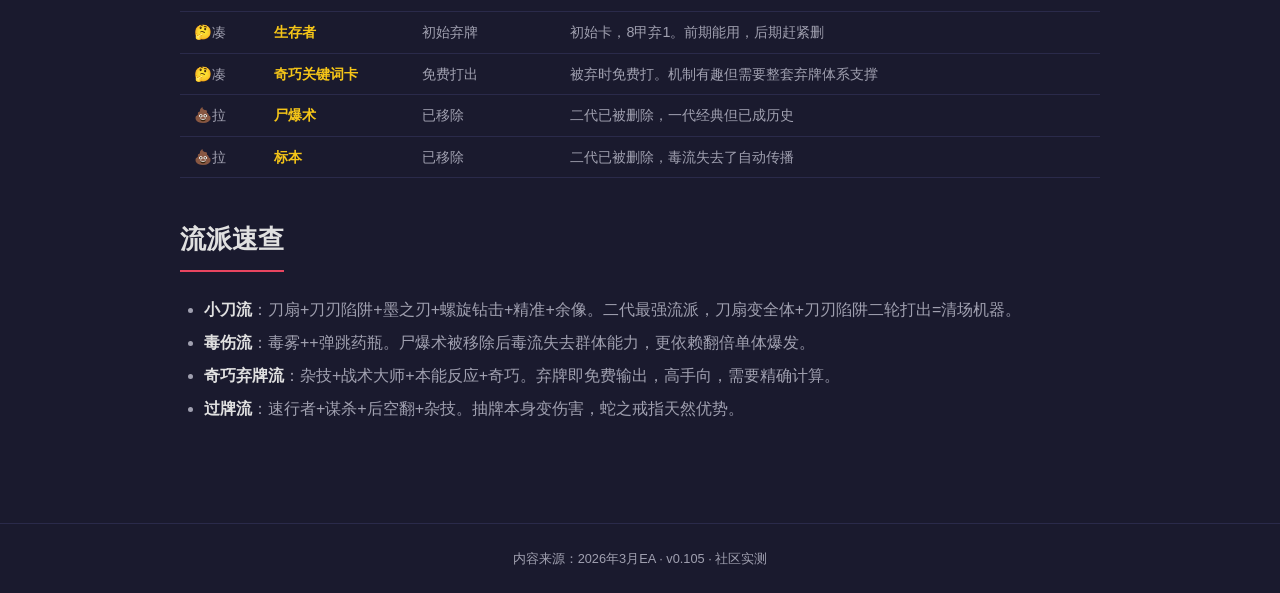
<file: silent.html>
<!DOCTYPE html>
<html lang="zh-CN">
<head>
<meta charset="UTF-8">
<meta name="viewport" content="width=device-width,initial-scale=1.0">
<title>静默猎手攻略 - 杀戮尖塔2 | 小刀流 · 毒伤流 · 奇巧弃牌流</title>
<meta name="description" content="杀戮尖塔2静默猎手v0.105攻略：全卡从夯到拉锐评。尸爆术移除、杂技升罕见、奇巧新关键词、刀扇等新卡。">
<meta property="og:title" content="静默猎手攻略 - 杀戮尖塔2 | 小刀流 · 毒伤流 · 奇巧弃牌流">
<meta property="og:description" content="v0.105：尸爆术/标本移除。杂技升罕见。新增刀扇/刀刃陷阱/墨之刃等。全卡锐评。">
<meta property="og:type" content="website"><meta property="og:locale" content="zh_CN">
<link rel="canonical" href="https://ksp1026-glitch.github.io/slay-the-spire2-guide/silent.html">
<link rel="stylesheet" href="style.css">
</head>
<body>
<nav class="navbar"><div class="inner">
<a href="index.html" class="logo">⚔️ 杀戮尖塔<span>2</span> 攻略</a>
<div class="nav-links">
<a href="index.html">首页</a><a href="cards.html">卡牌排名</a><a href="ironclad.html">铁甲战士</a><a href="silent.html" class="active">静默猎手</a><a href="defect.html">故障机器人</a><a href="necrobinder.html">亡灵契约师</a><a href="regent.html">摄政王</a><a href="strategy.html">路线&抓牌</a>
</div></div></nav>
<div class="content" style="margin-top:30px;">

<div class="section">
<h2>🗡️ 静默猎手</h2>
<div style="display:flex;gap:16px;flex-wrap:wrap;margin-bottom:20px;">
<span class="tier-badge tier-a">T1</span><span>遗物：<strong style="color:var(--gold);">蛇之戒指</strong></span><span>难度：<strong style="color:var(--orange);">⭐⭐ 中等</strong></span>
</div>
<p>成型最快的角色。二代最大变化：<strong>尸爆术和标本被移除</strong>；杂技从普通升为罕见；全新<strong>奇巧关键词</strong>——被弃时免费自动打出；新增刀扇、刀刃陷阱、墨之刃、螺旋钻击、速行者、谋杀、袖里乾坤等多张小刀和过牌体系新卡。</p>
</div>

<div class="section">
<h2>一代移除卡牌</h2>
<table class="card-table">
<thead><tr><th>移除卡</th><th>原因</th></tr></thead>
<tbody>
<tr><td style="color:var(--red);">🗑️ 尸爆术</td><td>群体毒伤太强，移除后被刀扇等新卡替代AoE生态位</td></tr>
<tr><td style="color:var(--red);">🗑️ 标本</td><td>与尸爆术一起移除，毒流失去自动传播机制</td></tr>
<tr><td>🔄 早有准备</td><td>v0.100重制为新卡后社区强烈反弹，v0.101回退为原版。现仍可保留1张牌</td></tr>
</tbody>
</table>
</div>

<div class="section">
<h2>全卡从夯到拉锐评</h2>
<table class="card-table">
<thead><tr><th>评级</th><th>卡牌</th><th>定位</th><th>锐评</th></tr></thead>
<tbody>
<tr><td>🤩夯</td><td class="card-name">刀扇</td><td>小刀体系核心</td><td>所有小刀变全体。一张卡改变整个流派的维度，拿到就赢</td></tr>
<tr><td>🤩夯</td><td class="card-name">刀刃陷阱</td><td>小刀爆发</td><td>一回合打出两轮小刀，配合刀扇=双重全体收割</td></tr>
<tr><td>🤩夯</td><td class="card-name">速行者</td><td>过牌输出</td><td>每抽牌2全体伤，升级后固有。蛇之戒指天然每回合多10伤</td></tr>
<tr><td>🤩夯</td><td class="card-name"></td><td>毒翻倍</td><td>毒层数翻倍/三倍。唯一让毒流能杀首领的卡</td></tr>
<tr><td>🤩夯</td><td class="card-name">余像</td><td>全流派防御</td><td>每打一张牌+1格挡。小刀流用起来=每回合自动20+甲</td></tr>
<tr><td>👍强</td><td class="card-name">墨之刃</td><td>小刀生成</td><td>墨水小刀自带+伤害+虚弱，攻防一体。v0.105削弱但仍是核心</td></tr>
<tr><td>👍强</td><td class="card-name">袖里乾坤</td><td>小刀生成</td><td>2→1→0费递减，每次加3小刀。越用越便宜</td></tr>
<tr><td>👍强</td><td class="card-name">螺旋钻击</td><td>敏捷来源</td><td>每打小刀+1敏捷。小刀越多甲越厚</td></tr>
<tr><td>👍强</td><td class="card-name">精准</td><td>小刀增伤</td><td>小刀+4伤害。朴实无华的数值提升</td></tr>
<tr><td>👍强</td><td class="card-name">刀刃之舞</td><td>小刀生成</td><td>1费3把小刀。消耗。低费高效</td></tr>
<tr><td>👍强</td><td class="card-name">毒雾</td><td>毒自动</td><td>每回合全体+2毒。放上去就不用管了</td></tr>
<tr><td>👍强</td><td class="card-name">弹跳药瓶</td><td>叠毒</td><td>随机弹3次各3毒。单体叠毒最高效</td></tr>
<tr><td>👍强</td><td class="card-name">后空翻</td><td>过牌防御</td><td>5甲+抽2。最稳的过牌防御一体卡</td></tr>
<tr><td>👍强</td><td class="card-name">杂技</td><td>过牌弃牌</td><td>抽3弃1。升罕见后没那么好拿了，但拿到还是核心</td></tr>
<tr><td>👍强</td><td class="card-name">华丽收场</td><td>终结点</td><td>牌堆空时全体60伤。增强到75伤后更猛。高手向</td></tr>
<tr><td>👌可</td><td class="card-name">谋杀</td><td>过牌输出</td><td>伤害=累计抽牌总数。长局里能叠到50+。启动慢</td></tr>
<tr><td>👌可</td><td class="card-name">跟进</td><td>手牌输出</td><td>7伤，手牌≥5张额外一次。大过牌流可用</td></tr>
<tr><td>👌可</td><td class="card-name">残影</td><td>格挡保留</td><td>5甲保留至下回合。配合后空翻稳定防御</td></tr>
<tr><td>👌可</td><td class="card-name">战术大师</td><td>弃牌加费</td><td>被弃时+1能量。弃牌流加费核心</td></tr>
<tr><td>👌可</td><td class="card-name">本能反应</td><td>弃牌抽牌</td><td>被弃时抽2。弃牌流过牌核心</td></tr>
<tr><td>👌可</td><td class="card-name">死亡象征</td><td>单体输出</td><td>伤害不错但需要配合</td></tr>
<tr><td>🤔凑</td><td class="card-name">生存者</td><td>初始弃牌</td><td>初始卡，8甲弃1。前期能用，后期赶紧删</td></tr>
<tr><td>🤔凑</td><td class="card-name">奇巧关键词卡</td><td>免费打出</td><td>被弃时免费打。机制有趣但需要整套弃牌体系支撑</td></tr>
<tr><td>💩拉</td><td class="card-name">尸爆术</td><td>已移除</td><td>二代已被删除，一代经典但已成历史</td></tr>
<tr><td>💩拉</td><td class="card-name">标本</td><td>已移除</td><td>二代已被删除，毒流失去了自动传播</td></tr>
</tbody>
</table>
</div>

<div class="section">
<h2>流派速查</h2>
<ul>
<li><strong>小刀流</strong>：刀扇+刀刃陷阱+墨之刃+螺旋钻击+精准+余像。二代最强流派，刀扇变全体+刀刃陷阱二轮打出=清场机器。</li>
<li><strong>毒伤流</strong>：毒雾++弹跳药瓶。尸爆术被移除后毒流失去群体能力，更依赖翻倍单体爆发。</li>
<li><strong>奇巧弃牌流</strong>：杂技+战术大师+本能反应+奇巧。弃牌即免费输出，高手向，需要精确计算。</li>
<li><strong>过牌流</strong>：速行者+谋杀+后空翻+杂技。抽牌本身变伤害，蛇之戒指天然优势。</li>
</ul>
</div>

</div>
<footer class="footer"><p>内容来源：2026年3月EA · v0.105 · 社区实测</p></footer>
</body>
</html>
</file>
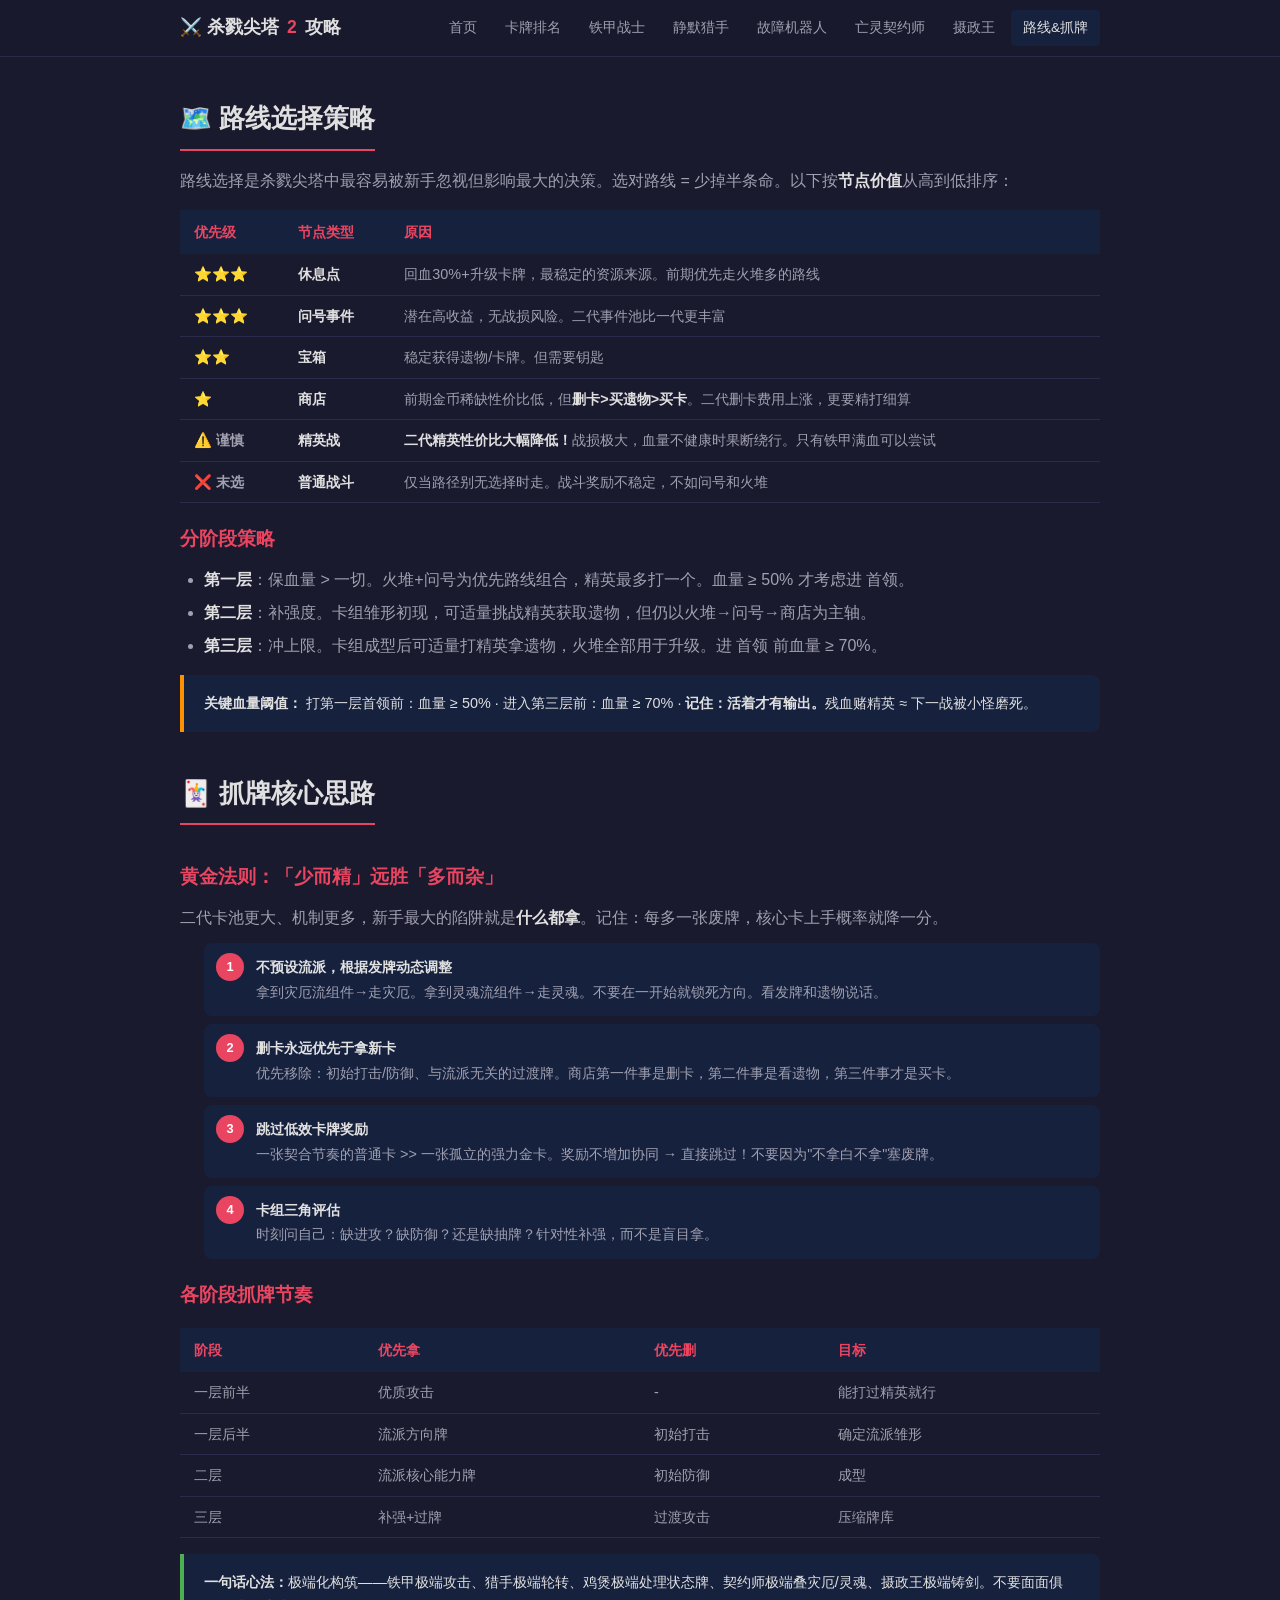
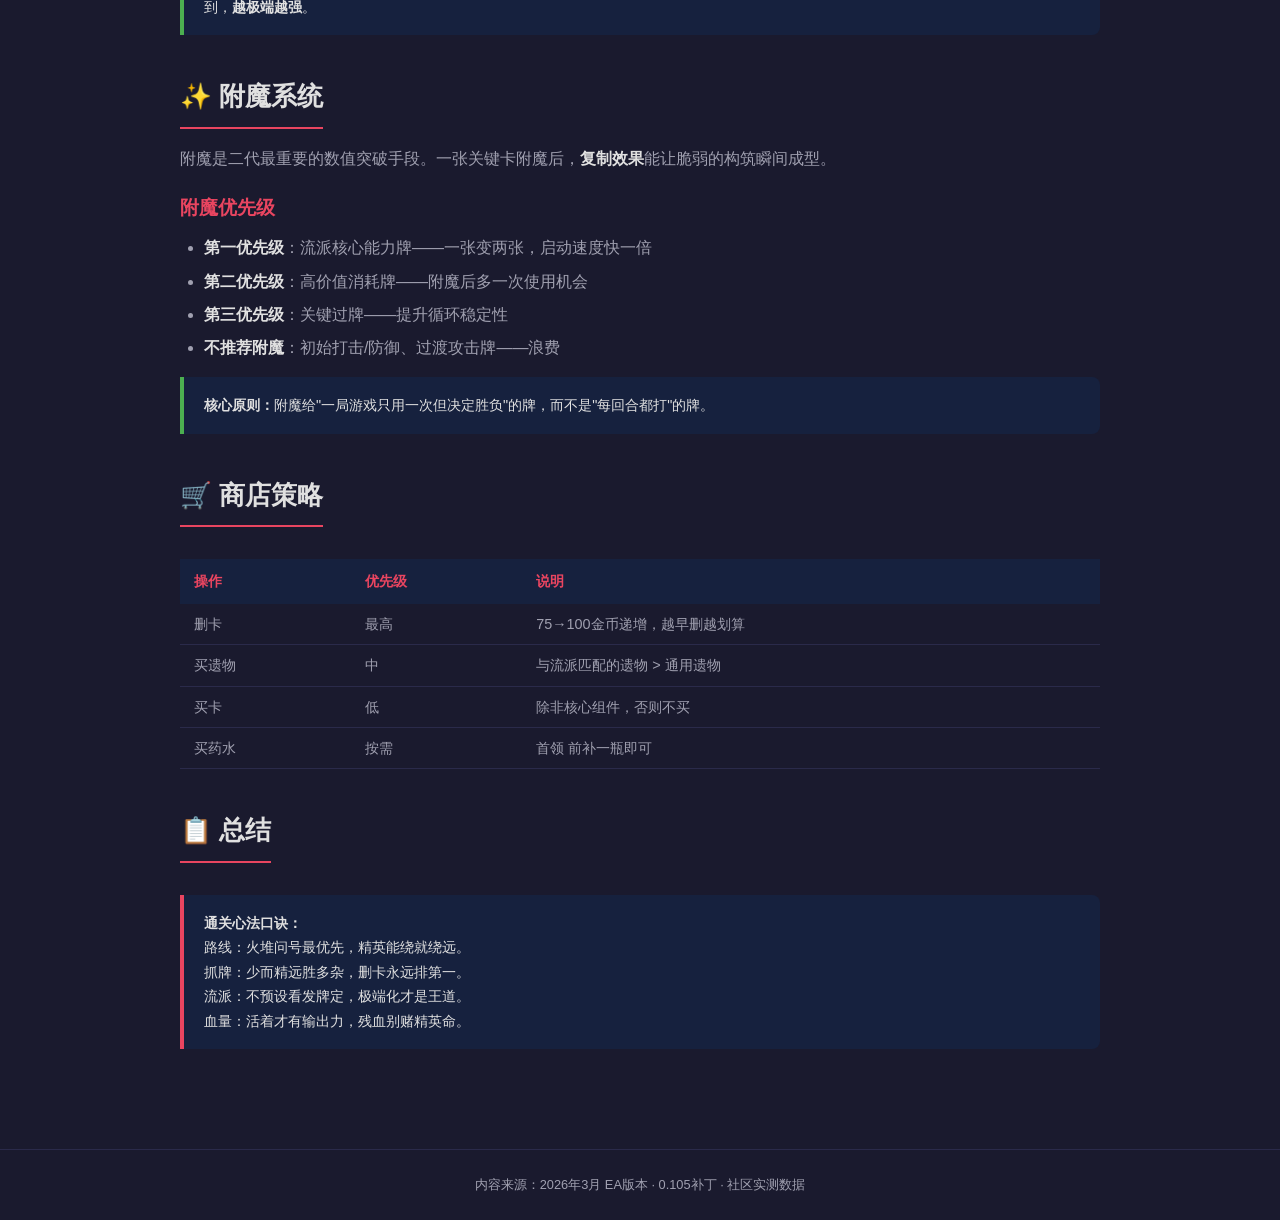
<file: strategy.html>
<!DOCTYPE html>
<html lang="zh-CN">
<head>
 <meta charset="UTF-8">
 <meta name="viewport" content="width=device-width, initial-scale=1.0">
 <title>路线选择 & 抓牌思路 - 杀戮尖塔2通关攻略</title>
 <meta name="description" content="杀戮尖塔2路线选择策略和抓牌思路详解：火堆问号优先级、精英战收益分析、少而精的黄金法则、附魔系统、删卡节奏。从新手到高进阶的通用技巧。">
 <meta property="og:title" content="路线选择 & 抓牌思路 - 杀戮尖塔2通关攻略">
 <meta property="og:description" content="路线选择优先级、抓牌黄金法则、附魔系统详解。少而精远胜多而杂，删卡优先于拿卡。">
 <meta property="og:type" content="website">
 <meta property="og:locale" content="zh_CN">
 <link rel="canonical" href="https://ksp1026-glitch.github.io/slay-the-spire2-guide/strategy.html">
 <link rel="stylesheet" href="style.css">
</head>
<body>

<nav class="navbar">
 <div class="inner">
 <a href="index.html" class="logo">⚔️ 杀戮尖塔<span>2</span> 攻略</a>
 <div class="nav-links">
 <a href="index.html">首页</a>
 <a href="cards.html">卡牌排名</a><a href="ironclad.html">铁甲战士</a>
 <a href="silent.html">静默猎手</a>
 <a href="defect.html">故障机器人</a>
 <a href="necrobinder.html">亡灵契约师</a>
 <a href="regent.html">摄政王</a>
 <a href="strategy.html" class="active">路线&抓牌</a>
 </div>
 </div>
</nav>

<div class="content" style="margin-top:30px;">

 <!-- 路线选择 -->
 <div class="section" id="route">
 <h2>🗺️ 路线选择策略</h2>
 <p>路线选择是杀戮尖塔中最容易被新手忽视但影响最大的决策。选对路线 = 少掉半条命。以下按<strong>节点价值</strong>从高到低排序：</p>

 <table class="card-table">
 <thead><tr><th>优先级</th><th>节点类型</th><th>原因</th></tr></thead>
 <tbody>
 <tr><td style="color:var;font-weight:800;">⭐⭐⭐</td><td><strong>休息点</strong></td><td>回血30%+升级卡牌，最稳定的资源来源。前期优先走火堆多的路线</td></tr>
 <tr><td style="color:var;font-weight:800;">⭐⭐⭐</td><td><strong>问号事件</strong></td><td>潜在高收益，无战损风险。二代事件池比一代更丰富</td></tr>
 <tr><td style="color:var;font-weight:800;">⭐⭐</td><td><strong>宝箱</strong></td><td>稳定获得遗物/卡牌。但需要钥匙</td></tr>
 <tr><td style="color:var;font-weight:800;">⭐</td><td><strong>商店</strong></td><td>前期金币稀缺性价比低，但<strong>删卡>买遗物>买卡</strong>。二代删卡费用上涨，更要精打细算</td></tr>
 <tr><td style="color:var;font-weight:800;">⚠️ 谨慎</td><td><strong>精英战</strong></td><td><strong>二代精英性价比大幅降低！</strong>战损极大，血量不健康时果断绕行。只有铁甲满血可以尝试</td></tr>
 <tr><td style="color:var;font-weight:800;">❌ 末选</td><td><strong>普通战斗</strong></td><td>仅当路径别无选择时走。战斗奖励不稳定，不如问号和火堆</td></tr>
 </tbody>
 </table>

 <h3>分阶段策略</h3>
 <ul>
 <li><strong>第一层</strong>：保血量 > 一切。火堆+问号为优先路线组合，精英最多打一个。血量 ≥ 50% 才考虑进 首领。</li>
 <li><strong>第二层</strong>：补强度。卡组雏形初现，可适量挑战精英获取遗物，但仍以火堆→问号→商店为主轴。</li>
 <li><strong>第三层</strong>：冲上限。卡组成型后可适量打精英拿遗物，火堆全部用于升级。进 首领 前血量 ≥ 70%。</li>
 </ul>

 <div class="info-box warn">
 <strong>关键血量阈值：</strong>
 打第一层首领前：血量 ≥ 50% · 进入第三层前：血量 ≥ 70% · <strong>记住：活着才有输出。</strong>残血赌精英 ≈ 下一战被小怪磨死。
 </div>
 </div>

 <!-- 抓牌思路 -->
 <div class="section" id="pick">
 <h2>🃏 抓牌核心思路</h2>

 <h3>黄金法则：「少而精」远胜「多而杂」</h3>
 <p>二代卡池更大、机制更多，新手最大的陷阱就是<strong>什么都拿</strong>。记住：每多一张废牌，核心卡上手概率就降一分。</p>

 <ol class="flow-steps">
 <li><strong>不预设流派，根据发牌动态调整</strong><br>拿到灾厄流组件→走灾厄。拿到灵魂流组件→走灵魂。不要在一开始就锁死方向。看发牌和遗物说话。</li>
 <li><strong>删卡永远优先于拿新卡</strong><br>优先移除：初始打击/防御、与流派无关的过渡牌。商店第一件事是删卡，第二件事是看遗物，第三件事才是买卡。</li>
 <li><strong>跳过低效卡牌奖励</strong><br>一张契合节奏的普通卡 >> 一张孤立的强力金卡。奖励不增加协同 → 直接跳过！不要因为"不拿白不拿"塞废牌。</li>
 <li><strong>卡组三角评估</strong><br>时刻问自己：缺进攻？缺防御？还是缺抽牌？针对性补强，而不是盲目拿。</li>
 </ol>

 <h3>各阶段抓牌节奏</h3>
 <table class="card-table">
 <thead><tr><th>阶段</th><th>优先拿</th><th>优先删</th><th>目标</th></tr></thead>
 <tbody>
 <tr><td>一层前半</td><td>优质攻击</td><td>-</td><td>能打过精英就行</td></tr>
 <tr><td>一层后半</td><td>流派方向牌</td><td>初始打击</td><td>确定流派雏形</td></tr>
 <tr><td>二层</td><td>流派核心能力牌</td><td>初始防御</td><td>成型</td></tr>
 <tr><td>三层</td><td>补强+过牌</td><td>过渡攻击</td><td>压缩牌库</td></tr>
 </tbody>
 </table>

 <div class="info-box tip"><strong>一句话心法：</strong>极端化构筑——铁甲极端攻击、猎手极端轮转、鸡煲极端处理状态牌、契约师极端叠灾厄/灵魂、摄政王极端铸剑。不要面面俱到，<strong>越极端越强</strong>。</div>
 </div>

 <!-- 附魔系统 -->
 <div class="section" id="enchant">
 <h2>✨ 附魔系统</h2>
 <p>附魔是二代最重要的数值突破手段。一张关键卡附魔后，<strong>复制效果</strong>能让脆弱的构筑瞬间成型。</p>

 <h3>附魔优先级</h3>
 <ul>
 <li><strong>第一优先级</strong>：流派核心能力牌——一张变两张，启动速度快一倍</li>
 <li><strong>第二优先级</strong>：高价值消耗牌——附魔后多一次使用机会</li>
 <li><strong>第三优先级</strong>：关键过牌——提升循环稳定性</li>
 <li><strong>不推荐附魔</strong>：初始打击/防御、过渡攻击牌——浪费</li>
 </ul>

 <div class="info-box tip"><strong>核心原则：</strong>附魔给"一局游戏只用一次但决定胜负"的牌，而不是"每回合都打"的牌。</div>
 </div>

 <!-- 商店策略 -->
 <div class="section" id="shop">
 <h2>🛒 商店策略</h2>
 <table class="card-table">
 <thead><tr><th>操作</th><th>优先级</th><th>说明</th></tr></thead>
 <tbody>
 <tr><td>删卡</td><td style="color:var;">最高</td><td>75→100金币递增，越早删越划算</td></tr>
 <tr><td>买遗物</td><td style="color:var;">中</td><td>与流派匹配的遗物 > 通用遗物</td></tr>
 <tr><td>买卡</td><td style="color:var;">低</td><td>除非核心组件，否则不买</td></tr>
 <tr><td>买药水</td><td style="color:var;">按需</td><td>首领 前补一瓶即可</td></tr>
 </tbody>
 </table>
 </div>

 <!-- 总结 -->
 <div class="section">
 <h2>📋 总结</h2>
 <div class="info-box">
 <strong>通关心法口诀：</strong><br>
 路线：火堆问号最优先，精英能绕就绕远。<br>
 抓牌：少而精远胜多杂，删卡永远排第一。<br>
 流派：不预设看发牌定，极端化才是王道。<br>
 血量：活着才有输出力，残血别赌精英命。
 </div>
 </div>

</div>

<footer class="footer"><p>内容来源：2026年3月 EA版本 · 0.105补丁 · 社区实测数据</p></footer>
</body>
</html>
</file>
<file: style.css>
* {
  margin: 0;
  padding: 0;
  box-sizing: border-box;
}

:root {
  --bg: #1a1a2e;
  --bg-card: #16213e;
  --bg-card-hover: #1c2a4a;
  --text: #e0e0e0;
  --text-muted: #a0a0b0;
  --accent: #e94560;
  --accent2: #0f3460;
  --gold: #f5c518;
  --green: #4caf50;
  --blue: #4a9eff;
  --purple: #b388ff;
  --red: #ff5252;
  --orange: #ff9100;
  --border: #2a2a4a;
  --radius: 8px;
  --max-w: 960px;
}

body {
  font-family: -apple-system, BlinkMacSystemFont, "Segoe UI", Roboto, "Helvetica Neue", Arial, sans-serif;
  background: var(--bg);
  color: var(--text);
  line-height: 1.7;
  min-height: 100vh;
}

a { color: var(--accent); text-decoration: none; }
a:hover { text-decoration: underline; }

/* ===== Navbar ===== */
.navbar {
  background: rgba(26, 26, 46, 0.95);
  backdrop-filter: blur(10px);
  border-bottom: 1px solid var(--border);
  position: sticky;
  top: 0;
  z-index: 100;
}
.navbar .inner {
  max-width: var(--max-w);
  margin: 0 auto;
  padding: 0 20px;
  display: flex;
  align-items: center;
  justify-content: space-between;
  height: 56px;
}
.navbar .logo {
  font-size: 1.1rem;
  font-weight: 700;
  color: var(--text);
  display: flex;
  align-items: center;
  gap: 8px;
}
.navbar .logo span { color: var(--accent); }
.nav-links { display: flex; gap: 4px; flex-wrap: wrap; justify-content: flex-end; }
.nav-links a {
  color: var(--text-muted);
  padding: 6px 12px;
  border-radius: 4px;
  font-size: 0.85rem;
  transition: all 0.2s;
}
.nav-links a:hover, .nav-links a.active {
  color: var(--text);
  background: var(--bg-card);
  text-decoration: none;
}

/* ===== Hero ===== */
.hero {
  text-align: center;
  padding: 60px 20px 40px;
  max-width: var(--max-w);
  margin: 0 auto;
}
.hero h1 {
  font-size: 2.5rem;
  font-weight: 800;
  margin-bottom: 12px;
  background: linear-gradient(135deg, var(--accent), var(--gold));
  -webkit-background-clip: text;
  -webkit-text-fill-color: transparent;
  background-clip: text;
}
.hero p {
  color: var(--text-muted);
  font-size: 1.1rem;
  max-width: 600px;
  margin: 0 auto;
}

/* ===== Content ===== */
.content {
  max-width: var(--max-w);
  margin: 0 auto;
  padding: 0 20px 60px;
}

/* ===== Cards ===== */
.card-grid {
  display: grid;
  grid-template-columns: repeat(auto-fill, minmax(280px, 1fr));
  gap: 16px;
  margin: 24px 0;
}
.card {
  background: var(--bg-card);
  border: 1px solid var(--border);
  border-radius: var(--radius);
  padding: 24px;
  transition: all 0.2s;
}
.card:hover {
  background: var(--bg-card-hover);
  border-color: var(--accent);
  transform: translateY(-2px);
}
.card h3 { font-size: 1.15rem; margin-bottom: 8px; color: var(--text); }
.card p { color: var(--text-muted); font-size: 0.9rem; line-height: 1.6; }
.card .tag {
  display: inline-block;
  padding: 2px 10px;
  border-radius: 100px;
  font-size: 0.75rem;
  font-weight: 600;
  margin-bottom: 10px;
}
.tag-s { background: rgba(244, 67, 54, 0.2); color: var(--red); }
.tag-a { background: rgba(255, 145, 0, 0.2); color: var(--orange); }
.tag-b { background: rgba(76, 175, 80, 0.2); color: var(--green); }
.tag-c { background: rgba(158, 158, 158, 0.2); color: #9e9e9e; }

/* ===== Tier Table ===== */
.tier-table { width: 100%; border-collapse: collapse; margin: 24px 0; border-radius: var(--radius); overflow: hidden; }
.tier-table th, .tier-table td { padding: 12px 16px; text-align: left; }
.tier-table th { background: var(--bg-card); color: var(--text-muted); font-size: 0.8rem; text-transform: uppercase; letter-spacing: 1px; }
.tier-table td { border-bottom: 1px solid var(--border); font-size: 0.95rem; }
.tier-table tr:hover td { background: var(--bg-card-hover); }
.tier-badge {
  display: inline-block;
  width: 36px;
  height: 36px;
  line-height: 36px;
  text-align: center;
  border-radius: 6px;
  font-weight: 800;
  font-size: 0.85rem;
}
.tier-s { background: var(--red); color: #fff; }
.tier-a { background: var(--orange); color: #fff; }
.tier-b { background: var(--green); color: #fff; }
.tier-c { background: #555; color: #fff; }

/* ===== Section ===== */
.section { margin: 40px 0; }
.section h2 {
  font-size: 1.6rem;
  margin-bottom: 16px;
  padding-bottom: 8px;
  border-bottom: 2px solid var(--accent);
  display: inline-block;
}
.section h3 { font-size: 1.2rem; margin: 20px 0 10px; color: var(--accent); }
.section p { margin-bottom: 12px; color: var(--text-muted); }
.section ul, .section ol { margin: 8px 0 16px 24px; color: var(--text-muted); }
.section li { margin-bottom: 6px; }
.section strong { color: var(--text); }

/* ===== Info Box ===== */
.info-box {
  background: var(--bg-card);
  border-left: 4px solid var(--accent);
  padding: 16px 20px;
  border-radius: 0 var(--radius) var(--radius) 0;
  margin: 16px 0;
  font-size: 0.9rem;
}
.info-box.warn { border-left-color: var(--orange); }
.info-box.tip { border-left-color: var(--green); }

/* ===== Card Table ===== */
.card-table {
  width: 100%;
  border-collapse: collapse;
  margin: 16px 0;
  font-size: 0.9rem;
}
.card-table th {
  background: var(--bg-card);
  padding: 10px 14px;
  text-align: left;
  color: var(--accent);
  font-weight: 600;
}
.card-table td {
  padding: 8px 14px;
  border-bottom: 1px solid var(--border);
  color: var(--text-muted);
}
.card-table tr:hover td { background: var(--bg-card-hover); }
.card-table .card-name { color: var(--gold); font-weight: 600; }

/* ===== Flow Steps ===== */
.flow-steps { counter-reset: step; list-style: none; margin: 16px 0; padding: 0; }
.flow-steps li {
  counter-increment: step;
  padding: 12px 16px 12px 52px;
  position: relative;
  margin-bottom: 8px;
  background: var(--bg-card);
  border-radius: var(--radius);
  color: var(--text-muted);
  font-size: 0.9rem;
}
.flow-steps li::before {
  content: counter(step);
  position: absolute;
  left: 12px;
  top: 10px;
  width: 28px;
  height: 28px;
  line-height: 28px;
  text-align: center;
  background: var(--accent);
  color: #fff;
  border-radius: 50%;
  font-weight: 700;
  font-size: 0.8rem;
}

/* ===== Footer ===== */
.footer {
  text-align: center;
  padding: 24px;
  color: var(--text-muted);
  font-size: 0.8rem;
  border-top: 1px solid var(--border);
}

/* ===== Responsive ===== */
@media (max-width: 768px) {
  .hero h1 { font-size: 1.8rem; }
  .nav-links { display: none; }
  .card-grid { grid-template-columns: 1fr; }
}
</file>
